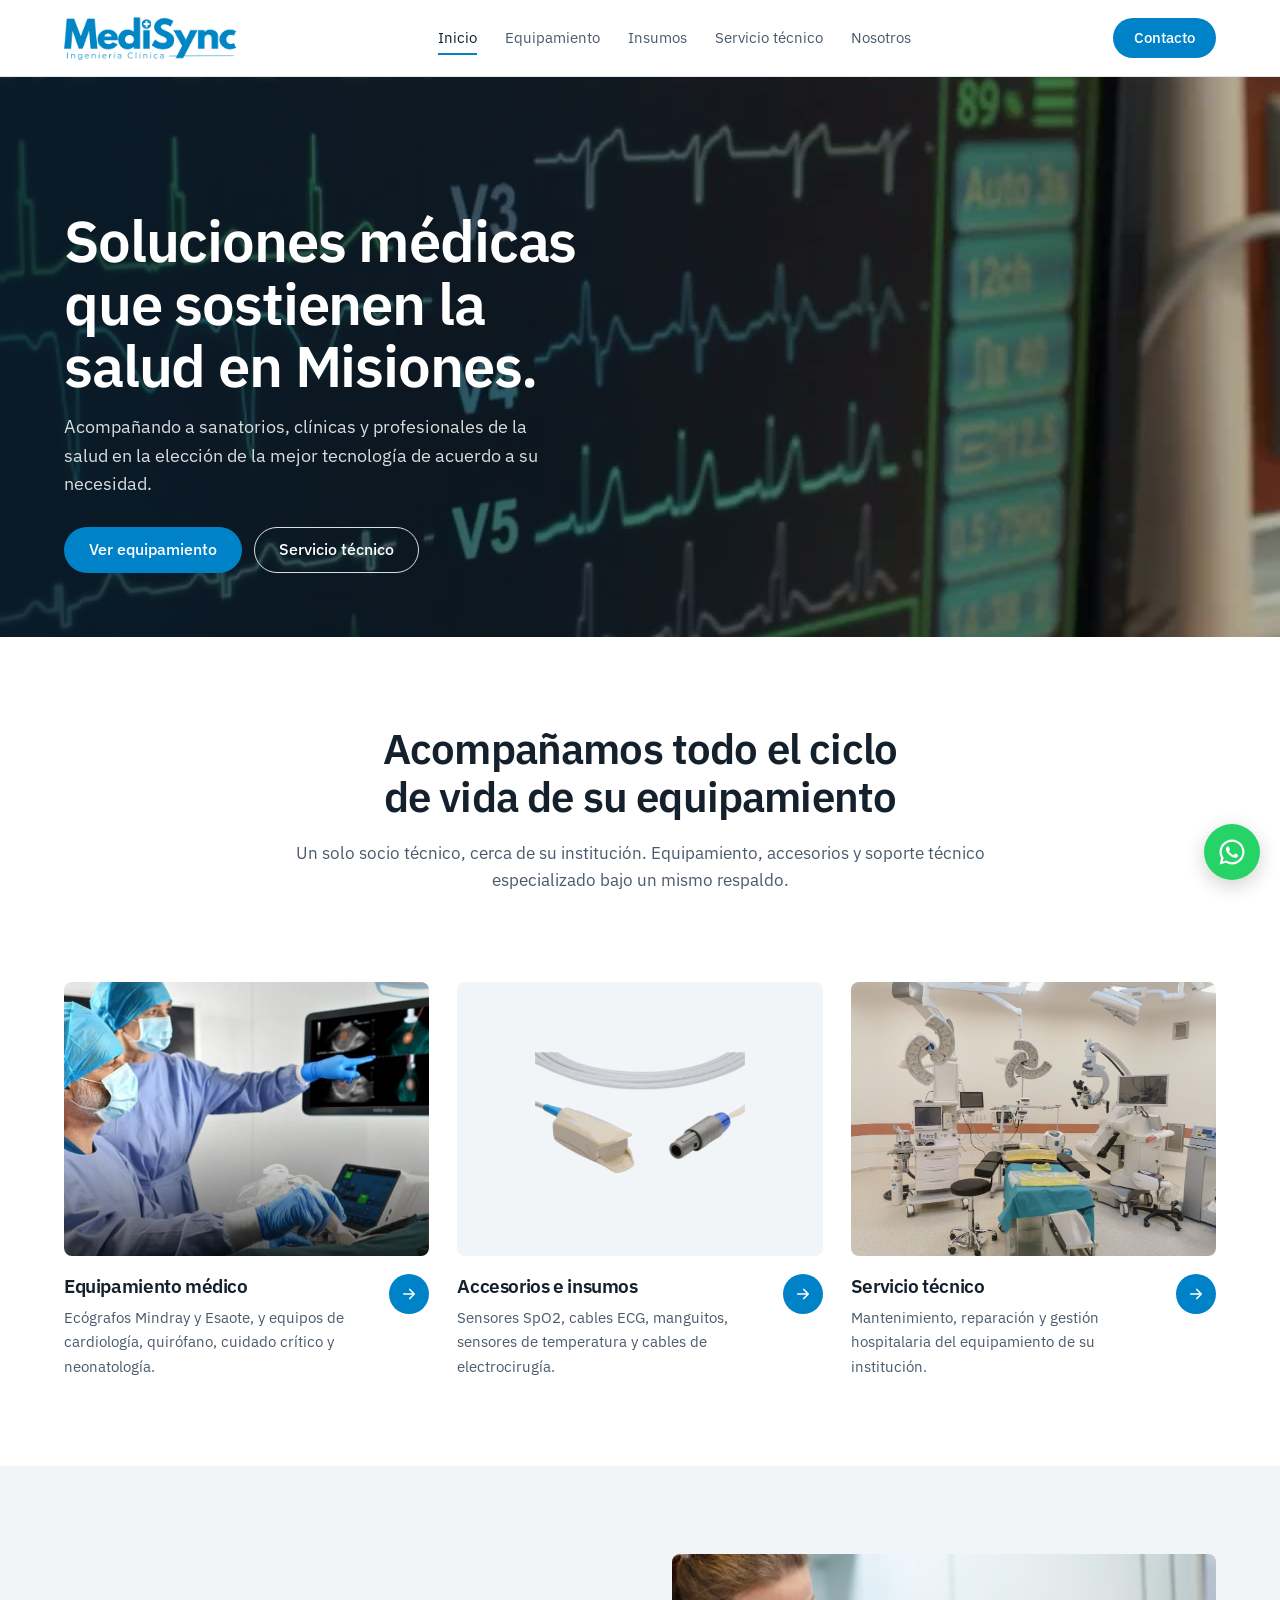
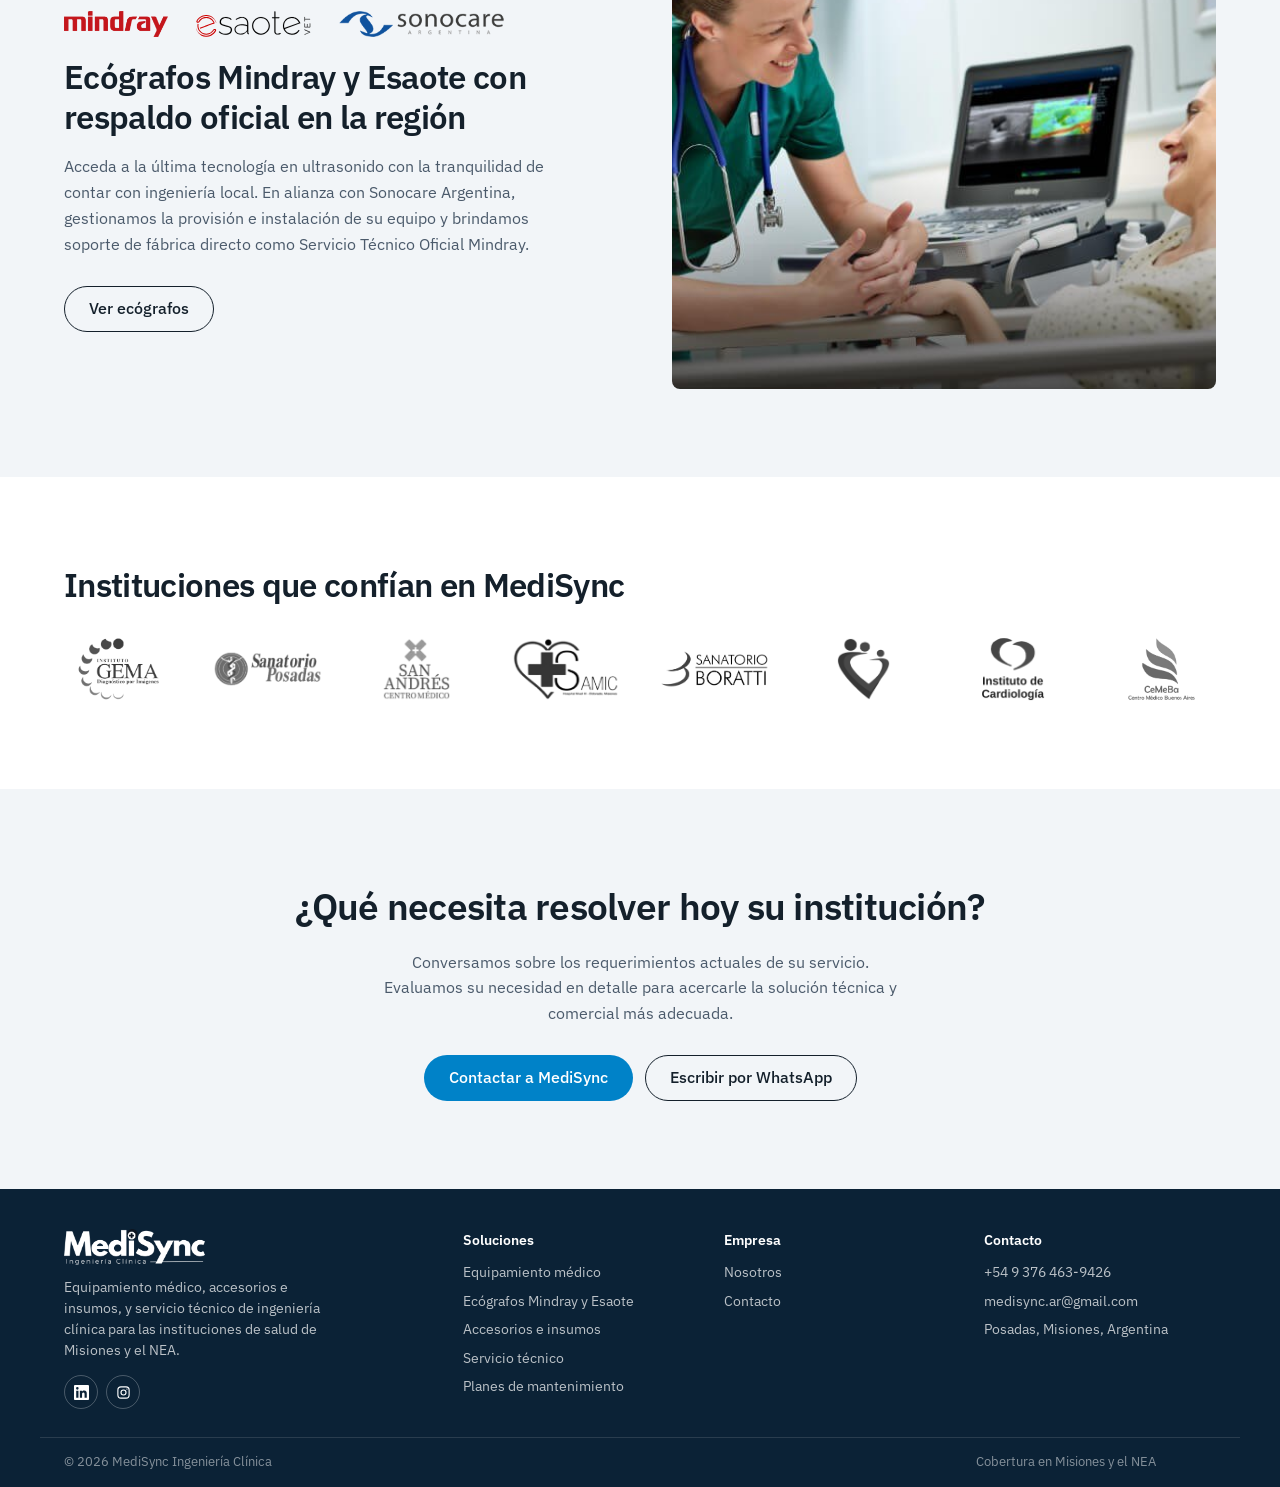
<file: index.html>
<!doctype html>
<html lang="es">
<head>
<meta charset="utf-8">
<meta name="viewport" content="width=device-width, initial-scale=1, viewport-fit=cover">
<title>MediSync | Equipamiento médico, insumos y servicio técnico – Misiones</title>
<meta name="description" content="Venta de equipamiento médico, accesorios e insumos, y servicio técnico de ingeniería clínica en Misiones.">
<meta property="og:type" content="website">
<meta property="og:locale" content="es_AR">
<meta property="og:site_name" content="MediSync Ingeniería Clínica">
<meta property="og:title" content="MediSync | Equipamiento médico, insumos y servicio técnico – Misiones">
<meta property="og:description" content="Venta de equipamiento médico, accesorios e insumos, y servicio técnico de ingeniería clínica en Misiones.">
<meta property="og:image" content="img/logo1.png">
<meta property="og:url" content="https://medisync.com.ar/index.html">
<meta name="twitter:card" content="summary">
<link rel="icon" type="image/x-icon" href="img/favicon.ico">
<link rel="canonical" href="https://medisync.com.ar/index.html">
<script type="application/ld+json">
{
  "@context": "https://schema.org",
  "@type": "MedicalBusiness",
  "name": "MediSync Ingeniería Clínica",
  "image": "img/logo1.png",
  "description": "Venta de equipamiento médico, accesorios e insumos, y servicio técnico de ingeniería clínica en Misiones y el NEA.",
  "url": "https://medisync.com.ar/",
  "telephone": "+543764639426",
  "email": "medisync.ar@gmail.com",
  "address": {
    "@type": "PostalAddress",
    "addressLocality": "Posadas",
    "addressRegion": "Misiones",
    "addressCountry": "AR"
  },
  "areaServed": {
    "@type": "State",
    "name": "Misiones"
  },
  "sameAs": [
    "https://www.instagram.com/medi.sync",
    "https://www.linkedin.com/company/medi-sync-arg"
  ]
}
</script>
<!-- Meta Pixel Code -->
<script>
!function(f,b,e,v,n,t,s)
{if(f.fbq)return;n=f.fbq=function(){n.callMethod?
n.callMethod.apply(n,arguments):n.queue.push(arguments)};
if(!f._fbq)f._fbq=n;n.push=n;n.loaded=!0;n.version='2.0';
n.queue=[];t=b.createElement(e);t.async=!0;
t.src=v;s=b.getElementsByTagName(e)[0];
s.parentNode.insertBefore(t,s)}(window, document,'script',
'https://connect.facebook.net/en_US/fbevents.js');
fbq('init', '1531481185148604');
fbq('track', 'PageView');
</script>
<noscript><img height="1" width="1" style="display:none"
src="https://www.facebook.com/tr?id=1531481185148604&ev=PageView&noscript=1"
/></noscript>
<!-- End Meta Pixel Code -->
<link rel="preconnect" href="https://fonts.googleapis.com">
<link rel="preconnect" href="https://fonts.gstatic.com" crossorigin>
<link href="https://fonts.googleapis.com/css2?family=IBM+Plex+Sans:wght@400;500;600&display=swap" rel="stylesheet">
<link rel="stylesheet" href="styles.css">
</head>
<body>
<header class="site">
  <div class="wrap nav">
    <a href="index.html" aria-label="MediSync, inicio"><img src="img/logo-header.png" alt="MediSync Ingeniería Clínica"></a>
    <ul><li><a href="index.html" aria-current="page">Inicio</a></li><li><a href="equipos.html">Equipamiento</a></li><li><a href="tienda.html">Insumos</a></li><li><a href="servicios.html">Servicio técnico</a></li><li><a href="nosotros.html">Nosotros</a></li></ul>
    <a class="btn btn-primary" href="contacto.html">Contacto</a>
    <button class="menu-btn" type="button" aria-label="Abrir menú" aria-expanded="false" aria-controls="mmenu"><svg viewBox="0 0 24 24" fill="none" stroke="currentColor" stroke-width="2" stroke-linecap="round"><path d="M4 7h16M4 12h16M4 17h16"/></svg></button>
  </div>
  <nav class="mobile-menu" id="mmenu" aria-label="Menú"><a href="index.html" aria-current="page">Inicio</a><a href="equipos.html">Equipamiento</a><a href="tienda.html">Insumos</a><a href="servicios.html">Servicio técnico</a><a href="nosotros.html">Nosotros</a><a href="contacto.html">Contacto</a></nav>
</header>


<section class="hero tall has-poster" style="background-image:url('img/hero-poster.jpg')">
  <video autoplay muted loop playsinline preload="auto" poster="img/hero-poster.jpg" aria-hidden="true"><source src="img/hero.mp4" type="video/mp4"></video>
  <div class="wrap">
    <h1 style="max-width:18ch">Soluciones médicas que sostienen la salud en Misiones.</h1>
    <p>Acompañando a sanatorios, clínicas y profesionales de la salud en la elección de la mejor tecnología de acuerdo a su necesidad.</p>
    <div class="actions"><a class="btn btn-primary" href="equipos.html">Ver equipamiento</a><a class="btn btn-outline-light" href="servicios.html">Servicio técnico</a></div>
  </div>
</section>

<section class="block">
  <div class="wrap intro">
    <h2>Acompañamos todo el ciclo de vida de su equipamiento</h2>
    <p>Un solo socio técnico, cerca de su institución. Equipamiento, accesorios y soporte técnico especializado bajo un mismo respaldo.</p>
  </div>
</section>

<section class="block" style="padding-top:0">
  <div class="wrap">
    <div class="cats">
      <a class="cat" href="equipos.html"><div class="ph"><img src="img/mr-general.jpg" alt="Profesionales analizando imágenes en un monitor Mindray" loading="lazy"></div><div class="row"><div><h3>Equipamiento médico</h3><p>Ecógrafos Mindray y Esaote, y equipos de cardiología, quirófano, cuidado crítico y neonatología.</p></div><span class="arrow" aria-hidden="true"><svg viewBox="0 0 24 24" fill="none" stroke="currentColor" stroke-width="2.2" stroke-linecap="round" stroke-linejoin="round"><path d="M5 12h14M13 6l6 6-6 6"/></svg></span></div></a>
      <a class="cat" href="tienda.html"><div class="ph product"><img src="img/spo2.png" alt="Sensor de oximetría" loading="lazy"></div><div class="row"><div><h3>Accesorios e insumos</h3><p>Sensores SpO2, cables ECG, manguitos, sensores de temperatura y cables de electrocirugía.</p></div><span class="arrow" aria-hidden="true"><svg viewBox="0 0 24 24" fill="none" stroke="currentColor" stroke-width="2.2" stroke-linecap="round" stroke-linejoin="round"><path d="M5 12h14M13 6l6 6-6 6"/></svg></span></div></a>
      <a class="cat" href="servicios.html"><div class="ph"><img src="img/p-servicio.jpg" alt="Quirófano con lámparas y equipamiento" loading="lazy"></div><div class="row"><div><h3>Servicio técnico</h3><p>Mantenimiento, reparación y gestión hospitalaria del equipamiento de su institución.</p></div><span class="arrow" aria-hidden="true"><svg viewBox="0 0 24 24" fill="none" stroke="currentColor" stroke-width="2.2" stroke-linecap="round" stroke-linejoin="round"><path d="M5 12h14M13 6l6 6-6 6"/></svg></span></div></a>
    </div>
  </div>
</section>

<section class="block tinted">
  <div class="wrap">
    <div class="split"><div><div class="brand-row"><img src="img/marca-mindray.png" alt="Mindray" width="397" height="99"><img src="img/marca-esaote.svg" alt="Esaote" width="260" height="59"><img src="img/marca-sonocare.png" alt="Sonocare Argentina" width="241" height="38"></div><h2>Ecógrafos Mindray y Esaote con respaldo oficial en la región</h2><p>Acceda a la última tecnología en ultrasonido con la tranquilidad de contar con ingeniería local. En alianza con Sonocare Argentina, gestionamos la provisión e instalación de su equipo y brindamos soporte de fábrica directo como Servicio Técnico Oficial Mindray.</p><a class="btn btn-outline" href="equipos.html#ecografos">Ver ecógrafos</a></div><div class="ph"><img src="img/mr-cardio.jpg" alt="Profesional junto a una paciente y un ecógrafo portátil Mindray" loading="lazy"></div></div>
  </div>
</section>

<section class="block">
  <div class="wrap">
    <div class="head-row"><h2>Instituciones que confían en MediSync</h2></div>
    <div class="logos"><img src="img/sanatorio1.png" alt="Institución cliente 1" loading="lazy"><img src="img/sanatorio2.png" alt="Institución cliente 2" loading="lazy"><img src="img/sanatorio3.png" alt="Institución cliente 3" loading="lazy"><img src="img/sanatorio4.png" alt="Institución cliente 4" loading="lazy"><img src="img/sanatorio5.png" alt="Institución cliente 5" loading="lazy"><img src="img/sanatorio6.png" alt="Institución cliente 6" loading="lazy"><img src="img/sanatorio7.png" alt="Instituto de Cardiología y Cirugía Cardiovascular, Posadas" loading="lazy"><img src="img/sanatorio8.png" alt="CeMeBa, Centro Médico Buenos Aires" loading="lazy"></div>
  </div>
</section>
<section class="block tinted cta"><div class="wrap"><h2>¿Qué necesita resolver hoy su institución?</h2><p>Conversamos sobre los requerimientos actuales de su servicio. Evaluamos su necesidad en detalle para acercarle la solución técnica y comercial más adecuada.</p><div class="actions"><a class="btn btn-primary" href="contacto.html">Contactar a MediSync</a><a class="btn btn-outline" href="https://wa.me/5493764639426?text=Hola%2C%20quiero%20hacer%20una%20consulta%20a%20MediSync.">Escribir por WhatsApp</a></div></div></section>

<footer>
  <div class="wrap foot">
    <div class="foot-brand">
      <img src="img/logo-white.png" alt="MediSync Ingeniería Clínica">
      <p>Equipamiento médico, accesorios e insumos, y servicio técnico de ingeniería clínica para las instituciones de salud de Misiones y el NEA.</p>
      <div class="social">
        <a href="https://www.linkedin.com/company/medi-sync-arg" target="_blank" rel="noopener" aria-label="MediSync en LinkedIn"><svg viewBox="0 0 24 24" fill="currentColor" aria-hidden="true"><path d="M20.45 20.45h-3.55v-5.57c0-1.33-.03-3.04-1.85-3.04-1.85 0-2.14 1.45-2.14 2.94v5.67H9.35V9h3.41v1.56h.05c.48-.9 1.64-1.85 3.37-1.85 3.6 0 4.27 2.37 4.27 5.46v6.28zM5.34 7.43a2.06 2.06 0 110-4.12 2.06 2.06 0 010 4.12zM7.12 20.45H3.56V9h3.56v11.45zM22.22 0H1.77C.79 0 0 .77 0 1.73v20.54C0 23.23.79 24 1.77 24h20.45c.98 0 1.78-.77 1.78-1.73V1.73C24 .77 23.2 0 22.22 0z"/></svg></a>
        <a href="https://www.instagram.com/medi.sync" target="_blank" rel="noopener" aria-label="MediSync en Instagram"><svg viewBox="0 0 24 24" fill="none" stroke="currentColor" stroke-width="1.8" aria-hidden="true"><rect x="3" y="3" width="18" height="18" rx="5"/><circle cx="12" cy="12" r="4"/><circle cx="17.5" cy="6.5" r="1" fill="currentColor" stroke="none"/></svg></a>
      </div>
    </div>
    <div>
      <h3>Soluciones</h3>
      <ul>
        <li><a href="equipos.html">Equipamiento médico</a></li>
        <li><a href="equipos.html#ecografos">Ecógrafos Mindray y Esaote</a></li>
        <li><a href="tienda.html">Accesorios e insumos</a></li>
        <li><a href="servicios.html">Servicio técnico</a></li>
        <li><a href="servicios.html#planes">Planes de mantenimiento</a></li>
      </ul>
    </div>
    <div>
      <h3>Empresa</h3>
      <ul>
        <li><a href="nosotros.html">Nosotros</a></li>
        <li><a href="contacto.html">Contacto</a></li>
      </ul>
    </div>
    <div>
      <h3>Contacto</h3>
      <ul class="plain">
        <li><a href="https://wa.me/5493764639426" target="_blank" rel="noopener">+54 9 376 463-9426</a></li>
        <li>medisync.ar@gmail.com</li>
        <li>Posadas, Misiones, Argentina</li>
      </ul>
    </div>
  </div>
  <div class="wrap foot-bottom">
    <span>© 2026 MediSync Ingeniería Clínica</span>
    <span>Cobertura en Misiones y el NEA</span>
  </div>
</footer>
<a class="wa-float" href="https://wa.me/5493764639426?text=Hola%2C%20quiero%20hacer%20una%20consulta%20a%20MediSync." target="_blank" rel="noopener" aria-label="Escribir por WhatsApp"><svg viewBox="0 0 48 48" aria-hidden="true"><path fill="#fff" d="M24 4C13 4 4 13 4 24c0 3.6.97 7 2.66 9.93L4 44l10.3-2.62A19.9 19.9 0 0024 44c11 0 20-9 20-20S35 4 24 4zm0 36.4a16.3 16.3 0 01-8.3-2.27l-.6-.35-6.1 1.56 1.62-5.9-.38-.6A16.4 16.4 0 1124 40.4zm9-12.26c-.5-.25-2.9-1.43-3.35-1.59-.44-.16-.76-.24-1.08.25-.32.5-1.26 1.59-1.54 1.92-.28.32-.57.36-1.06.12a13.3 13.3 0 01-3.9-2.41 14.6 14.6 0 01-2.7-3.36c-.28-.5 0-.76.21-1.01.2-.22.5-.57.74-.86.25-.28.33-.5.5-.83.16-.32.08-.61-.04-.86-.12-.25-1.08-2.62-1.48-3.58-.39-.94-.79-.81-1.08-.83l-.92-.01c-.32 0-.85.12-1.3.61s-1.7 1.65-1.7 4.02 1.74 4.66 1.98 4.99 3.42 5.22 8.28 7.32c1.09.47 1.94.75 2.6.96 1.1.35 2.1.3 2.88.18.88-.13 2.7-1.1 3.09-2.17.38-1.06.38-1.97.26-2.16-.12-.19-.44-.31-.92-.55z"/></svg></a>
<script>
(function () {
  /* Cada página nueva arranca arriba (al volver con "Atrás" se respeta la posición) */
  function top() {
    var n = performance.getEntriesByType && performance.getEntriesByType('navigation')[0];
    if (!location.hash && (!n || n.type !== 'back_forward')) window.scrollTo(0, 0);
  }
  top(); window.addEventListener('load', function () { top(); setTimeout(top, 80); });
  var b = document.querySelector('.menu-btn'), m = document.getElementById('mmenu');
  b.addEventListener('click', function () { var o = m.classList.toggle('open'); b.setAttribute('aria-expanded', String(o)); });
})();
</script>

</body>
</html>
</file>
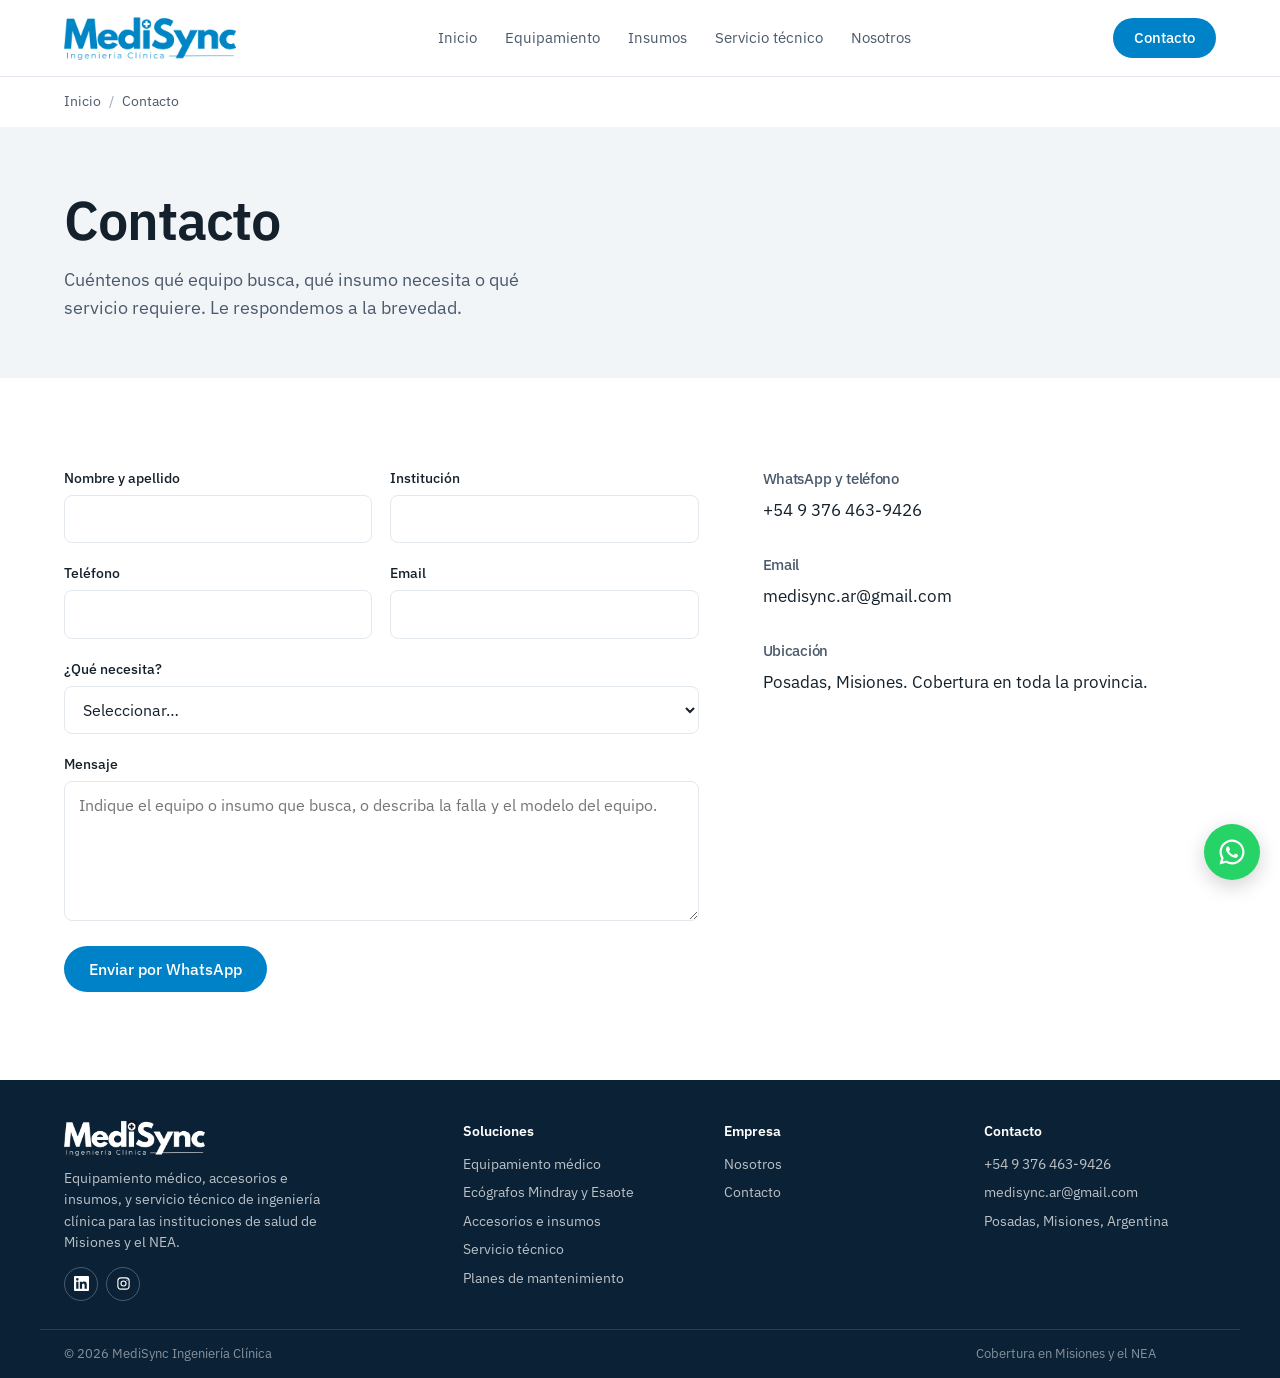
<file: contacto.html>
<!doctype html>
<html lang="es">
<head>
<meta charset="utf-8">
<meta name="viewport" content="width=device-width, initial-scale=1, viewport-fit=cover">
<title>Contacto | MediSync Ingeniería Clínica – Posadas, Misiones</title>
<meta name="description" content="Contacte a MediSync para consultar por equipamiento médico, accesorios e insumos o servicio técnico en Misiones. Teléfono, WhatsApp y email.">
<meta property="og:type" content="website">
<meta property="og:locale" content="es_AR">
<meta property="og:site_name" content="MediSync Ingeniería Clínica">
<meta property="og:title" content="Contacto | MediSync Ingeniería Clínica – Posadas, Misiones">
<meta property="og:description" content="Contacte a MediSync para consultar por equipamiento médico, accesorios e insumos o servicio técnico en Misiones. Teléfono, WhatsApp y email.">
<meta property="og:image" content="img/logo1.png">
<meta property="og:url" content="https://medisync.com.ar/contacto.html">
<meta name="twitter:card" content="summary">
<link rel="icon" type="image/x-icon" href="img/favicon.ico">
<link rel="canonical" href="https://medisync.com.ar/contacto.html">
<!-- Meta Pixel Code -->
<script>
!function(f,b,e,v,n,t,s)
{if(f.fbq)return;n=f.fbq=function(){n.callMethod?
n.callMethod.apply(n,arguments):n.queue.push(arguments)};
if(!f._fbq)f._fbq=n;n.push=n;n.loaded=!0;n.version='2.0';
n.queue=[];t=b.createElement(e);t.async=!0;
t.src=v;s=b.getElementsByTagName(e)[0];
s.parentNode.insertBefore(t,s)}(window, document,'script',
'https://connect.facebook.net/en_US/fbevents.js');
fbq('init', '1531481185148604');
fbq('track', 'PageView');
</script>
<noscript><img height="1" width="1" style="display:none"
src="https://www.facebook.com/tr?id=1531481185148604&ev=PageView&noscript=1"
/></noscript>
<!-- End Meta Pixel Code -->
<link rel="preconnect" href="https://fonts.googleapis.com">
<link rel="preconnect" href="https://fonts.gstatic.com" crossorigin>
<link href="https://fonts.googleapis.com/css2?family=IBM+Plex+Sans:wght@400;500;600&display=swap" rel="stylesheet">
<link rel="stylesheet" href="styles.css">
</head>
<body>
<header class="site">
  <div class="wrap nav">
    <a href="index.html" aria-label="MediSync, inicio"><img src="img/logo-header.png" alt="MediSync Ingeniería Clínica"></a>
    <ul><li><a href="index.html">Inicio</a></li><li><a href="equipos.html">Equipamiento</a></li><li><a href="tienda.html">Insumos</a></li><li><a href="servicios.html">Servicio técnico</a></li><li><a href="nosotros.html">Nosotros</a></li></ul>
    <a class="btn btn-primary" href="contacto.html">Contacto</a>
    <button class="menu-btn" type="button" aria-label="Abrir menú" aria-expanded="false" aria-controls="mmenu"><svg viewBox="0 0 24 24" fill="none" stroke="currentColor" stroke-width="2" stroke-linecap="round"><path d="M4 7h16M4 12h16M4 17h16"/></svg></button>
  </div>
  <nav class="mobile-menu" id="mmenu" aria-label="Menú"><a href="index.html">Inicio</a><a href="equipos.html">Equipamiento</a><a href="tienda.html">Insumos</a><a href="servicios.html">Servicio técnico</a><a href="nosotros.html">Nosotros</a><a href="contacto.html" aria-current="page">Contacto</a></nav>
</header>
<div class="wrap crumbs" aria-label="Ubicación"><a href="index.html">Inicio</a><span>/</span>Contacto</div>

<section class="hero-light simple">
  <div class="wrap">
    <div>
      <h1>Contacto</h1>
      <p>Cuéntenos qué equipo busca, qué insumo necesita o qué servicio requiere. Le respondemos a la brevedad.</p>
    </div>
  </div>
</section>
<section class="block">
  <div class="wrap contact">
    <form class="form" id="cform">
      <div class="two">
        <div><label for="nombre">Nombre y apellido</label><input id="nombre" name="nombre" autocomplete="name" required></div>
        <div><label for="inst">Institución</label><input id="inst" name="inst" autocomplete="organization"></div>
      </div>
      <div class="two">
        <div><label for="tel">Teléfono</label><input id="tel" name="tel" type="tel" autocomplete="tel" required></div>
        <div><label for="mail">Email</label><input id="mail" name="mail" type="email" autocomplete="email"></div>
      </div>
      <div><label for="need">¿Qué necesita?</label>
        <select id="need" name="need">
          <option value="">Seleccionar…</option>
          <optgroup label="Equipamiento"><option>Comprar un ecógrafo</option><option>Comprar otro equipo médico</option></optgroup>
          <optgroup label="Insumos y accesorios"><option>Accesorios o insumos</option><option>Repuesto específico</option></optgroup>
          <optgroup label="Servicio técnico"><option>Reparación de un equipo</option><option>Servicio técnico Mindray</option><option>Plan de mantenimiento</option><option>Relevamiento gratuito</option></optgroup>
          <option>Otra consulta</option>
        </select>
      </div>
      <div><label for="msg">Mensaje</label><textarea id="msg" name="msg" placeholder="Indique el equipo o insumo que busca, o describa la falla y el modelo del equipo." required></textarea></div>
      <button class="btn btn-primary" type="submit">Enviar por WhatsApp</button>
      <div class="ok" id="ok" role="status">Se abrió WhatsApp con su consulta ya escrita. Si no se abrió, escríbanos al +54 9 376 463-9426.</div>
    </form>
    <div class="info">
      <div><h3>WhatsApp y teléfono</h3><a href="https://wa.me/5493764639426" target="_blank" rel="noopener">+54 9 376 463-9426</a></div>
      <div><h3>Email</h3><p>medisync.ar@gmail.com</p></div>
      <div><h3>Ubicación</h3><p>Posadas, Misiones. Cobertura en toda la provincia.</p></div>
    </div>
  </div>
</section>

<footer>
  <div class="wrap foot">
    <div class="foot-brand">
      <img src="img/logo-white.png" alt="MediSync Ingeniería Clínica">
      <p>Equipamiento médico, accesorios e insumos, y servicio técnico de ingeniería clínica para las instituciones de salud de Misiones y el NEA.</p>
      <div class="social">
        <a href="https://www.linkedin.com/company/medi-sync-arg" target="_blank" rel="noopener" aria-label="MediSync en LinkedIn"><svg viewBox="0 0 24 24" fill="currentColor" aria-hidden="true"><path d="M20.45 20.45h-3.55v-5.57c0-1.33-.03-3.04-1.85-3.04-1.85 0-2.14 1.45-2.14 2.94v5.67H9.35V9h3.41v1.56h.05c.48-.9 1.64-1.85 3.37-1.85 3.6 0 4.27 2.37 4.27 5.46v6.28zM5.34 7.43a2.06 2.06 0 110-4.12 2.06 2.06 0 010 4.12zM7.12 20.45H3.56V9h3.56v11.45zM22.22 0H1.77C.79 0 0 .77 0 1.73v20.54C0 23.23.79 24 1.77 24h20.45c.98 0 1.78-.77 1.78-1.73V1.73C24 .77 23.2 0 22.22 0z"/></svg></a>
        <a href="https://www.instagram.com/medi.sync" target="_blank" rel="noopener" aria-label="MediSync en Instagram"><svg viewBox="0 0 24 24" fill="none" stroke="currentColor" stroke-width="1.8" aria-hidden="true"><rect x="3" y="3" width="18" height="18" rx="5"/><circle cx="12" cy="12" r="4"/><circle cx="17.5" cy="6.5" r="1" fill="currentColor" stroke="none"/></svg></a>
      </div>
    </div>
    <div>
      <h3>Soluciones</h3>
      <ul>
        <li><a href="equipos.html">Equipamiento médico</a></li>
        <li><a href="equipos.html#ecografos">Ecógrafos Mindray y Esaote</a></li>
        <li><a href="tienda.html">Accesorios e insumos</a></li>
        <li><a href="servicios.html">Servicio técnico</a></li>
        <li><a href="servicios.html#planes">Planes de mantenimiento</a></li>
      </ul>
    </div>
    <div>
      <h3>Empresa</h3>
      <ul>
        <li><a href="nosotros.html">Nosotros</a></li>
        <li><a href="contacto.html">Contacto</a></li>
      </ul>
    </div>
    <div>
      <h3>Contacto</h3>
      <ul class="plain">
        <li><a href="https://wa.me/5493764639426" target="_blank" rel="noopener">+54 9 376 463-9426</a></li>
        <li>medisync.ar@gmail.com</li>
        <li>Posadas, Misiones, Argentina</li>
      </ul>
    </div>
  </div>
  <div class="wrap foot-bottom">
    <span>© 2026 MediSync Ingeniería Clínica</span>
    <span>Cobertura en Misiones y el NEA</span>
  </div>
</footer>
<a class="wa-float" href="https://wa.me/5493764639426?text=Hola%2C%20quiero%20hacer%20una%20consulta%20a%20MediSync." target="_blank" rel="noopener" aria-label="Escribir por WhatsApp"><svg viewBox="0 0 48 48" aria-hidden="true"><path fill="#fff" d="M24 4C13 4 4 13 4 24c0 3.6.97 7 2.66 9.93L4 44l10.3-2.62A19.9 19.9 0 0024 44c11 0 20-9 20-20S35 4 24 4zm0 36.4a16.3 16.3 0 01-8.3-2.27l-.6-.35-6.1 1.56 1.62-5.9-.38-.6A16.4 16.4 0 1124 40.4zm9-12.26c-.5-.25-2.9-1.43-3.35-1.59-.44-.16-.76-.24-1.08.25-.32.5-1.26 1.59-1.54 1.92-.28.32-.57.36-1.06.12a13.3 13.3 0 01-3.9-2.41 14.6 14.6 0 01-2.7-3.36c-.28-.5 0-.76.21-1.01.2-.22.5-.57.74-.86.25-.28.33-.5.5-.83.16-.32.08-.61-.04-.86-.12-.25-1.08-2.62-1.48-3.58-.39-.94-.79-.81-1.08-.83l-.92-.01c-.32 0-.85.12-1.3.61s-1.7 1.65-1.7 4.02 1.74 4.66 1.98 4.99 3.42 5.22 8.28 7.32c1.09.47 1.94.75 2.6.96 1.1.35 2.1.3 2.88.18.88-.13 2.7-1.1 3.09-2.17.38-1.06.38-1.97.26-2.16-.12-.19-.44-.31-.92-.55z"/></svg></a>
<script>
(function () {
  /* Cada página nueva arranca arriba (al volver con "Atrás" se respeta la posición) */
  function top() {
    var n = performance.getEntriesByType && performance.getEntriesByType('navigation')[0];
    if (!location.hash && (!n || n.type !== 'back_forward')) window.scrollTo(0, 0);
  }
  top(); window.addEventListener('load', function () { top(); setTimeout(top, 80); });
  var b = document.querySelector('.menu-btn'), m = document.getElementById('mmenu');
  b.addEventListener('click', function () { var o = m.classList.toggle('open'); b.setAttribute('aria-expanded', String(o)); });
})();
</script>
<script>
document.getElementById('cform').addEventListener('submit', function (e) {
  e.preventDefault();
  var f = e.target, v = function (id) { return (document.getElementById(id).value || '').trim(); };
  if (!f.reportValidity()) return;
  var texto = 'Consulta desde el sitio web:\n\nNombre: ' + v('nombre') + '\nInstitución: ' + (v('inst') || 'No indicada') +
    '\nTeléfono: ' + v('tel') + '\nEmail: ' + (v('mail') || 'No indicado') + '\nNecesita: ' + (v('need') || 'No especificado') + '\n\nMensaje:\n' + v('msg');
  window.open('https://wa.me/5493764639426?text=' + encodeURIComponent(texto), '_blank');
  document.getElementById('ok').classList.add('show');
});
</script>
</body>
</html>
</file>
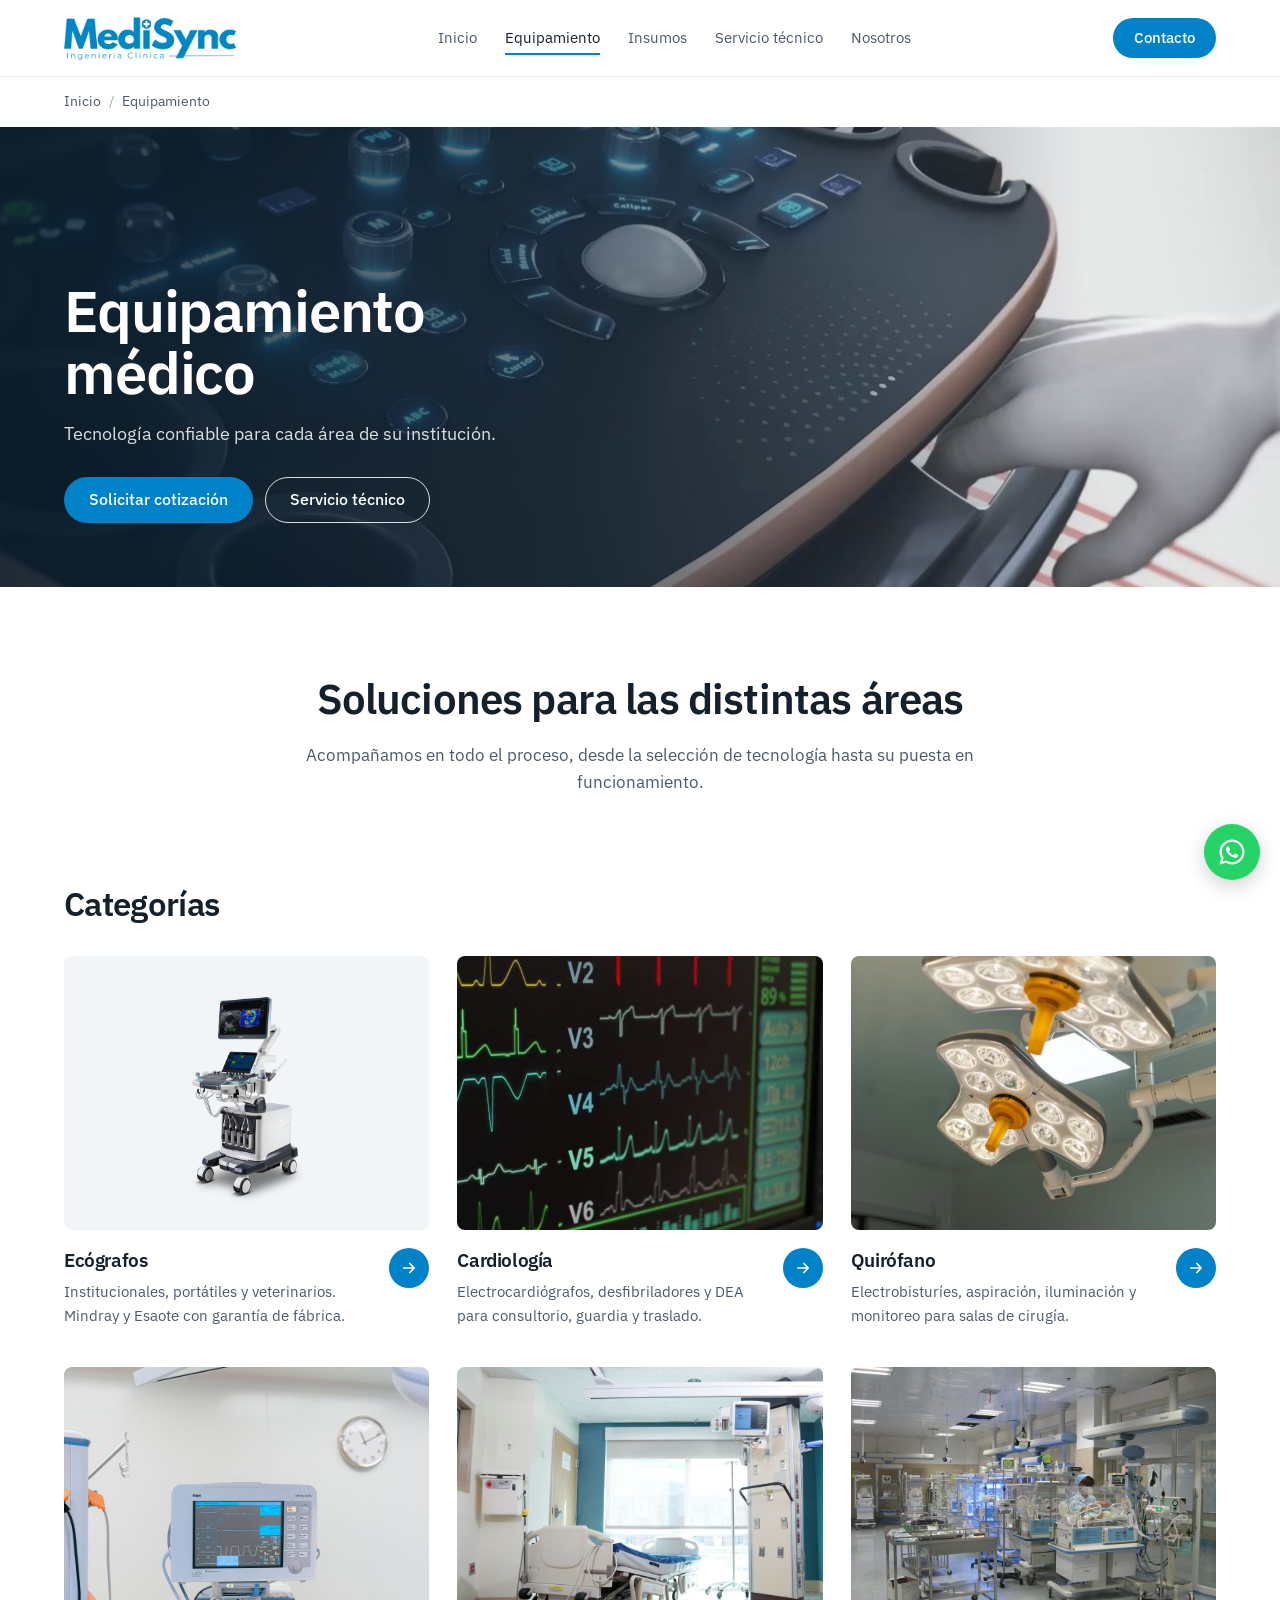
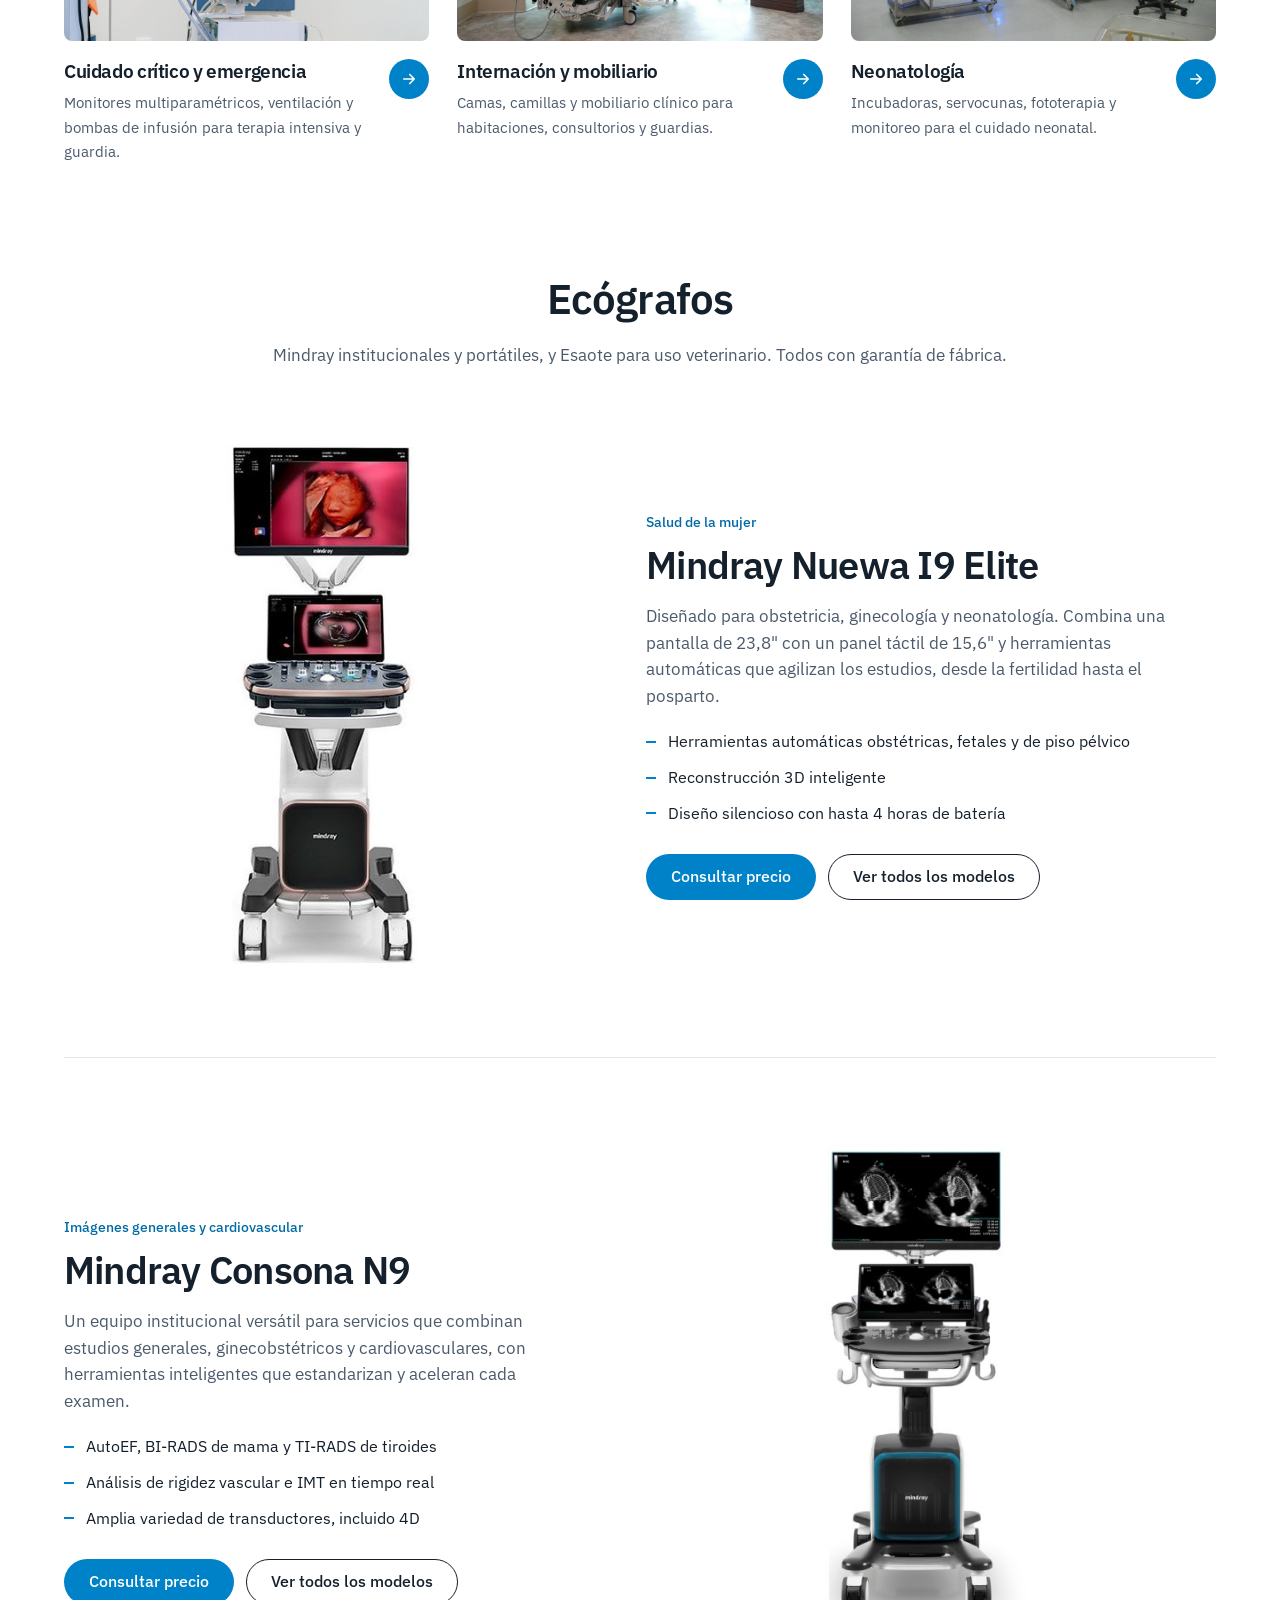
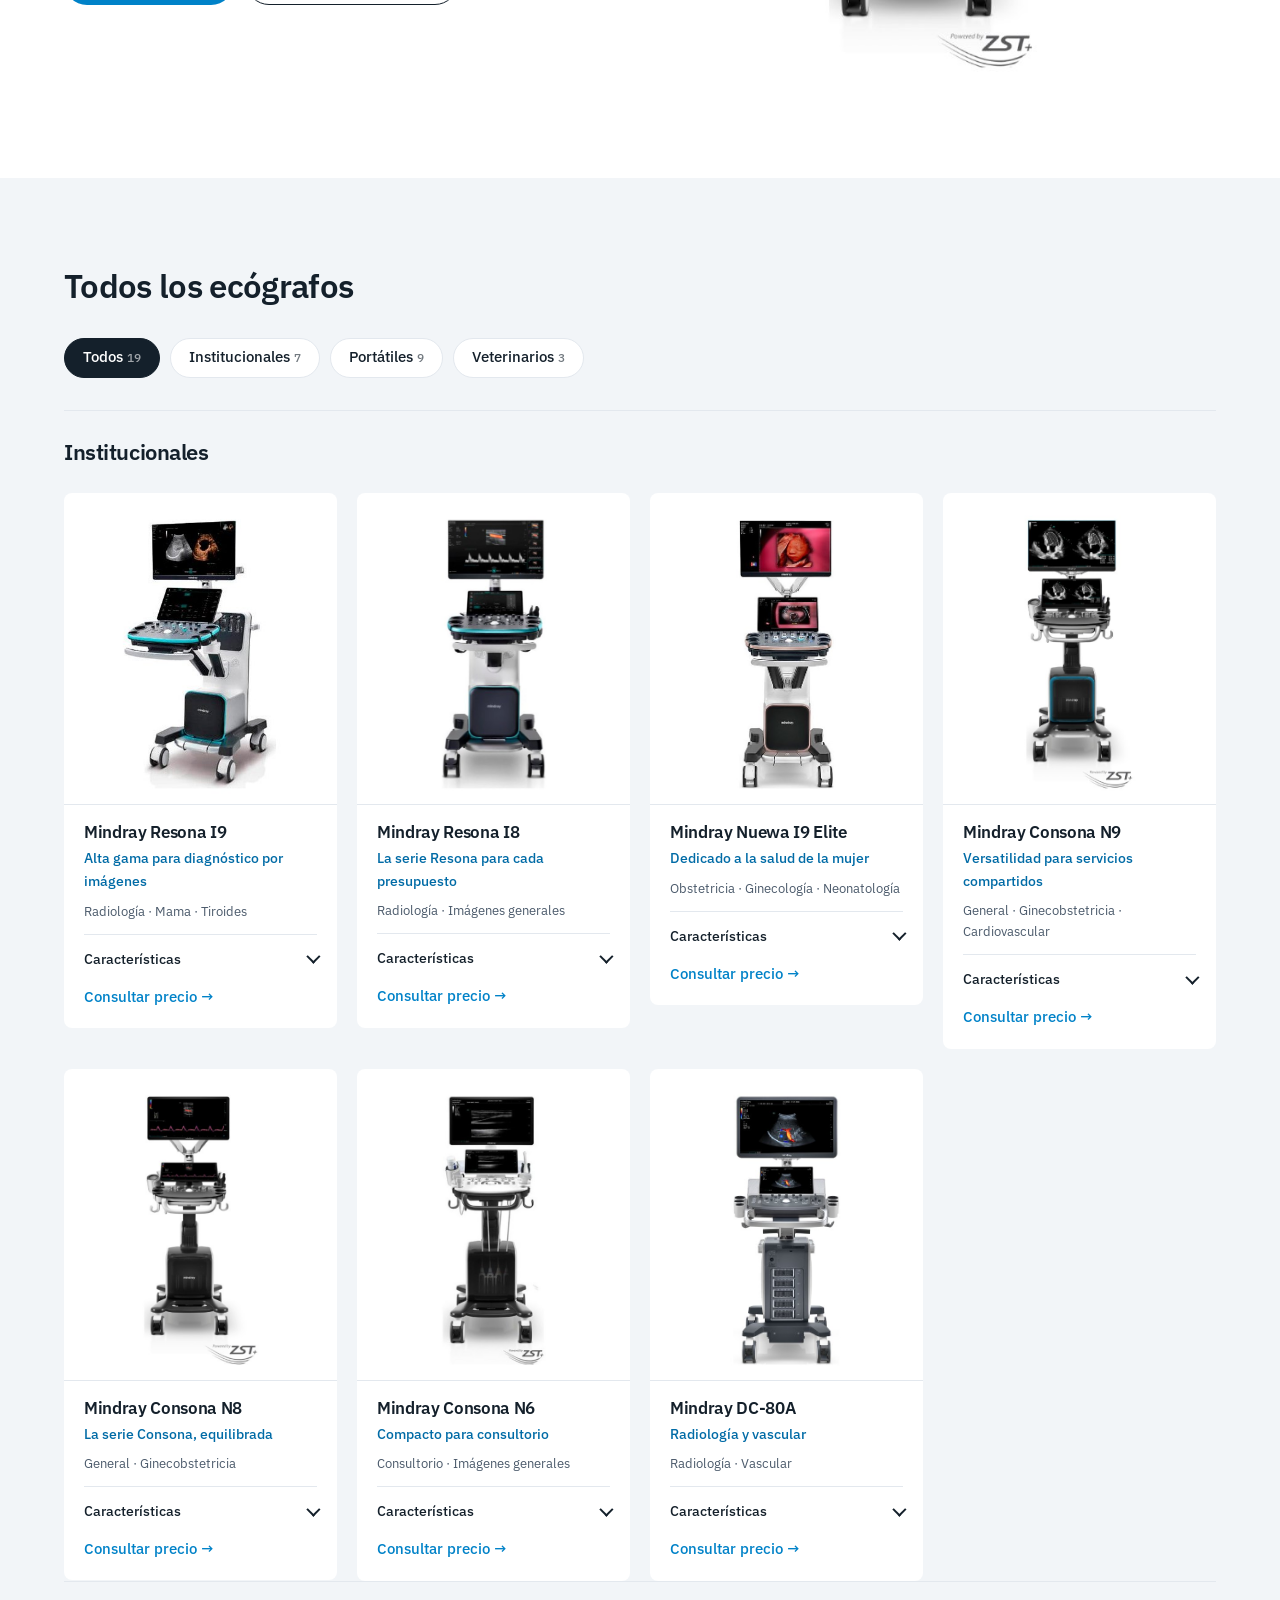
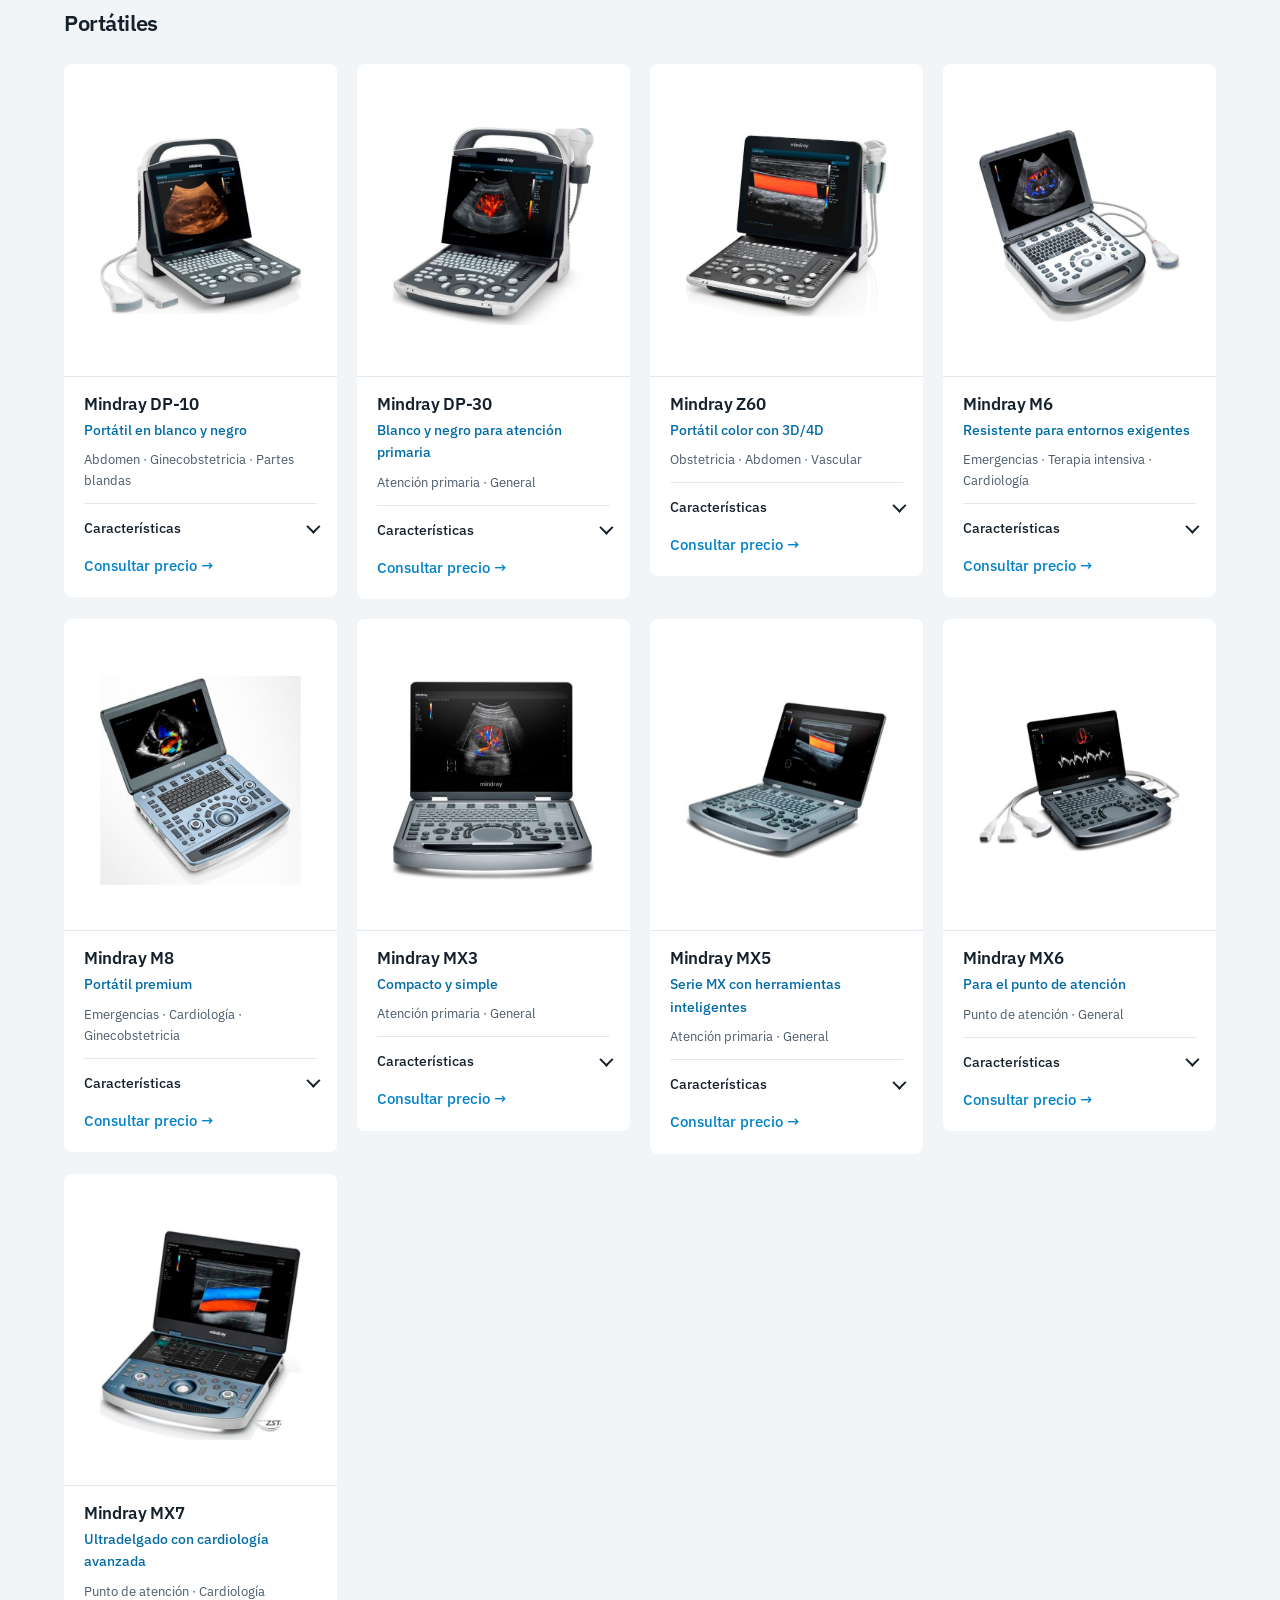
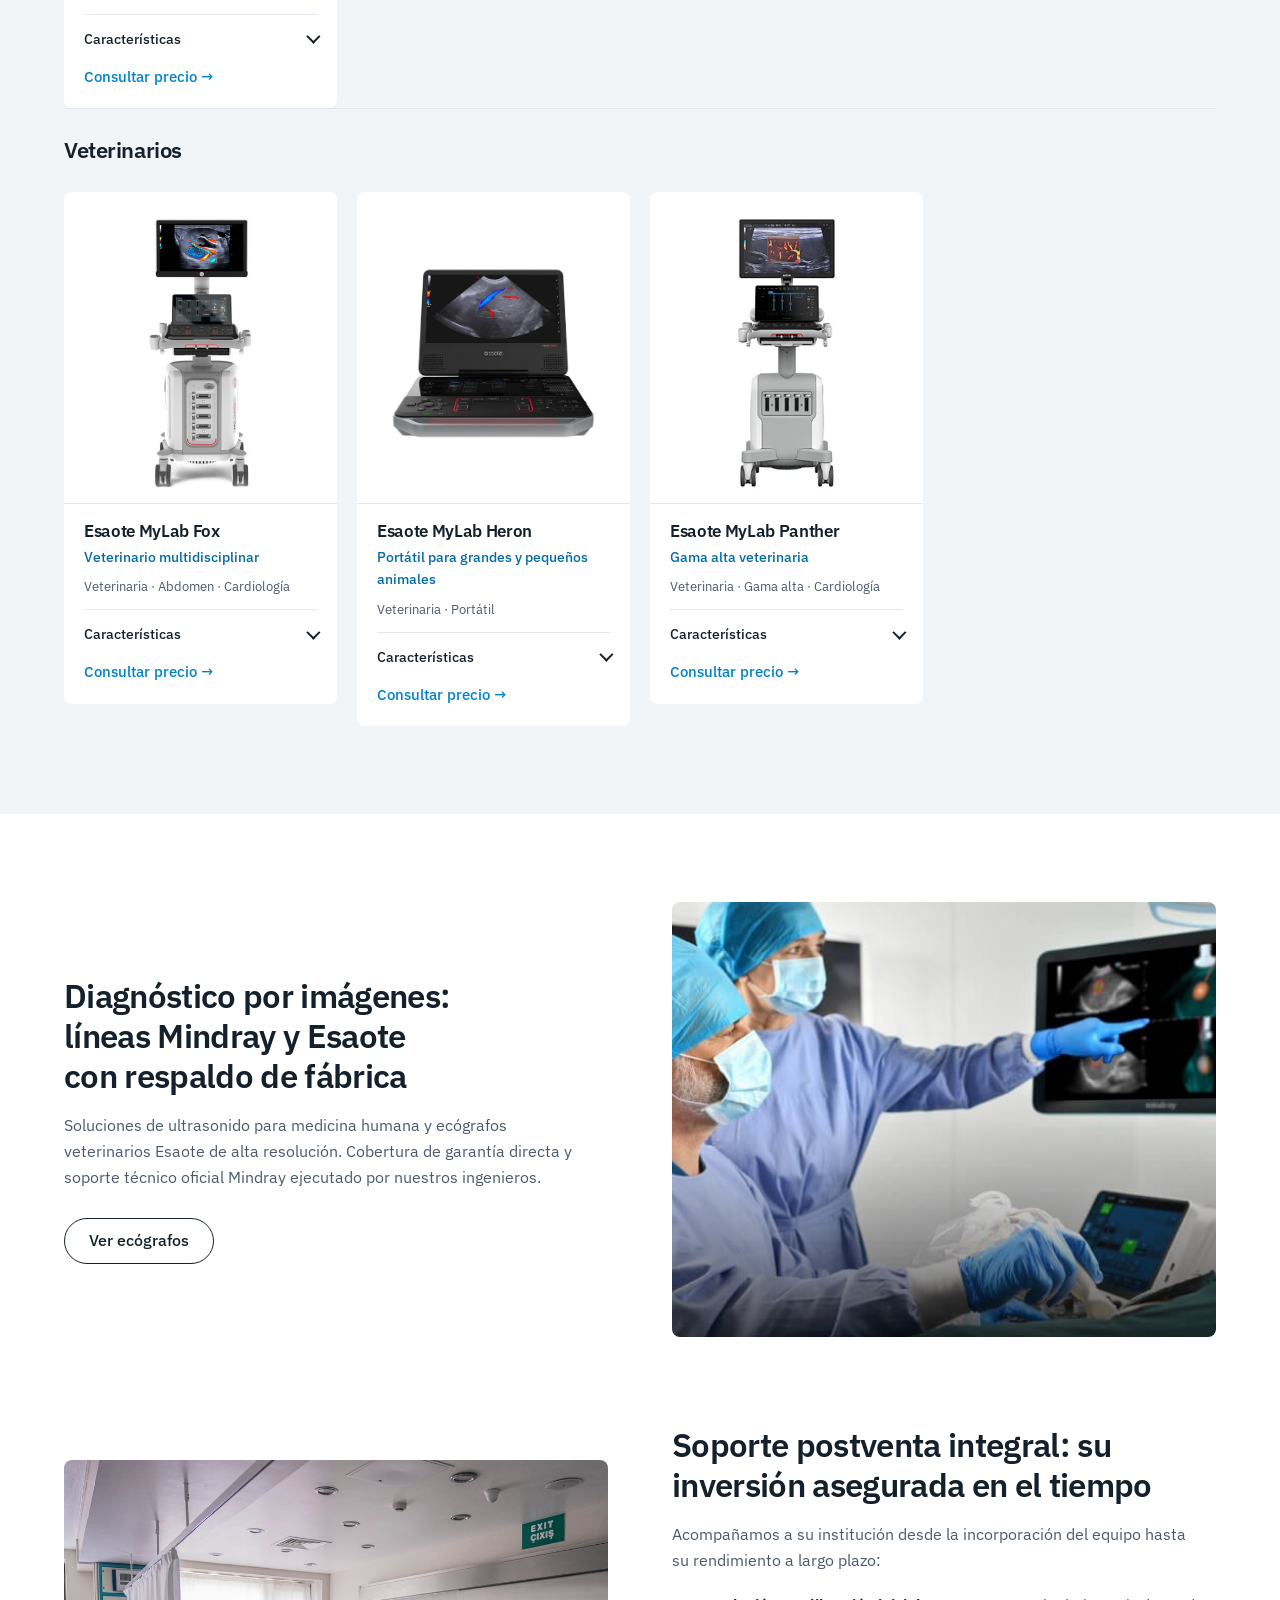
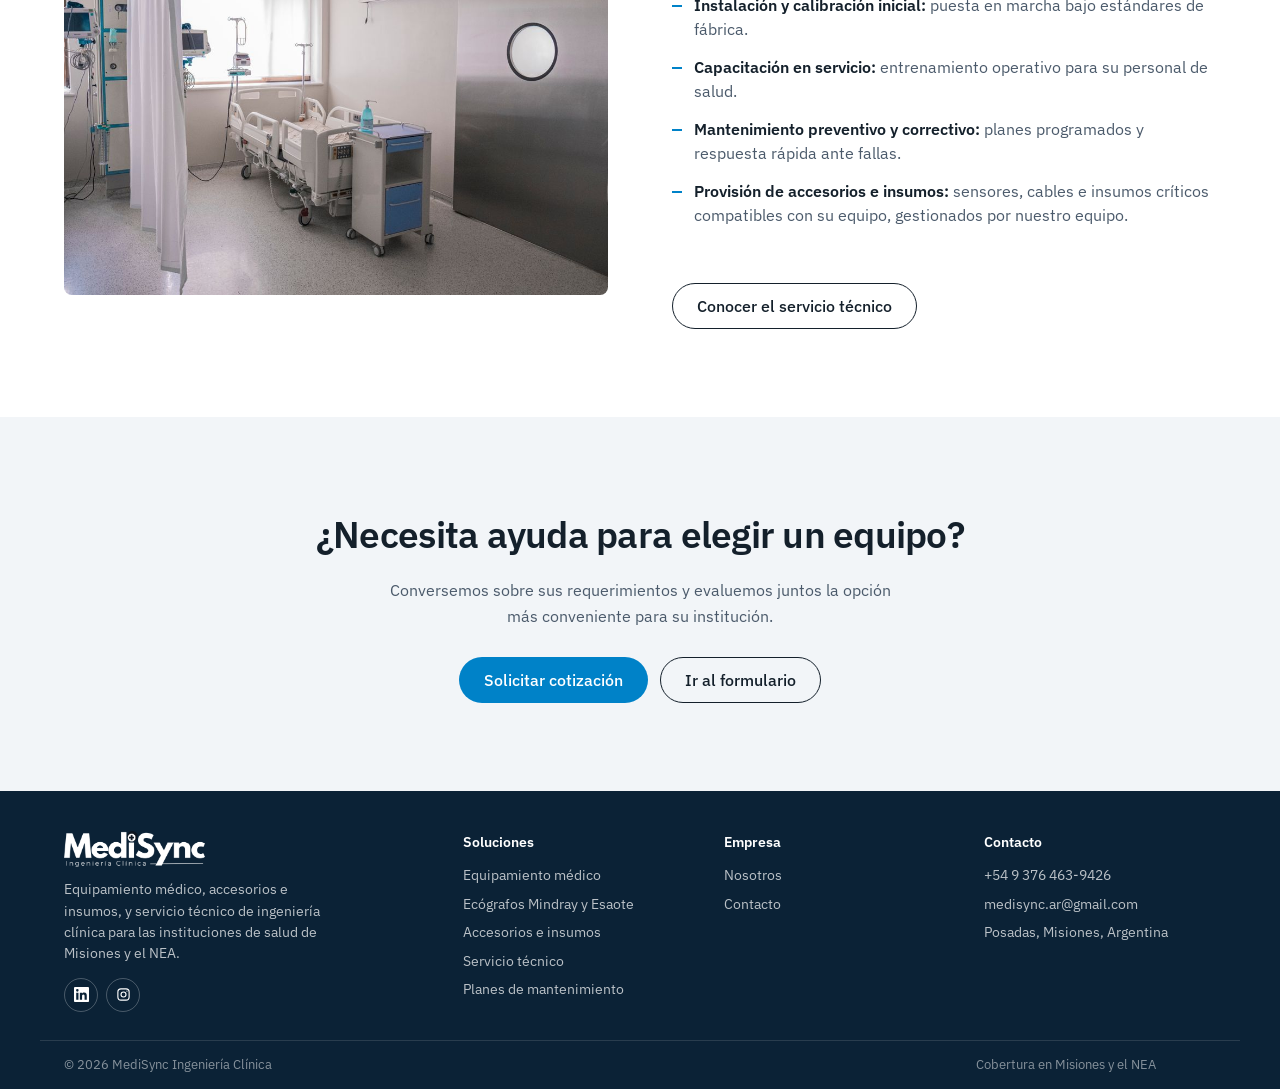
<file: equipos.html>
<!doctype html>
<html lang="es">
<head>
<meta charset="utf-8">
<meta name="viewport" content="width=device-width, initial-scale=1, viewport-fit=cover">
<title>Equipamiento médico | MediSync – Posadas, Misiones</title>
<meta name="description" content="Venta de equipamiento médico en Misiones: ecógrafos Mindray, ecógrafos veterinarios Esaote y equipos de monitoreo, cardiología, quirófano e infusión.">
<meta property="og:type" content="website">
<meta property="og:locale" content="es_AR">
<meta property="og:site_name" content="MediSync Ingeniería Clínica">
<meta property="og:title" content="Equipamiento médico | MediSync – Posadas, Misiones">
<meta property="og:description" content="Ecógrafos Mindray, ecógrafos veterinarios Esaote y equipamiento de monitoreo, cardiología, quirófano e infusión.">
<meta property="og:image" content="img/logo1.png">
<meta property="og:url" content="https://medisync.com.ar/equipos.html">
<meta name="twitter:card" content="summary">
<link rel="icon" type="image/x-icon" href="img/favicon.ico">
<link rel="canonical" href="https://medisync.com.ar/equipos.html">
<!-- Meta Pixel Code -->
<script>
!function(f,b,e,v,n,t,s)
{if(f.fbq)return;n=f.fbq=function(){n.callMethod?
n.callMethod.apply(n,arguments):n.queue.push(arguments)};
if(!f._fbq)f._fbq=n;n.push=n;n.loaded=!0;n.version='2.0';
n.queue=[];t=b.createElement(e);t.async=!0;
t.src=v;s=b.getElementsByTagName(e)[0];
s.parentNode.insertBefore(t,s)}(window, document,'script',
'https://connect.facebook.net/en_US/fbevents.js');
fbq('init', '1531481185148604');
fbq('track', 'PageView');
</script>
<noscript><img height="1" width="1" style="display:none"
src="https://www.facebook.com/tr?id=1531481185148604&ev=PageView&noscript=1"
/></noscript>
<!-- End Meta Pixel Code -->
<link rel="preconnect" href="https://fonts.googleapis.com">
<link rel="preconnect" href="https://fonts.gstatic.com" crossorigin>
<link href="https://fonts.googleapis.com/css2?family=IBM+Plex+Sans:wght@400;500;600&display=swap" rel="stylesheet">
<link rel="stylesheet" href="styles.css">
</head>
<body>
<header class="site">
  <div class="wrap nav">
    <a href="index.html" aria-label="MediSync, inicio"><img src="img/logo-header.png" alt="MediSync Ingeniería Clínica"></a>
    <ul><li><a href="index.html">Inicio</a></li><li><a href="equipos.html" aria-current="page">Equipamiento</a></li><li><a href="tienda.html">Insumos</a></li><li><a href="servicios.html">Servicio técnico</a></li><li><a href="nosotros.html">Nosotros</a></li></ul>
    <a class="btn btn-primary" href="contacto.html">Contacto</a>
    <button class="menu-btn" type="button" aria-label="Abrir menú" aria-expanded="false" aria-controls="mmenu"><svg viewBox="0 0 24 24" fill="none" stroke="currentColor" stroke-width="2" stroke-linecap="round"><path d="M4 7h16M4 12h16M4 17h16"/></svg></button>
  </div>
  <nav class="mobile-menu" id="mmenu" aria-label="Menú"><a href="index.html">Inicio</a><a href="equipos.html" aria-current="page">Equipamiento</a><a href="tienda.html">Insumos</a><a href="servicios.html">Servicio técnico</a><a href="nosotros.html">Nosotros</a><a href="contacto.html">Contacto</a></nav>
</header>
<div class="wrap crumbs" aria-label="Ubicación"><a href="index.html">Inicio</a><span>/</span>Equipamiento</div>

<section class="hero">
  <img src="img/hero-equipos.jpg" alt="Panel de control de un ecógrafo Mindray Nuewa" style="object-position:center 40%">
  <div class="wrap">
    <h1>Equipamiento médico</h1>
    <p>Tecnología confiable para cada área de su institución.</p>
    <div class="actions"><a class="btn btn-primary" href="https://wa.me/5493764639426?text=Hola%2C%20quiero%20una%20cotizaci%C3%B3n%20de%20equipamiento." target="_blank" rel="noopener">Solicitar cotización</a><a class="btn btn-outline-light" href="servicios.html">Servicio técnico</a></div>
  </div>
</section>
<section class="block">
  <div class="wrap intro">
    <h2>Soluciones para las distintas áreas</h2>
    <p>Acompañamos en todo el proceso, desde la selección de tecnología hasta su puesta en funcionamiento.</p>
  </div>
</section>
<section class="block" style="padding-top:0" id="categorias">
  <div class="wrap">
    <div class="head-row"><h2>Categorías</h2></div>
    <div class="cats">
      <a class="cat" href="#ecografos"><div class="ph product"><img src="img/cat-ecografos.png" alt="Ecógrafo institucional" loading="lazy"></div><div class="row"><div><h3>Ecógrafos</h3><p>Institucionales, portátiles y veterinarios. Mindray y Esaote con garantía de fábrica.</p></div><span class="arrow" aria-hidden="true"><svg viewBox="0 0 24 24" fill="none" stroke="currentColor" stroke-width="2.2" stroke-linecap="round" stroke-linejoin="round"><path d="M5 12h14M13 6l6 6-6 6"/></svg></span></div></a>
      <a class="cat" href="https://wa.me/5493764639426?text=Hola%2C%20quiero%20consultar%20por%20equipamiento%20de%20cardiolog%C3%ADa." target="_blank" rel="noopener"><div class="ph"><img src="img/cat-cardiologia.jpg" alt="Trazos de electrocardiograma" loading="lazy"></div><div class="row"><div><h3>Cardiología</h3><p>Electrocardiógrafos, desfibriladores y DEA para consultorio, guardia y traslado.</p></div><span class="arrow" aria-hidden="true"><svg viewBox="0 0 24 24" fill="none" stroke="currentColor" stroke-width="2.2" stroke-linecap="round" stroke-linejoin="round"><path d="M5 12h14M13 6l6 6-6 6"/></svg></span></div></a>
      <a class="cat" href="https://wa.me/5493764639426?text=Hola%2C%20quiero%20consultar%20por%20equipamiento%20de%20quir%C3%B3fano." target="_blank" rel="noopener"><div class="ph"><img src="img/cat-quirofano.jpg" alt="Lámparas quirúrgicas en un quirófano" loading="lazy"></div><div class="row"><div><h3>Quirófano</h3><p>Electrobisturíes, aspiración, iluminación y monitoreo para salas de cirugía.</p></div><span class="arrow" aria-hidden="true"><svg viewBox="0 0 24 24" fill="none" stroke="currentColor" stroke-width="2.2" stroke-linecap="round" stroke-linejoin="round"><path d="M5 12h14M13 6l6 6-6 6"/></svg></span></div></a>
      <a class="cat" href="https://wa.me/5493764639426?text=Hola%2C%20quiero%20consultar%20por%20equipamiento%20de%20cuidado%20cr%C3%ADtico%20y%20emergencia." target="_blank" rel="noopener"><div class="ph"><img src="img/cat-critico.jpg" alt="Monitor multiparamétrico junto a una cama" loading="lazy"></div><div class="row"><div><h3>Cuidado crítico y emergencia</h3><p>Monitores multiparamétricos, ventilación y bombas de infusión para terapia intensiva y guardia.</p></div><span class="arrow" aria-hidden="true"><svg viewBox="0 0 24 24" fill="none" stroke="currentColor" stroke-width="2.2" stroke-linecap="round" stroke-linejoin="round"><path d="M5 12h14M13 6l6 6-6 6"/></svg></span></div></a>
      <a class="cat" href="https://wa.me/5493764639426?text=Hola%2C%20quiero%20consultar%20por%20equipamiento%20de%20internaci%C3%B3n%20y%20mobiliario." target="_blank" rel="noopener"><div class="ph"><img src="img/cat-internacion.jpg" alt="Habitación de internación equipada" loading="lazy"></div><div class="row"><div><h3>Internación y mobiliario</h3><p>Camas, camillas y mobiliario clínico para habitaciones, consultorios y guardias.</p></div><span class="arrow" aria-hidden="true"><svg viewBox="0 0 24 24" fill="none" stroke="currentColor" stroke-width="2.2" stroke-linecap="round" stroke-linejoin="round"><path d="M5 12h14M13 6l6 6-6 6"/></svg></span></div></a>
      <a class="cat" href="https://wa.me/5493764639426?text=Hola%2C%20quiero%20consultar%20por%20equipamiento%20de%20neonatolog%C3%ADa." target="_blank" rel="noopener"><div class="ph"><img src="img/cat-neo.jpg" alt="Recién nacido en una incubadora" loading="lazy"></div><div class="row"><div><h3>Neonatología</h3><p>Incubadoras, servocunas, fototerapia y monitoreo para el cuidado neonatal.</p></div><span class="arrow" aria-hidden="true"><svg viewBox="0 0 24 24" fill="none" stroke="currentColor" stroke-width="2.2" stroke-linecap="round" stroke-linejoin="round"><path d="M5 12h14M13 6l6 6-6 6"/></svg></span></div></a>
    </div>
  </div>
</section>
<section class="block" id="ecografos" style="padding-top:24px">
  <div class="wrap">
    <div class="intro" style="margin-bottom:56px"><h2>Ecógrafos</h2><p>Mindray institucionales y portátiles, y Esaote para uso veterinario. Todos con garantía de fábrica.</p></div>
    <div class="showcase">
      <div class="sc-img"><img src="img/eco-mindray-nuewa-i9-elite-v.jpg" alt="Mindray Nuewa I9 Elite" loading="lazy"></div>
      <div class="sc-text"><span class="kicker">Salud de la mujer</span><h3>Mindray Nuewa I9 Elite</h3><p>Diseñado para obstetricia, ginecología y neonatología. Combina una pantalla de 23,8&quot; con un panel táctil de 15,6&quot; y herramientas automáticas que agilizan los estudios, desde la fertilidad hasta el posparto.</p><ul><li>Herramientas automáticas obstétricas, fetales y de piso pélvico</li><li>Reconstrucción 3D inteligente</li><li>Diseño silencioso con hasta 4 horas de batería</li></ul>
        <div class="actions"><a class="btn btn-primary" href="https://wa.me/5493764639426?text=Hola%2C%20quiero%20consultar%20precio%20del%20ec%C3%B3grafo%20Mindray%20Nuewa%20I9%20Elite." target="_blank" rel="noopener">Consultar precio</a><a class="btn btn-outline" href="#todos">Ver todos los modelos</a></div>
      </div>
    </div><div class="showcase rev">
      <div class="sc-img"><img src="img/eco-mindray-consona-n9-v.jpg" alt="Mindray Consona N9" loading="lazy"></div>
      <div class="sc-text"><span class="kicker">Imágenes generales y cardiovascular</span><h3>Mindray Consona N9</h3><p>Un equipo institucional versátil para servicios que combinan estudios generales, ginecobstétricos y cardiovasculares, con herramientas inteligentes que estandarizan y aceleran cada examen.</p><ul><li>AutoEF, BI-RADS de mama y TI-RADS de tiroides</li><li>Análisis de rigidez vascular e IMT en tiempo real</li><li>Amplia variedad de transductores, incluido 4D</li></ul>
        <div class="actions"><a class="btn btn-primary" href="https://wa.me/5493764639426?text=Hola%2C%20quiero%20consultar%20precio%20del%20ec%C3%B3grafo%20Mindray%20Consona%20N9." target="_blank" rel="noopener">Consultar precio</a><a class="btn btn-outline" href="#todos">Ver todos los modelos</a></div>
      </div>
    </div>
  </div>
</section>
<section class="block tinted" id="todos">
  <div class="wrap">
    <div class="head-row"><h2>Todos los ecógrafos</h2></div>
    <div class="pills" role="group" aria-label="Filtrar ecógrafos"><button class="pill" type="button" data-f="todos" aria-pressed="true">Todos<small>19</small></button><button class="pill" type="button" data-f="consola" aria-pressed="false">Institucionales<small>7</small></button><button class="pill" type="button" data-f="portatil" aria-pressed="false">Portátiles<small>9</small></button><button class="pill" type="button" data-f="veterinario" aria-pressed="false">Veterinarios<small>3</small></button></div><div class="group" data-g="consola"><h3 class="group-title">Institucionales</h3><div class="eco-grid"><article class="eco"><div class="eco-img"><img src="img/eco-mindray-resona-i9-v.jpg" alt="Mindray Resona I9" loading="lazy"></div>
        <div class="eco-body"><h3>Mindray Resona I9</h3><p class="eco-tag">Alta gama para diagnóstico por imágenes</p><p class="eco-uses">Radiología · Mama · Tiroides</p>
        <details class="eco-more"><summary>Características</summary><p class="eco-desc">Ecógrafo premium de la serie Resona, diseñado para servicios de diagnóstico por imágenes de alta demanda.</p><ul><li>Plataforma ZST+ de procesamiento por canal</li><li>Elastografía de onda de corte de alta frecuencia</li><li>Análisis automático de mama y tiroides</li></ul></details>
        <a class="ask" href="https://wa.me/5493764639426?text=Hola%2C%20quiero%20consultar%20precio%20del%20ec%C3%B3grafo%20Mindray%20Resona%20I9." target="_blank" rel="noopener">Consultar precio →</a></div></article><article class="eco"><div class="eco-img"><img src="img/eco-mindray-resona-i8-v.jpg" alt="Mindray Resona I8" loading="lazy"></div>
        <div class="eco-body"><h3>Mindray Resona I8</h3><p class="eco-tag">La serie Resona para cada presupuesto</p><p class="eco-uses">Radiología · Imágenes generales</p>
        <details class="eco-more"><summary>Características</summary><p class="eco-desc">Integra la línea Resona de radiología sobre la misma plataforma ZST+, en una configuración más accesible.</p><ul><li>Plataforma ZST+</li><li>Diseño móvil para servicios exigentes</li><li>Flujo de trabajo pensado para el ecografista</li></ul></details>
        <a class="ask" href="https://wa.me/5493764639426?text=Hola%2C%20quiero%20consultar%20precio%20del%20ec%C3%B3grafo%20Mindray%20Resona%20I8." target="_blank" rel="noopener">Consultar precio →</a></div></article><article class="eco"><div class="eco-img"><img src="img/eco-mindray-nuewa-i9-elite-v.jpg" alt="Mindray Nuewa I9 Elite" loading="lazy"></div>
        <div class="eco-body"><h3>Mindray Nuewa I9 Elite</h3><p class="eco-tag">Dedicado a la salud de la mujer</p><p class="eco-uses">Obstetricia · Ginecología · Neonatología</p>
        <details class="eco-more"><summary>Características</summary><p class="eco-desc">Pensado para obstetricia, ginecología y neonatología, desde la fertilidad hasta el posparto.</p><ul><li>Pantalla de 23,8&quot; y táctil de 15,6&quot;</li><li>Herramientas automáticas obstétricas y 3D</li><li>Funcionamiento silencioso y a batería</li></ul></details>
        <a class="ask" href="https://wa.me/5493764639426?text=Hola%2C%20quiero%20consultar%20precio%20del%20ec%C3%B3grafo%20Mindray%20Nuewa%20I9%20Elite." target="_blank" rel="noopener">Consultar precio →</a></div></article><article class="eco"><div class="eco-img"><img src="img/eco-mindray-consona-n9-v.jpg" alt="Mindray Consona N9" loading="lazy"></div>
        <div class="eco-body"><h3>Mindray Consona N9</h3><p class="eco-tag">Versatilidad para servicios compartidos</p><p class="eco-uses">General · Ginecobstetricia · Cardiovascular</p>
        <details class="eco-more"><summary>Características</summary><p class="eco-desc">Equipo institucional completo para clínicas que combinan imágenes generales, ginecobstetricia y cardiovascular.</p><ul><li>Herramientas inteligentes: AutoEF, BI-RADS, TI-RADS</li><li>Análisis cardiovascular avanzado</li><li>Transductores convexos, lineales, sectoriales y 4D</li></ul></details>
        <a class="ask" href="https://wa.me/5493764639426?text=Hola%2C%20quiero%20consultar%20precio%20del%20ec%C3%B3grafo%20Mindray%20Consona%20N9." target="_blank" rel="noopener">Consultar precio →</a></div></article><article class="eco"><div class="eco-img"><img src="img/eco-mindray-consona-n8-v.jpg" alt="Mindray Consona N8" loading="lazy"></div>
        <div class="eco-body"><h3>Mindray Consona N8</h3><p class="eco-tag">La serie Consona, equilibrada</p><p class="eco-uses">General · Ginecobstetricia</p>
        <details class="eco-more"><summary>Características</summary><p class="eco-desc">Equipo institucional de la serie Consona con pantalla táctil y panel de control flotante ajustable.</p><ul><li>Plataforma ZST+</li><li>Pantalla táctil configurable</li><li>Panel de control flotante</li></ul></details>
        <a class="ask" href="https://wa.me/5493764639426?text=Hola%2C%20quiero%20consultar%20precio%20del%20ec%C3%B3grafo%20Mindray%20Consona%20N8." target="_blank" rel="noopener">Consultar precio →</a></div></article><article class="eco"><div class="eco-img"><img src="img/eco-mindray-consona-n6-v.jpg" alt="Mindray Consona N6" loading="lazy"></div>
        <div class="eco-body"><h3>Mindray Consona N6</h3><p class="eco-tag">Compacto para consultorio</p><p class="eco-uses">Consultorio · Imágenes generales</p>
        <details class="eco-more"><summary>Características</summary><p class="eco-desc">La opción más compacta de la serie Consona, para consultorios que necesitan buena imagen en menos espacio.</p><ul><li>Plataforma ZST+</li><li>Formato compacto</li><li>Ideal para práctica privada</li></ul></details>
        <a class="ask" href="https://wa.me/5493764639426?text=Hola%2C%20quiero%20consultar%20precio%20del%20ec%C3%B3grafo%20Mindray%20Consona%20N6." target="_blank" rel="noopener">Consultar precio →</a></div></article><article class="eco"><div class="eco-img"><img src="img/eco-mindray-dc-80a-v.jpg" alt="Mindray DC-80A" loading="lazy"></div>
        <div class="eco-body"><h3>Mindray DC-80A</h3><p class="eco-tag">Radiología y vascular</p><p class="eco-uses">Radiología · Vascular</p>
        <details class="eco-more"><summary>Características</summary><p class="eco-desc">Equipo institucional sobre la plataforma X-Insight, con herramientas avanzadas de contraste y elastografía.</p><ul><li>Elastografía Sound Touch</li><li>Ecografía con contraste UWN+</li><li>Análisis de mama y medición automática de IMT</li></ul></details>
        <a class="ask" href="https://wa.me/5493764639426?text=Hola%2C%20quiero%20consultar%20precio%20del%20ec%C3%B3grafo%20Mindray%20DC-80A." target="_blank" rel="noopener">Consultar precio →</a></div></article></div></div><div class="group" data-g="portatil"><h3 class="group-title">Portátiles</h3><div class="eco-grid"><article class="eco"><div class="eco-img"><img src="img/eco-mindray-dp-10-v.jpg" alt="Mindray DP-10" loading="lazy"></div>
        <div class="eco-body"><h3>Mindray DP-10</h3><p class="eco-tag">Portátil en blanco y negro</p><p class="eco-uses">Abdomen · Ginecobstetricia · Partes blandas</p>
        <details class="eco-more"><summary>Características</summary><p class="eco-desc">Equipo portátil confiable para estudios básicos, con modos B y M y dos conectores de transductor.</p><ul><li>Modos B y M</li><li>Dos conectores de transductor</li><li>Liviano y fácil de trasladar</li></ul></details>
        <a class="ask" href="https://wa.me/5493764639426?text=Hola%2C%20quiero%20consultar%20precio%20del%20ec%C3%B3grafo%20Mindray%20DP-10." target="_blank" rel="noopener">Consultar precio →</a></div></article><article class="eco"><div class="eco-img"><img src="img/eco-mindray-dp-30-v.jpg" alt="Mindray DP-30" loading="lazy"></div>
        <div class="eco-body"><h3>Mindray DP-30</h3><p class="eco-tag">Blanco y negro para atención primaria</p><p class="eco-uses">Atención primaria · General</p>
        <details class="eco-more"><summary>Características</summary><p class="eco-desc">Portátil de la línea DP, pensado para consultorios y atención primaria.</p><ul><li>Imagen en blanco y negro</li><li>Formato portátil</li><li>Uso simple</li></ul></details>
        <a class="ask" href="https://wa.me/5493764639426?text=Hola%2C%20quiero%20consultar%20precio%20del%20ec%C3%B3grafo%20Mindray%20DP-30." target="_blank" rel="noopener">Consultar precio →</a></div></article><article class="eco"><div class="eco-img"><img src="img/eco-mindray-z60-v.jpg" alt="Mindray Z60" loading="lazy"></div>
        <div class="eco-body"><h3>Mindray Z60</h3><p class="eco-tag">Portátil color con 3D/4D</p><p class="eco-uses">Obstetricia · Abdomen · Vascular</p>
        <details class="eco-more"><summary>Características</summary><p class="eco-desc">Ecógrafo color portátil con buena imagen, herramientas obstétricas y guía de procedimientos.</p><ul><li>Pantalla de 15&quot; inclinable</li><li>3D/4D y medición obstétrica automática</li><li>Hasta tres conectores de transductor</li></ul></details>
        <a class="ask" href="https://wa.me/5493764639426?text=Hola%2C%20quiero%20consultar%20precio%20del%20ec%C3%B3grafo%20Mindray%20Z60." target="_blank" rel="noopener">Consultar precio →</a></div></article><article class="eco"><div class="eco-img"><img src="img/eco-mindray-m6-v.jpg" alt="Mindray M6" loading="lazy"></div>
        <div class="eco-body"><h3>Mindray M6</h3><p class="eco-tag">Resistente para entornos exigentes</p><p class="eco-uses">Emergencias · Terapia intensiva · Cardiología</p>
        <details class="eco-more"><summary>Características</summary><p class="eco-desc">Formato notebook con carcasa resistente a golpes y salpicaduras, para moverse entre servicios.</p><ul><li>Carcasa resistente a golpes y salpicaduras</li><li>Mediciones automáticas cardíacas y Doppler</li><li>Conectividad DICOM</li></ul></details>
        <a class="ask" href="https://wa.me/5493764639426?text=Hola%2C%20quiero%20consultar%20precio%20del%20ec%C3%B3grafo%20Mindray%20M6." target="_blank" rel="noopener">Consultar precio →</a></div></article><article class="eco"><div class="eco-img"><img src="img/eco-mindray-m8-v.jpg" alt="Mindray M8" loading="lazy"></div>
        <div class="eco-body"><h3>Mindray M8</h3><p class="eco-tag">Portátil premium</p><p class="eco-uses">Emergencias · Cardiología · Ginecobstetricia</p>
        <details class="eco-more"><summary>Características</summary><p class="eco-desc">Portátil de alta gama con prestaciones avanzadas, que también puede montarse en carro.</p><ul><li>Pantalla HD de 15,6&quot;</li><li>Contraste, elastografía y Doppler tisular</li><li>Batería integrada y carro opcional</li></ul></details>
        <a class="ask" href="https://wa.me/5493764639426?text=Hola%2C%20quiero%20consultar%20precio%20del%20ec%C3%B3grafo%20Mindray%20M8." target="_blank" rel="noopener">Consultar precio →</a></div></article><article class="eco"><div class="eco-img"><img src="img/eco-mindray-mx3-v.jpg" alt="Mindray MX3" loading="lazy"></div>
        <div class="eco-body"><h3>Mindray MX3</h3><p class="eco-tag">Compacto y simple</p><p class="eco-uses">Atención primaria · General</p>
        <details class="eco-more"><summary>Características</summary><p class="eco-desc">Ecógrafo compacto con funciones de aprendizaje integradas, ideal para incorporar ecografía en atención primaria.</p><ul><li>Funciones de aprendizaje integradas</li><li>Imágenes compartibles con la app MiCo+</li><li>Muy portátil</li></ul></details>
        <a class="ask" href="https://wa.me/5493764639426?text=Hola%2C%20quiero%20consultar%20precio%20del%20ec%C3%B3grafo%20Mindray%20MX3." target="_blank" rel="noopener">Consultar precio →</a></div></article><article class="eco"><div class="eco-img"><img src="img/eco-mindray-mx5-v.jpg" alt="Mindray MX5" loading="lazy"></div>
        <div class="eco-body"><h3>Mindray MX5</h3><p class="eco-tag">Serie MX con herramientas inteligentes</p><p class="eco-uses">Atención primaria · General</p>
        <details class="eco-more"><summary>Características</summary><p class="eco-desc">Compacto de la serie MX para abdomen, tiroides, carótida, cardiología y obstetricia.</p><ul><li>Herramientas inteligentes de imagen</li><li>Colaboración remota con MiCo+</li><li>Formato compacto</li></ul></details>
        <a class="ask" href="https://wa.me/5493764639426?text=Hola%2C%20quiero%20consultar%20precio%20del%20ec%C3%B3grafo%20Mindray%20MX5." target="_blank" rel="noopener">Consultar precio →</a></div></article><article class="eco"><div class="eco-img"><img src="img/eco-mindray-mx6-v.jpg" alt="Mindray MX6" loading="lazy"></div>
        <div class="eco-body"><h3>Mindray MX6</h3><p class="eco-tag">Para el punto de atención</p><p class="eco-uses">Punto de atención · General</p>
        <details class="eco-more"><summary>Características</summary><p class="eco-desc">Equipo liviano de la serie MX pensado para usar junto al paciente en distintos servicios.</p><ul><li>Formato liviano</li><li>Orientado al punto de atención</li><li>Serie MX</li></ul></details>
        <a class="ask" href="https://wa.me/5493764639426?text=Hola%2C%20quiero%20consultar%20precio%20del%20ec%C3%B3grafo%20Mindray%20MX6." target="_blank" rel="noopener">Consultar precio →</a></div></article><article class="eco"><div class="eco-img"><img src="img/eco-mindray-mx7-v.jpg" alt="Mindray MX7" loading="lazy"></div>
        <div class="eco-body"><h3>Mindray MX7</h3><p class="eco-tag">Ultradelgado con cardiología avanzada</p><p class="eco-uses">Punto de atención · Cardiología</p>
        <details class="eco-more"><summary>Características</summary><p class="eco-desc">De los portátiles tipo notebook más livianos y delgados del mercado, con herramientas cardiovasculares completas.</p><ul><li>Pantalla táctil de 12,3&quot;</li><li>Auto EF, eco estrés y Doppler tisular</li><li>Hasta 8 horas con batería extra</li></ul></details>
        <a class="ask" href="https://wa.me/5493764639426?text=Hola%2C%20quiero%20consultar%20precio%20del%20ec%C3%B3grafo%20Mindray%20MX7." target="_blank" rel="noopener">Consultar precio →</a></div></article></div></div><div class="group" data-g="veterinario"><h3 class="group-title">Veterinarios</h3><div class="eco-grid"><article class="eco"><div class="eco-img"><img src="img/eco-esaote-mylab-fox-v.jpg" alt="Esaote MyLab Fox" loading="lazy"></div>
        <div class="eco-body"><h3>Esaote MyLab Fox</h3><p class="eco-tag">Veterinario multidisciplinar</p><p class="eco-uses">Veterinaria · Abdomen · Cardiología</p>
        <details class="eco-more"><summary>Características</summary><p class="eco-desc">Ecógrafo veterinario para todo tipo de animales, desde abdomen hasta cardiología.</p><ul><li>Pantalla táctil de 13&quot;</li><li>Herramientas automáticas con IA</li><li>Panel completamente lavable</li></ul></details>
        <a class="ask" href="https://wa.me/5493764639426?text=Hola%2C%20quiero%20consultar%20precio%20del%20ec%C3%B3grafo%20Esaote%20MyLab%20Fox." target="_blank" rel="noopener">Consultar precio →</a></div></article><article class="eco"><div class="eco-img"><img src="img/eco-esaote-mylab-heron-v.jpg" alt="Esaote MyLab Heron" loading="lazy"></div>
        <div class="eco-body"><h3>Esaote MyLab Heron</h3><p class="eco-tag">Portátil para grandes y pequeños animales</p><p class="eco-uses">Veterinaria · Portátil</p>
        <details class="eco-more"><summary>Características</summary><p class="eco-desc">Portátil liviano que cubre desde pequeños animales y exóticos hasta equinos.</p><ul><li>Pantalla de 15,6&quot; y táctil de 15&quot;</li><li>Abdomen, cardiología, musculoesquelético y reproducción</li><li>Funcionamiento a batería</li></ul></details>
        <a class="ask" href="https://wa.me/5493764639426?text=Hola%2C%20quiero%20consultar%20precio%20del%20ec%C3%B3grafo%20Esaote%20MyLab%20Heron." target="_blank" rel="noopener">Consultar precio →</a></div></article><article class="eco"><div class="eco-img"><img src="img/eco-esaote-mylab-panther-v.jpg" alt="Esaote MyLab Panther" loading="lazy"></div>
        <div class="eco-body"><h3>Esaote MyLab Panther</h3><p class="eco-tag">Gama alta veterinaria</p><p class="eco-uses">Veterinaria · Gama alta · Cardiología</p>
        <details class="eco-more"><summary>Características</summary><p class="eco-desc">La plataforma más completa de la línea veterinaria de Esaote, para clínicas y hospitales.</p><ul><li>Monitor de 24&quot; y táctil de 15,6&quot;</li><li>Cinco conectores de transductor</li><li>Mediciones cardíacas automáticas con IA</li></ul></details>
        <a class="ask" href="https://wa.me/5493764639426?text=Hola%2C%20quiero%20consultar%20precio%20del%20ec%C3%B3grafo%20Esaote%20MyLab%20Panther." target="_blank" rel="noopener">Consultar precio →</a></div></article></div></div>
  </div>
</section>
<section class="block">
  <div class="wrap">
    <div class="split"><div><h2>Diagnóstico por imágenes: líneas Mindray y Esaote con respaldo de fábrica</h2><p>Soluciones de ultrasonido para medicina humana y ecógrafos veterinarios Esaote de alta resolución. Cobertura de garantía directa y soporte técnico oficial Mindray ejecutado por nuestros ingenieros.</p><a class="btn btn-outline" href="#ecografos">Ver ecógrafos</a></div><div class="ph"><img src="img/mr-general.jpg" alt="Profesionales analizando imágenes en un monitor Mindray" loading="lazy"></div></div>
    <div class="split rev"><div><h2>Soporte postventa integral: su inversión asegurada en el tiempo</h2><p>Acompañamos a su institución desde la incorporación del equipo hasta su rendimiento a largo plazo:</p><ul class="pv"><li><strong>Instalación y calibración inicial:</strong> puesta en marcha bajo estándares de fábrica.</li><li><strong>Capacitación en servicio:</strong> entrenamiento operativo para su personal de salud.</li><li><strong>Mantenimiento preventivo y correctivo:</strong> planes programados y respuesta rápida ante fallas.</li><li><strong>Provisión de accesorios e insumos:</strong> sensores, cables e insumos críticos compatibles con su equipo, gestionados por nuestro equipo.</li></ul><a class="btn btn-outline" href="servicios.html">Conocer el servicio técnico</a></div><div class="ph"><img src="img/nosotros.jpg" alt="Habitación hospitalaria con equipamiento instalado" loading="lazy"></div></div>
  </div>
</section>
<section class="block tinted cta"><div class="wrap"><h2>¿Necesita ayuda para elegir un equipo?</h2><p>Conversemos sobre sus requerimientos y evaluemos juntos la opción más conveniente para su institución.</p><div class="actions"><a class="btn btn-primary" href="https://wa.me/5493764639426?text=Hola%2C%20quiero%20una%20cotizaci%C3%B3n%20de%20equipamiento." target="_blank" rel="noopener">Solicitar cotización</a><a class="btn btn-outline" href="contacto.html">Ir al formulario</a></div></div></section>

<footer>
  <div class="wrap foot">
    <div class="foot-brand">
      <img src="img/logo-white.png" alt="MediSync Ingeniería Clínica">
      <p>Equipamiento médico, accesorios e insumos, y servicio técnico de ingeniería clínica para las instituciones de salud de Misiones y el NEA.</p>
      <div class="social">
        <a href="https://www.linkedin.com/company/medi-sync-arg" target="_blank" rel="noopener" aria-label="MediSync en LinkedIn"><svg viewBox="0 0 24 24" fill="currentColor" aria-hidden="true"><path d="M20.45 20.45h-3.55v-5.57c0-1.33-.03-3.04-1.85-3.04-1.85 0-2.14 1.45-2.14 2.94v5.67H9.35V9h3.41v1.56h.05c.48-.9 1.64-1.85 3.37-1.85 3.6 0 4.27 2.37 4.27 5.46v6.28zM5.34 7.43a2.06 2.06 0 110-4.12 2.06 2.06 0 010 4.12zM7.12 20.45H3.56V9h3.56v11.45zM22.22 0H1.77C.79 0 0 .77 0 1.73v20.54C0 23.23.79 24 1.77 24h20.45c.98 0 1.78-.77 1.78-1.73V1.73C24 .77 23.2 0 22.22 0z"/></svg></a>
        <a href="https://www.instagram.com/medi.sync" target="_blank" rel="noopener" aria-label="MediSync en Instagram"><svg viewBox="0 0 24 24" fill="none" stroke="currentColor" stroke-width="1.8" aria-hidden="true"><rect x="3" y="3" width="18" height="18" rx="5"/><circle cx="12" cy="12" r="4"/><circle cx="17.5" cy="6.5" r="1" fill="currentColor" stroke="none"/></svg></a>
      </div>
    </div>
    <div>
      <h3>Soluciones</h3>
      <ul>
        <li><a href="equipos.html">Equipamiento médico</a></li>
        <li><a href="equipos.html#ecografos">Ecógrafos Mindray y Esaote</a></li>
        <li><a href="tienda.html">Accesorios e insumos</a></li>
        <li><a href="servicios.html">Servicio técnico</a></li>
        <li><a href="servicios.html#planes">Planes de mantenimiento</a></li>
      </ul>
    </div>
    <div>
      <h3>Empresa</h3>
      <ul>
        <li><a href="nosotros.html">Nosotros</a></li>
        <li><a href="contacto.html">Contacto</a></li>
      </ul>
    </div>
    <div>
      <h3>Contacto</h3>
      <ul class="plain">
        <li><a href="https://wa.me/5493764639426" target="_blank" rel="noopener">+54 9 376 463-9426</a></li>
        <li>medisync.ar@gmail.com</li>
        <li>Posadas, Misiones, Argentina</li>
      </ul>
    </div>
  </div>
  <div class="wrap foot-bottom">
    <span>© 2026 MediSync Ingeniería Clínica</span>
    <span>Cobertura en Misiones y el NEA</span>
  </div>
</footer>
<a class="wa-float" href="https://wa.me/5493764639426?text=Hola%2C%20quiero%20hacer%20una%20consulta%20a%20MediSync." target="_blank" rel="noopener" aria-label="Escribir por WhatsApp"><svg viewBox="0 0 48 48" aria-hidden="true"><path fill="#fff" d="M24 4C13 4 4 13 4 24c0 3.6.97 7 2.66 9.93L4 44l10.3-2.62A19.9 19.9 0 0024 44c11 0 20-9 20-20S35 4 24 4zm0 36.4a16.3 16.3 0 01-8.3-2.27l-.6-.35-6.1 1.56 1.62-5.9-.38-.6A16.4 16.4 0 1124 40.4zm9-12.26c-.5-.25-2.9-1.43-3.35-1.59-.44-.16-.76-.24-1.08.25-.32.5-1.26 1.59-1.54 1.92-.28.32-.57.36-1.06.12a13.3 13.3 0 01-3.9-2.41 14.6 14.6 0 01-2.7-3.36c-.28-.5 0-.76.21-1.01.2-.22.5-.57.74-.86.25-.28.33-.5.5-.83.16-.32.08-.61-.04-.86-.12-.25-1.08-2.62-1.48-3.58-.39-.94-.79-.81-1.08-.83l-.92-.01c-.32 0-.85.12-1.3.61s-1.7 1.65-1.7 4.02 1.74 4.66 1.98 4.99 3.42 5.22 8.28 7.32c1.09.47 1.94.75 2.6.96 1.1.35 2.1.3 2.88.18.88-.13 2.7-1.1 3.09-2.17.38-1.06.38-1.97.26-2.16-.12-.19-.44-.31-.92-.55z"/></svg></a>
<script>
(function () {
  /* Cada página nueva arranca arriba (al volver con "Atrás" se respeta la posición) */
  function top() {
    var n = performance.getEntriesByType && performance.getEntriesByType('navigation')[0];
    if (!location.hash && (!n || n.type !== 'back_forward')) window.scrollTo(0, 0);
  }
  top(); window.addEventListener('load', function () { top(); setTimeout(top, 80); });
  var b = document.querySelector('.menu-btn'), m = document.getElementById('mmenu');
  b.addEventListener('click', function () { var o = m.classList.toggle('open'); b.setAttribute('aria-expanded', String(o)); });
})();
</script>
<script>
(function () {
  var pills = document.querySelectorAll('.pill'), groups = document.querySelectorAll('.group');
  pills.forEach(function (p) { p.addEventListener('click', function () {
    var f = p.dataset.f;
    pills.forEach(function (x) { x.setAttribute('aria-pressed', String(x === p)); });
    groups.forEach(function (g) { g.hidden = !(f === 'todos' || g.dataset.g === f); });
  }); });
})();
</script>
</body>
</html>
</file>
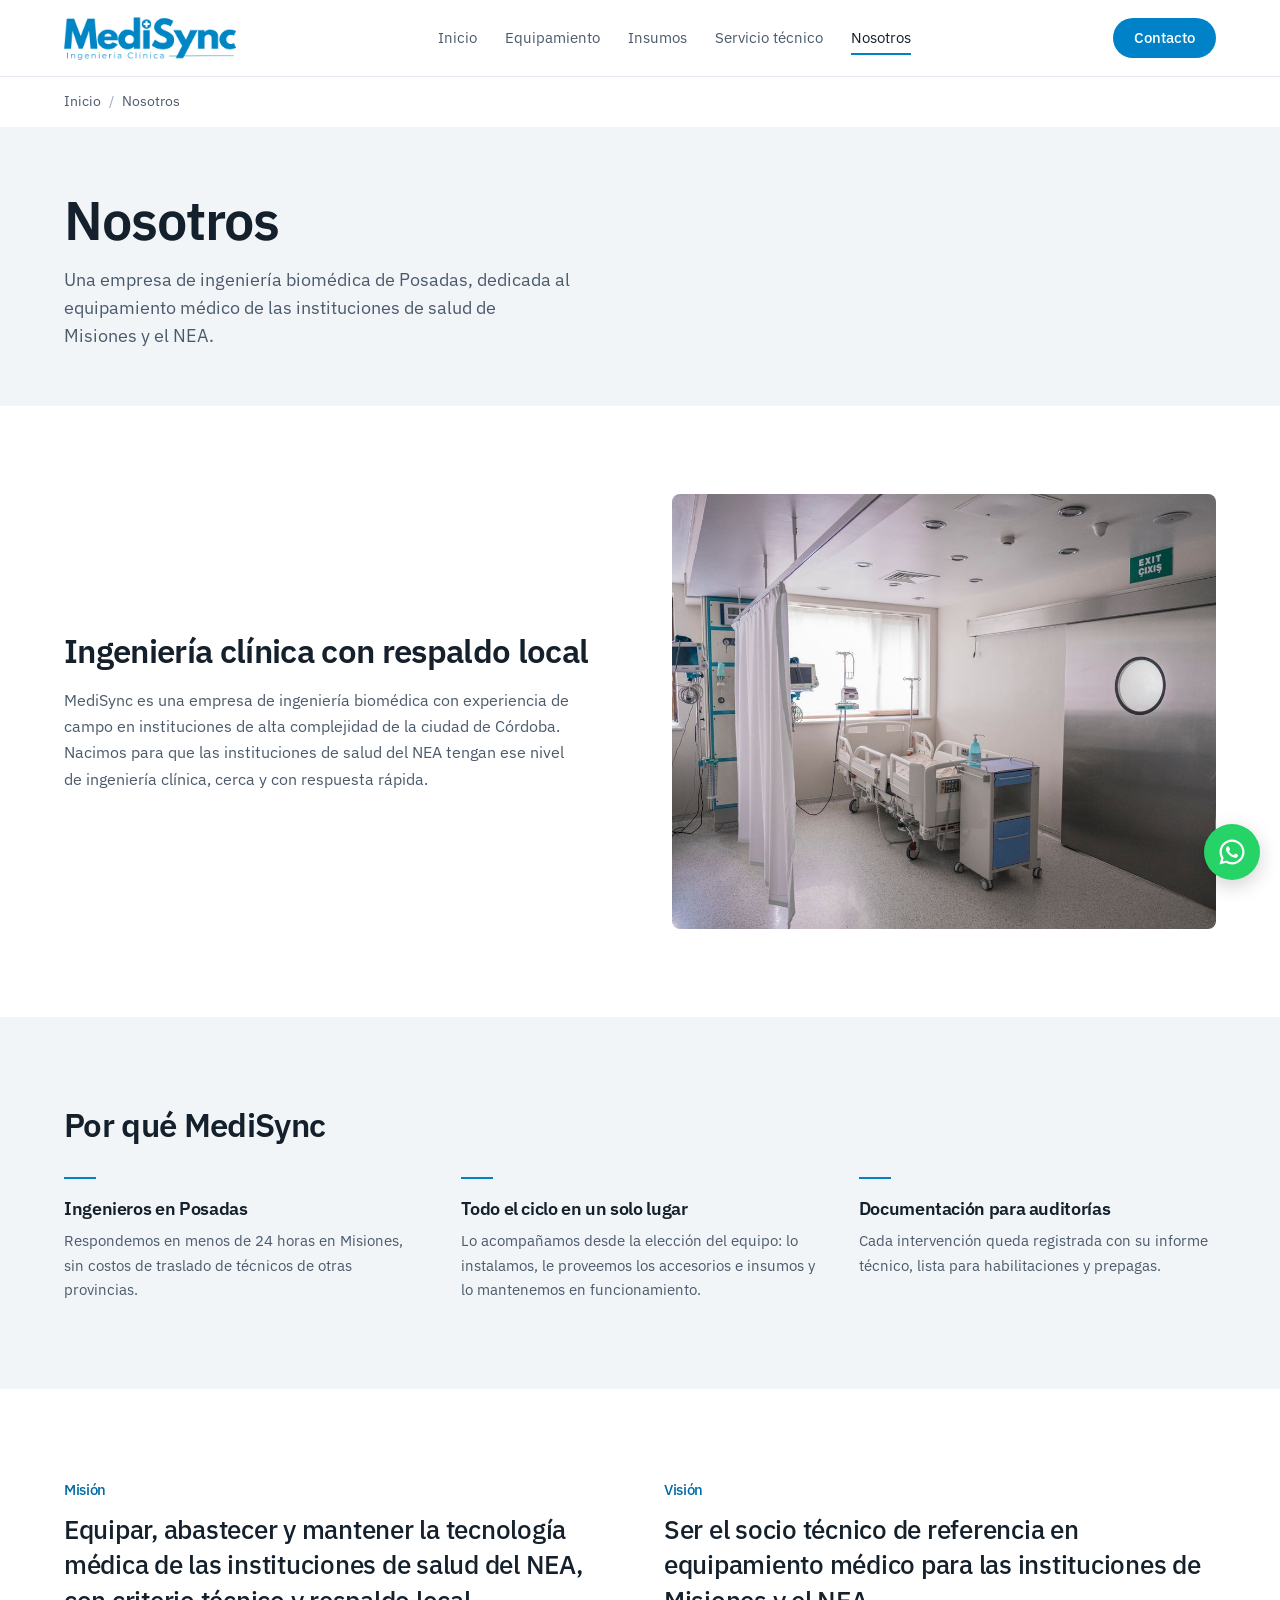
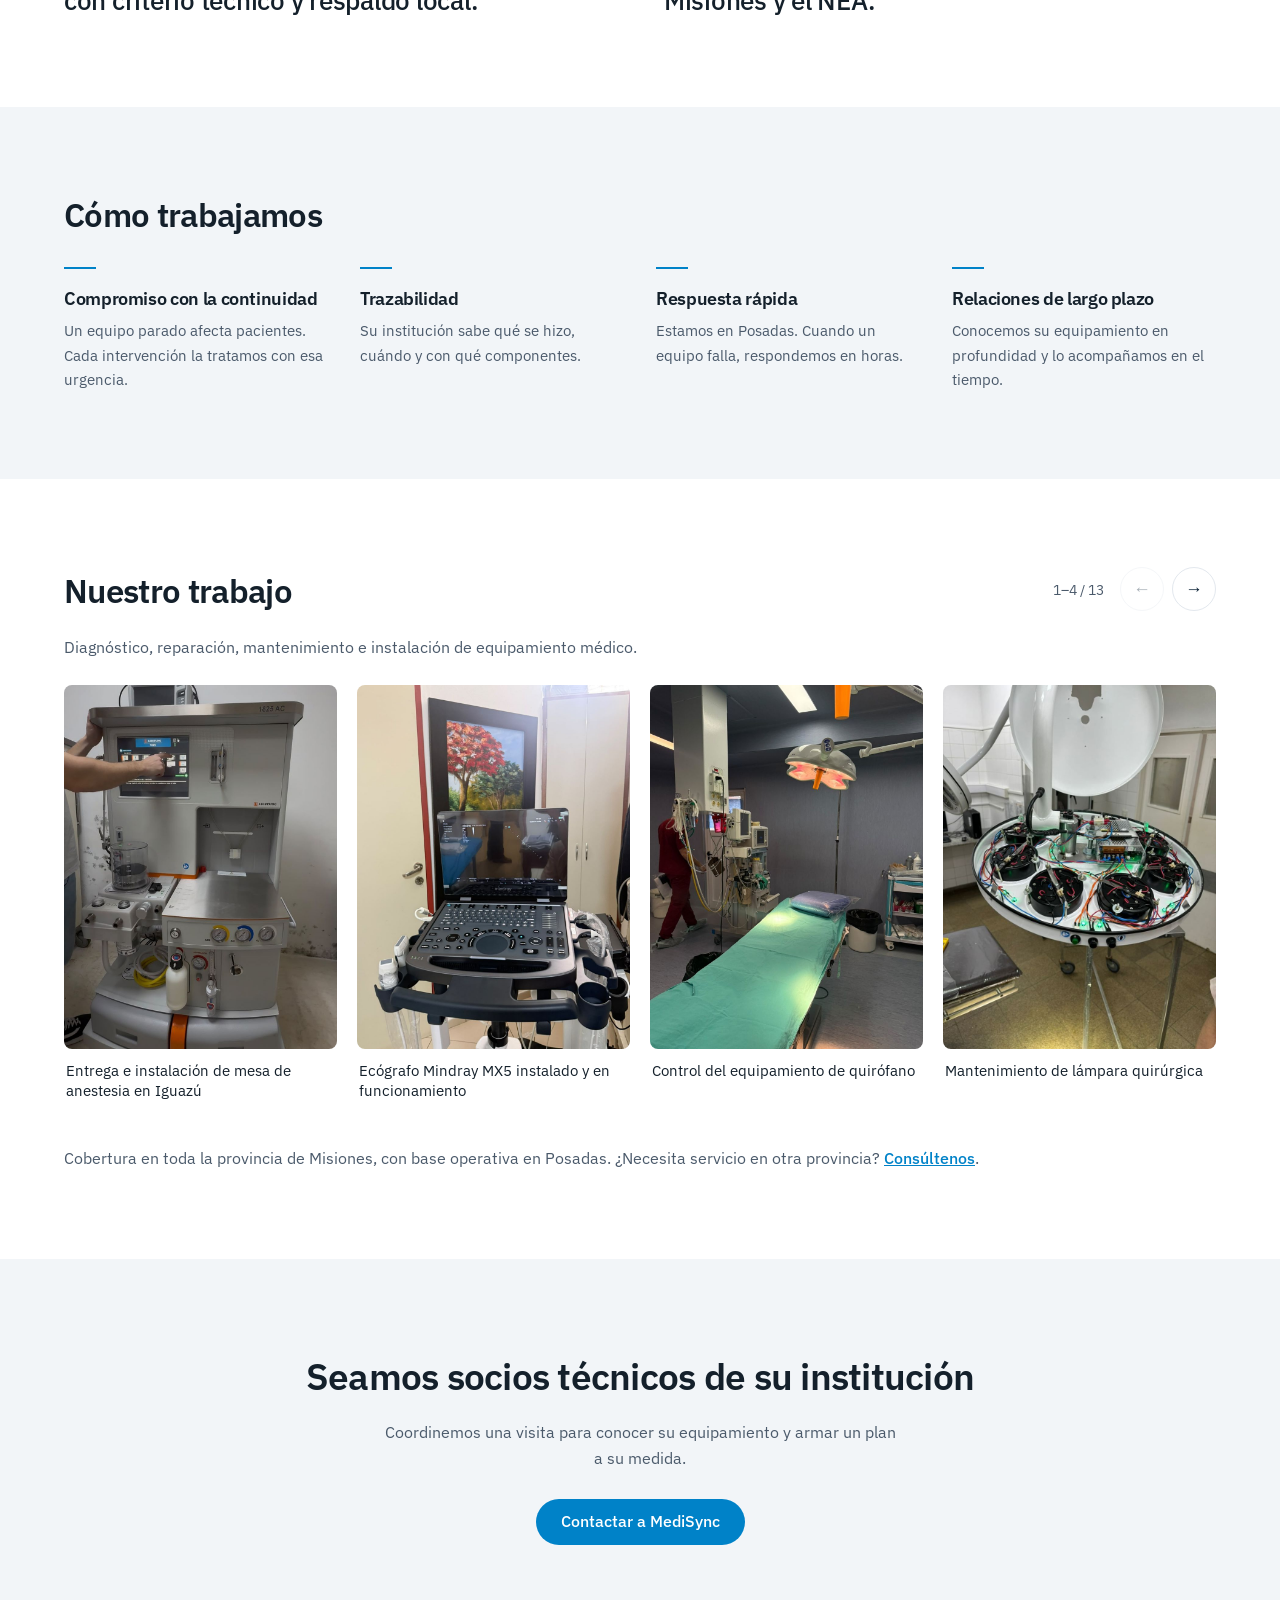
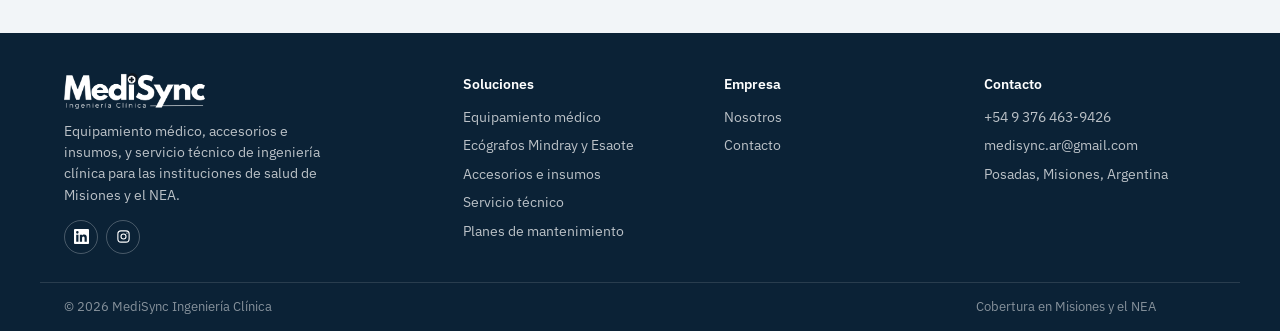
<file: nosotros.html>
<!doctype html>
<html lang="es">
<head>
<meta charset="utf-8">
<meta name="viewport" content="width=device-width, initial-scale=1, viewport-fit=cover">
<title>Nosotros | MediSync Ingeniería Clínica – Posadas, Misiones</title>
<meta name="description" content="Quiénes somos, nuestra misión y visión. Ingeniería clínica con foco en el sector salud del NEA, con base en Posadas, Misiones.">
<meta property="og:type" content="website">
<meta property="og:locale" content="es_AR">
<meta property="og:site_name" content="MediSync Ingeniería Clínica">
<meta property="og:title" content="Nosotros | MediSync Ingeniería Clínica – Posadas, Misiones">
<meta property="og:description" content="Quiénes somos, nuestra misión y visión. Ingeniería clínica con foco en el sector salud del NEA, con base en Posadas, Misiones.">
<meta property="og:image" content="img/logo1.png">
<meta property="og:url" content="https://medisync.com.ar/nosotros.html">
<meta name="twitter:card" content="summary">
<link rel="icon" type="image/x-icon" href="img/favicon.ico">
<link rel="canonical" href="https://medisync.com.ar/nosotros.html">
<!-- Meta Pixel Code -->
<script>
!function(f,b,e,v,n,t,s)
{if(f.fbq)return;n=f.fbq=function(){n.callMethod?
n.callMethod.apply(n,arguments):n.queue.push(arguments)};
if(!f._fbq)f._fbq=n;n.push=n;n.loaded=!0;n.version='2.0';
n.queue=[];t=b.createElement(e);t.async=!0;
t.src=v;s=b.getElementsByTagName(e)[0];
s.parentNode.insertBefore(t,s)}(window, document,'script',
'https://connect.facebook.net/en_US/fbevents.js');
fbq('init', '1531481185148604');
fbq('track', 'PageView');
</script>
<noscript><img height="1" width="1" style="display:none"
src="https://www.facebook.com/tr?id=1531481185148604&ev=PageView&noscript=1"
/></noscript>
<!-- End Meta Pixel Code -->
<link rel="preconnect" href="https://fonts.googleapis.com">
<link rel="preconnect" href="https://fonts.gstatic.com" crossorigin>
<link href="https://fonts.googleapis.com/css2?family=IBM+Plex+Sans:wght@400;500;600&display=swap" rel="stylesheet">
<link rel="stylesheet" href="styles.css">
</head>
<body>
<header class="site">
  <div class="wrap nav">
    <a href="index.html" aria-label="MediSync, inicio"><img src="img/logo-header.png" alt="MediSync Ingeniería Clínica"></a>
    <ul><li><a href="index.html">Inicio</a></li><li><a href="equipos.html">Equipamiento</a></li><li><a href="tienda.html">Insumos</a></li><li><a href="servicios.html">Servicio técnico</a></li><li><a href="nosotros.html" aria-current="page">Nosotros</a></li></ul>
    <a class="btn btn-primary" href="contacto.html">Contacto</a>
    <button class="menu-btn" type="button" aria-label="Abrir menú" aria-expanded="false" aria-controls="mmenu"><svg viewBox="0 0 24 24" fill="none" stroke="currentColor" stroke-width="2" stroke-linecap="round"><path d="M4 7h16M4 12h16M4 17h16"/></svg></button>
  </div>
  <nav class="mobile-menu" id="mmenu" aria-label="Menú"><a href="index.html">Inicio</a><a href="equipos.html">Equipamiento</a><a href="tienda.html">Insumos</a><a href="servicios.html">Servicio técnico</a><a href="nosotros.html" aria-current="page">Nosotros</a><a href="contacto.html">Contacto</a></nav>
</header>
<div class="wrap crumbs" aria-label="Ubicación"><a href="index.html">Inicio</a><span>/</span>Nosotros</div>

<section class="hero-light simple">
  <div class="wrap">
    <div>
      <h1>Nosotros</h1>
      <p>Una empresa de ingeniería biomédica de Posadas, dedicada al equipamiento médico de las instituciones de salud de Misiones y el NEA.</p>
    </div>
  </div>
</section>
<section class="block">
  <div class="wrap">
    <div class="split"><div><h2>Ingeniería clínica con respaldo local</h2><p>MediSync es una empresa de ingeniería biomédica con experiencia de campo en instituciones de alta complejidad de la ciudad de Córdoba. Nacimos para que las instituciones de salud del NEA tengan ese nivel de ingeniería clínica, cerca y con respuesta rápida.</p></div><div class="ph"><img src="img/nosotros.jpg" alt="Habitación hospitalaria con equipamiento moderno" loading="lazy"></div></div>
  </div>
</section>
<section class="block tinted">
  <div class="wrap">
    <div class="head-row"><h2>Por qué MediSync</h2></div>
    <div class="cols3">
      <div class="col"><span class="num"></span><h3>Ingenieros en Posadas</h3><p>Respondemos en menos de 24 horas en Misiones, sin costos de traslado de técnicos de otras provincias.</p></div>
      <div class="col"><span class="num"></span><h3>Todo el ciclo en un solo lugar</h3><p>Lo acompañamos desde la elección del equipo: lo instalamos, le proveemos los accesorios e insumos y lo mantenemos en funcionamiento.</p></div>
      <div class="col"><span class="num"></span><h3>Documentación para auditorías</h3><p>Cada intervención queda registrada con su informe técnico, lista para habilitaciones y prepagas.</p></div>
    </div>
  </div>
</section>
<section class="block">
  <div class="wrap">
    <div class="mv">
      <div><h3>Misión</h3><p>Equipar, abastecer y mantener la tecnología médica de las instituciones de salud del NEA, con criterio técnico y respaldo local.</p></div>
      <div><h3>Visión</h3><p>Ser el socio técnico de referencia en equipamiento médico para las instituciones de Misiones y el NEA.</p></div>
    </div>
  </div>
</section>
<section class="block tinted">
  <div class="wrap">
    <div class="head-row"><h2>Cómo trabajamos</h2></div>
    <div class="cols4">
      <div class="col"><span class="num"></span><h3>Compromiso con la continuidad</h3><p>Un equipo parado afecta pacientes. Cada intervención la tratamos con esa urgencia.</p></div>
      <div class="col"><span class="num"></span><h3>Trazabilidad</h3><p>Su institución sabe qué se hizo, cuándo y con qué componentes.</p></div>
      <div class="col"><span class="num"></span><h3>Respuesta rápida</h3><p>Estamos en Posadas. Cuando un equipo falla, respondemos en horas.</p></div>
      <div class="col"><span class="num"></span><h3>Relaciones de largo plazo</h3><p>Conocemos su equipamiento en profundidad y lo acompañamos en el tiempo.</p></div>
    </div>
  </div>
</section>
<section class="block">
  <div class="wrap">
    <div class="head-row wk-head"><h2>Nuestro trabajo</h2><div class="wk-nav"><span class="wk-count" aria-live="polite">1 / 13</span><button type="button" class="wk-btn" data-dir="-1" aria-label="Fotos anteriores">&#8592;</button><button type="button" class="wk-btn" data-dir="1" aria-label="Fotos siguientes">&#8594;</button></div></div>
    <p class="wk-lead">Diagnóstico, reparación, mantenimiento e instalación de equipamiento médico.</p>
    <ul class="wk-track" aria-label="Fotos de nuestro trabajo"><li class="wk-item"><button type="button" class="wk-open" data-i="0" aria-label="Ampliar: Entrega e instalación de mesa de anestesia en Iguazú"><img src="img/trabajo-13.jpg" alt="Entrega e instalación de mesa de anestesia en Iguazú" loading="lazy" width="900" height="1200"></button><p>Entrega e instalación de mesa de anestesia en Iguazú</p></li><li class="wk-item"><button type="button" class="wk-open" data-i="1" aria-label="Ampliar: Ecógrafo Mindray MX5 instalado y en funcionamiento"><img src="img/trabajo-12.jpg" alt="Ecógrafo Mindray MX5 instalado y en funcionamiento" loading="lazy" width="900" height="1200"></button><p>Ecógrafo Mindray MX5 instalado y en funcionamiento</p></li><li class="wk-item"><button type="button" class="wk-open" data-i="2" aria-label="Ampliar: Control del equipamiento de quirófano"><img src="img/trabajo-07.jpg" alt="Control del equipamiento de quirófano" loading="lazy" width="900" height="1200"></button><p>Control del equipamiento de quirófano</p></li><li class="wk-item"><button type="button" class="wk-open" data-i="3" aria-label="Ampliar: Mantenimiento de lámpara quirúrgica"><img src="img/trabajo-03.jpg" alt="Mantenimiento de lámpara quirúrgica" loading="lazy" width="900" height="1200"></button><p>Mantenimiento de lámpara quirúrgica</p></li><li class="wk-item"><button type="button" class="wk-open" data-i="4" aria-label="Ampliar: Revisión de torre de laparoscopía"><img src="img/trabajo-11.jpg" alt="Revisión de torre de laparoscopía" loading="lazy" width="900" height="1200"></button><p>Revisión de torre de laparoscopía</p></li><li class="wk-item"><button type="button" class="wk-open" data-i="5" aria-label="Ampliar: Servicio técnico de camas de internación"><img src="img/trabajo-10.jpg" alt="Servicio técnico de camas de internación" loading="lazy" width="900" height="1200"></button><p>Servicio técnico de camas de internación</p></li><li class="wk-item"><button type="button" class="wk-open" data-i="6" aria-label="Ampliar: Reparación de desfibrilador"><img src="img/trabajo-06.jpg" alt="Reparación de desfibrilador" loading="lazy" width="900" height="1200"></button><p>Reparación de desfibrilador</p></li><li class="wk-item"><button type="button" class="wk-open" data-i="7" aria-label="Ampliar: Mantenimiento de desfibrilador"><img src="img/trabajo-08.jpg" alt="Mantenimiento de desfibrilador" loading="lazy" width="900" height="1200"></button><p>Mantenimiento de desfibrilador</p></li><li class="wk-item"><button type="button" class="wk-open" data-i="8" aria-label="Ampliar: Reparación de ecógrafo SonoSite"><img src="img/trabajo-01.jpg" alt="Reparación de ecógrafo SonoSite" loading="lazy" width="900" height="1200"></button><p>Reparación de ecógrafo SonoSite</p></li><li class="wk-item"><button type="button" class="wk-open" data-i="9" aria-label="Ampliar: Recambio de teclado de un ecógrafo"><img src="img/trabajo-04.jpg" alt="Recambio de teclado de un ecógrafo" loading="lazy" width="900" height="1200"></button><p>Recambio de teclado de un ecógrafo</p></li><li class="wk-item"><button type="button" class="wk-open" data-i="10" aria-label="Ampliar: Prueba de ecógrafo antes de la entrega"><img src="img/trabajo-09.jpg" alt="Prueba de ecógrafo antes de la entrega" loading="lazy" width="900" height="1200"></button><p>Prueba de ecógrafo antes de la entrega</p></li><li class="wk-item"><button type="button" class="wk-open" data-i="11" aria-label="Ampliar: Servicio en equipo de medicina nuclear"><img src="img/trabajo-02.jpg" alt="Servicio en equipo de medicina nuclear" loading="lazy" width="900" height="1200"></button><p>Servicio en equipo de medicina nuclear</p></li><li class="wk-item"><button type="button" class="wk-open" data-i="12" aria-label="Ampliar: Mantenimiento en sala de hemodinamia"><img src="img/trabajo-05.jpg" alt="Mantenimiento en sala de hemodinamia" loading="lazy" width="900" height="1200"></button><p>Mantenimiento en sala de hemodinamia</p></li></ul>
    <dialog class="wk-box" aria-label="Foto ampliada"><figure><img alt=""><figcaption></figcaption></figure><button type="button" class="wk-x" aria-label="Cerrar">&#215;</button><button type="button" class="wk-p" aria-label="Anterior">&#8592;</button><button type="button" class="wk-n" aria-label="Siguiente">&#8594;</button></dialog>
    <p class="note">Cobertura en toda la provincia de Misiones, con base operativa en Posadas. ¿Necesita servicio en otra provincia? <a href="contacto.html">Consúltenos</a>.</p>
  </div>
</section>
<section class="block tinted cta"><div class="wrap"><h2>Seamos socios técnicos de su institución</h2><p>Coordinemos una visita para conocer su equipamiento y armar un plan a su medida.</p><div class="actions"><a class="btn btn-primary" href="contacto.html">Contactar a MediSync</a></div></div></section>

<footer>
  <div class="wrap foot">
    <div class="foot-brand">
      <img src="img/logo-white.png" alt="MediSync Ingeniería Clínica">
      <p>Equipamiento médico, accesorios e insumos, y servicio técnico de ingeniería clínica para las instituciones de salud de Misiones y el NEA.</p>
      <div class="social">
        <a href="https://www.linkedin.com/company/medi-sync-arg" target="_blank" rel="noopener" aria-label="MediSync en LinkedIn"><svg viewBox="0 0 24 24" fill="currentColor" aria-hidden="true"><path d="M20.45 20.45h-3.55v-5.57c0-1.33-.03-3.04-1.85-3.04-1.85 0-2.14 1.45-2.14 2.94v5.67H9.35V9h3.41v1.56h.05c.48-.9 1.64-1.85 3.37-1.85 3.6 0 4.27 2.37 4.27 5.46v6.28zM5.34 7.43a2.06 2.06 0 110-4.12 2.06 2.06 0 010 4.12zM7.12 20.45H3.56V9h3.56v11.45zM22.22 0H1.77C.79 0 0 .77 0 1.73v20.54C0 23.23.79 24 1.77 24h20.45c.98 0 1.78-.77 1.78-1.73V1.73C24 .77 23.2 0 22.22 0z"/></svg></a>
        <a href="https://www.instagram.com/medi.sync" target="_blank" rel="noopener" aria-label="MediSync en Instagram"><svg viewBox="0 0 24 24" fill="none" stroke="currentColor" stroke-width="1.8" aria-hidden="true"><rect x="3" y="3" width="18" height="18" rx="5"/><circle cx="12" cy="12" r="4"/><circle cx="17.5" cy="6.5" r="1" fill="currentColor" stroke="none"/></svg></a>
      </div>
    </div>
    <div>
      <h3>Soluciones</h3>
      <ul>
        <li><a href="equipos.html">Equipamiento médico</a></li>
        <li><a href="equipos.html#ecografos">Ecógrafos Mindray y Esaote</a></li>
        <li><a href="tienda.html">Accesorios e insumos</a></li>
        <li><a href="servicios.html">Servicio técnico</a></li>
        <li><a href="servicios.html#planes">Planes de mantenimiento</a></li>
      </ul>
    </div>
    <div>
      <h3>Empresa</h3>
      <ul>
        <li><a href="nosotros.html">Nosotros</a></li>
        <li><a href="contacto.html">Contacto</a></li>
      </ul>
    </div>
    <div>
      <h3>Contacto</h3>
      <ul class="plain">
        <li><a href="https://wa.me/5493764639426" target="_blank" rel="noopener">+54 9 376 463-9426</a></li>
        <li>medisync.ar@gmail.com</li>
        <li>Posadas, Misiones, Argentina</li>
      </ul>
    </div>
  </div>
  <div class="wrap foot-bottom">
    <span>© 2026 MediSync Ingeniería Clínica</span>
    <span>Cobertura en Misiones y el NEA</span>
  </div>
</footer>
<a class="wa-float" href="https://wa.me/5493764639426?text=Hola%2C%20quiero%20hacer%20una%20consulta%20a%20MediSync." target="_blank" rel="noopener" aria-label="Escribir por WhatsApp"><svg viewBox="0 0 48 48" aria-hidden="true"><path fill="#fff" d="M24 4C13 4 4 13 4 24c0 3.6.97 7 2.66 9.93L4 44l10.3-2.62A19.9 19.9 0 0024 44c11 0 20-9 20-20S35 4 24 4zm0 36.4a16.3 16.3 0 01-8.3-2.27l-.6-.35-6.1 1.56 1.62-5.9-.38-.6A16.4 16.4 0 1124 40.4zm9-12.26c-.5-.25-2.9-1.43-3.35-1.59-.44-.16-.76-.24-1.08.25-.32.5-1.26 1.59-1.54 1.92-.28.32-.57.36-1.06.12a13.3 13.3 0 01-3.9-2.41 14.6 14.6 0 01-2.7-3.36c-.28-.5 0-.76.21-1.01.2-.22.5-.57.74-.86.25-.28.33-.5.5-.83.16-.32.08-.61-.04-.86-.12-.25-1.08-2.62-1.48-3.58-.39-.94-.79-.81-1.08-.83l-.92-.01c-.32 0-.85.12-1.3.61s-1.7 1.65-1.7 4.02 1.74 4.66 1.98 4.99 3.42 5.22 8.28 7.32c1.09.47 1.94.75 2.6.96 1.1.35 2.1.3 2.88.18.88-.13 2.7-1.1 3.09-2.17.38-1.06.38-1.97.26-2.16-.12-.19-.44-.31-.92-.55z"/></svg></a>
<script>
(function () {
  /* Cada página nueva arranca arriba (al volver con "Atrás" se respeta la posición) */
  function top() {
    var n = performance.getEntriesByType && performance.getEntriesByType('navigation')[0];
    if (!location.hash && (!n || n.type !== 'back_forward')) window.scrollTo(0, 0);
  }
  top(); window.addEventListener('load', function () { top(); setTimeout(top, 80); });
  var b = document.querySelector('.menu-btn'), m = document.getElementById('mmenu');
  b.addEventListener('click', function () { var o = m.classList.toggle('open'); b.setAttribute('aria-expanded', String(o)); });
})();
</script>

<script>
(function () {
  var track = document.querySelector('.wk-track'); if (!track) return;
  var items = [].slice.call(track.children), count = document.querySelector('.wk-count');
  function step() { return items[1].offsetLeft - items[0].offsetLeft; }
  function cur() { return Math.round(track.scrollLeft / step()); }
  document.querySelectorAll('.wk-btn').forEach(function (b) {
    b.addEventListener('click', function () { track.scrollBy({ left: step() * +b.dataset.dir * Math.max(1, Math.floor(track.clientWidth / step())), behavior: 'smooth' }); });
  });
  function upd() {
    var first = cur(), vis = Math.max(1, Math.floor((track.clientWidth + 20) / step()));
    count.textContent = (first + 1) + (vis > 1 ? '–' + Math.min(items.length, first + vis) : '') + ' / ' + items.length;
    var bs = document.querySelectorAll('.wk-btn');
    bs[0].disabled = track.scrollLeft < 4; bs[1].disabled = track.scrollLeft + track.clientWidth > track.scrollWidth - 4;
  }
  track.addEventListener('scroll', function () { window.requestAnimationFrame(upd); }); window.addEventListener('resize', upd); upd();
  var box = document.querySelector('.wk-box'), img = box.querySelector('img'), cap = box.querySelector('figcaption'), i = 0;
  function show(n) { i = (n + items.length) % items.length; var s = items[i].querySelector('img'); img.src = s.src; img.alt = s.alt; cap.textContent = (i + 1) + ' / ' + items.length + ' · ' + s.alt; }
  track.addEventListener('click', function (e) { var b = e.target.closest('.wk-open'); if (!b) return; show(+b.dataset.i); box.showModal(); });
  box.querySelector('.wk-x').onclick = function () { box.close(); };
  box.querySelector('.wk-p').onclick = function () { show(i - 1); };
  box.querySelector('.wk-n').onclick = function () { show(i + 1); };
  box.addEventListener('click', function (e) { if (e.target === box) box.close(); });
  box.addEventListener('keydown', function (e) { if (e.key === 'ArrowLeft') show(i - 1); if (e.key === 'ArrowRight') show(i + 1); });
  var x0 = null; box.addEventListener('touchstart', function (e) { x0 = e.touches[0].clientX; }, { passive: true });
  box.addEventListener('touchend', function (e) { if (x0 === null) return; var d = e.changedTouches[0].clientX - x0; if (Math.abs(d) > 50) show(i + (d < 0 ? 1 : -1)); x0 = null; });
})();
</script>
</body>
</html>
</file>
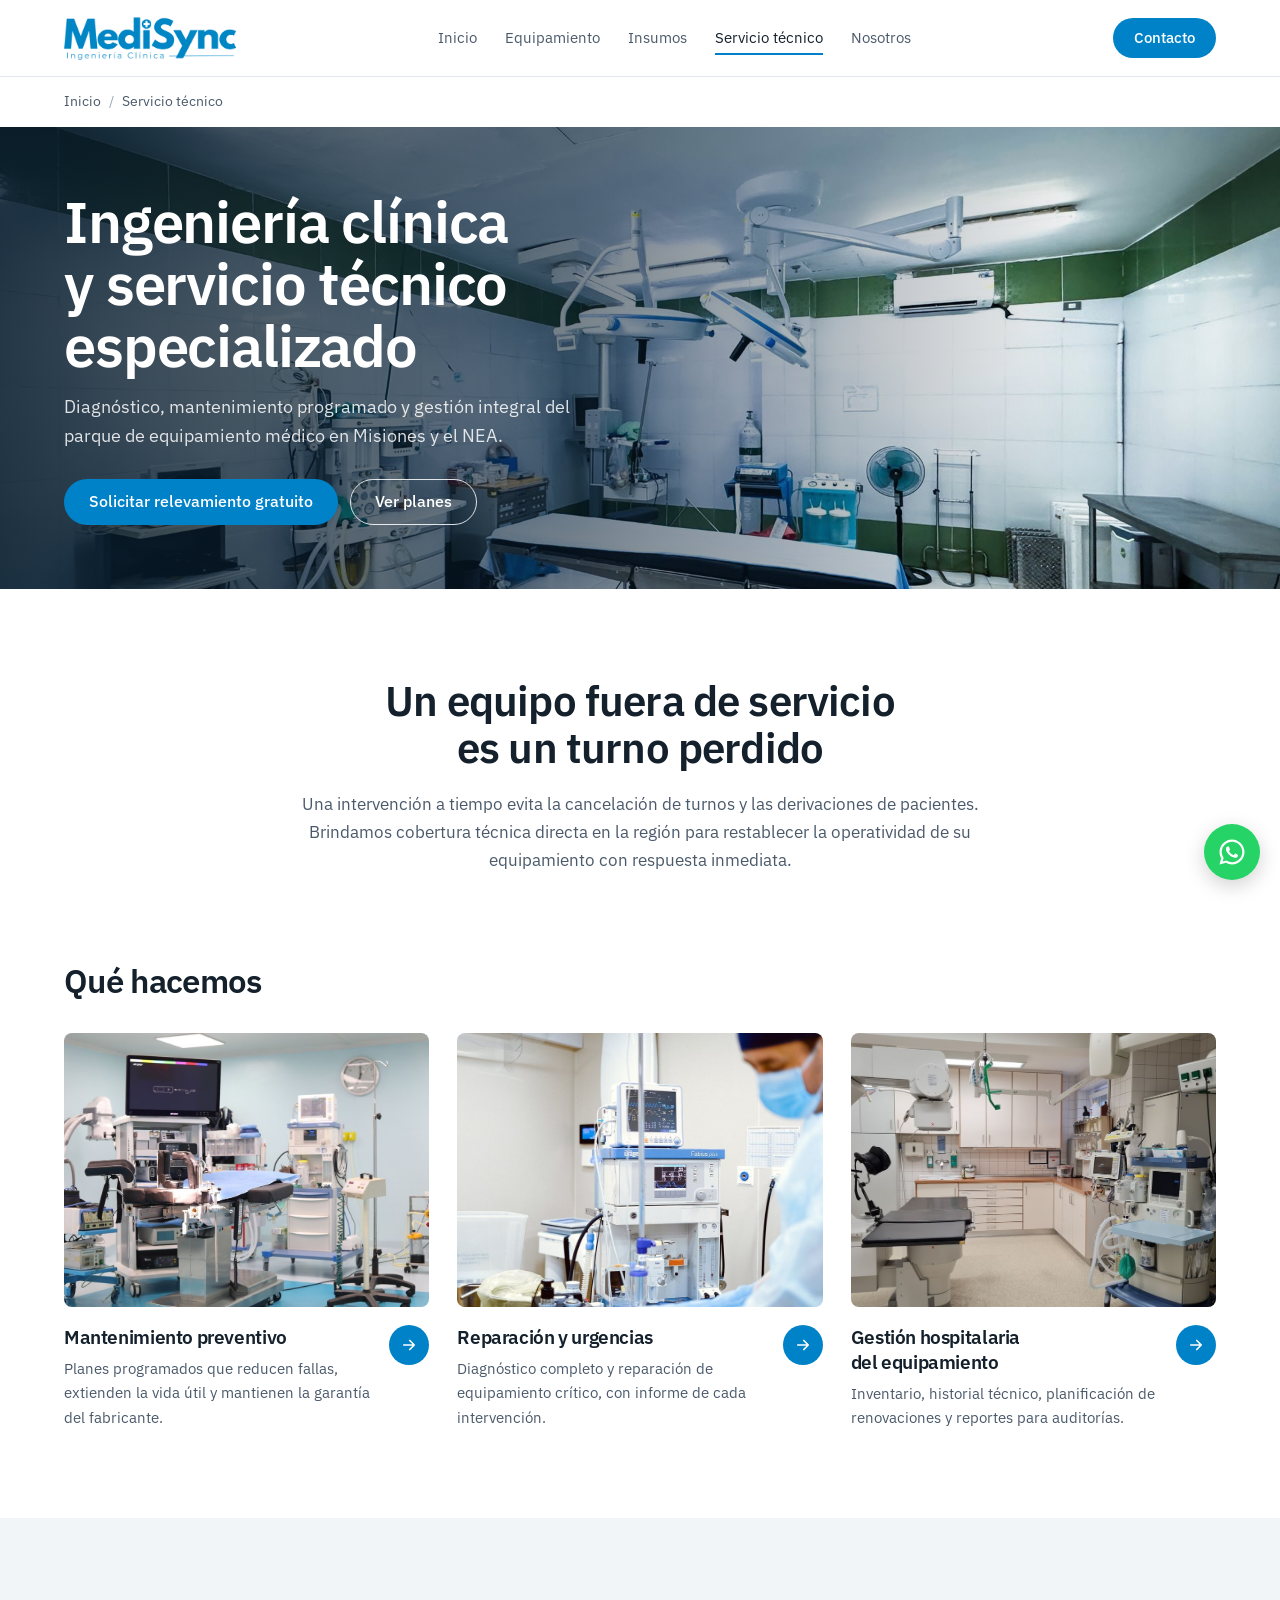
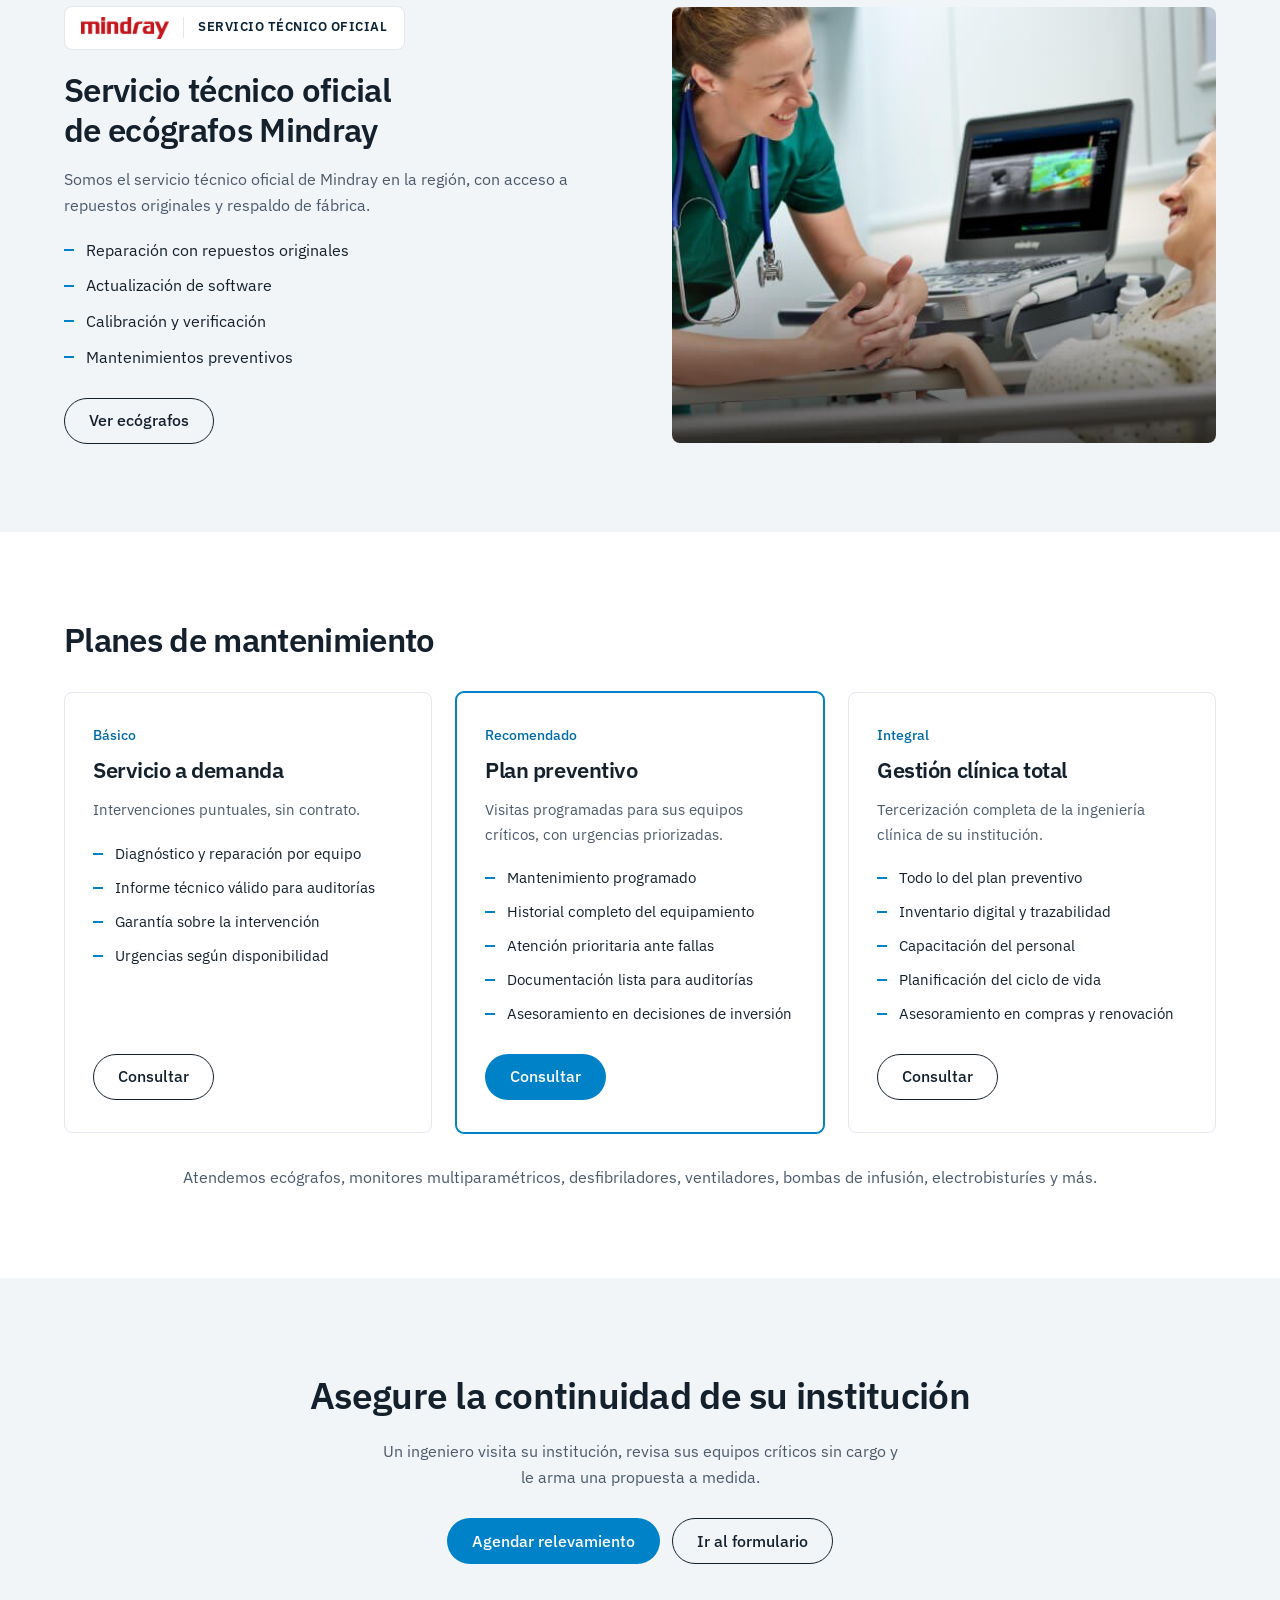
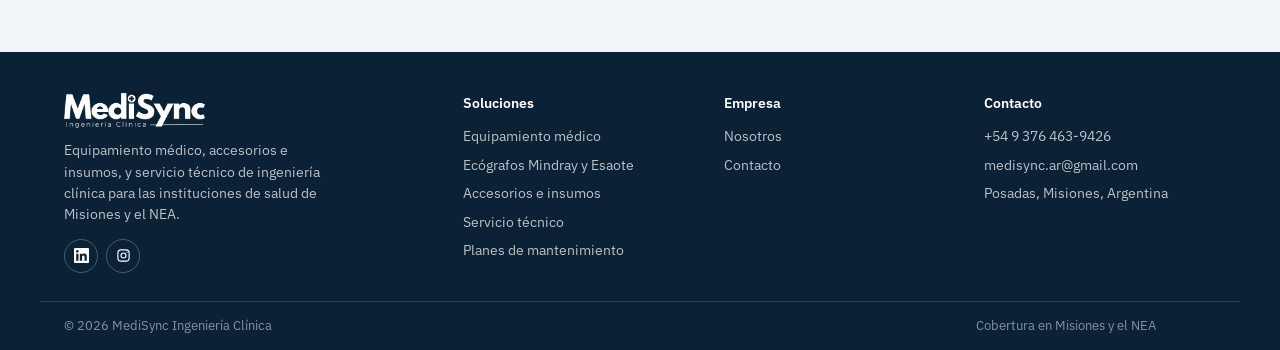
<file: servicios.html>
<!doctype html>
<html lang="es">
<head>
<meta charset="utf-8">
<meta name="viewport" content="width=device-width, initial-scale=1, viewport-fit=cover">
<title>Servicio técnico e ingeniería clínica | MediSync – Posadas, Misiones</title>
<meta name="description" content="Mantenimiento preventivo, reparación, urgencias técnicas y contratos de servicio para equipamiento médico en Misiones y el NEA.">
<meta property="og:type" content="website">
<meta property="og:locale" content="es_AR">
<meta property="og:site_name" content="MediSync Ingeniería Clínica">
<meta property="og:title" content="Servicio técnico e ingeniería clínica | MediSync – Posadas, Misiones">
<meta property="og:description" content="Mantenimiento preventivo, reparación, urgencias técnicas y contratos de servicio para equipamiento médico en Misiones y el NEA.">
<meta property="og:image" content="img/logo1.png">
<meta property="og:url" content="https://medisync.com.ar/servicios.html">
<meta name="twitter:card" content="summary">
<link rel="icon" type="image/x-icon" href="img/favicon.ico">
<link rel="canonical" href="https://medisync.com.ar/servicios.html">
<!-- Meta Pixel Code -->
<script>
!function(f,b,e,v,n,t,s)
{if(f.fbq)return;n=f.fbq=function(){n.callMethod?
n.callMethod.apply(n,arguments):n.queue.push(arguments)};
if(!f._fbq)f._fbq=n;n.push=n;n.loaded=!0;n.version='2.0';
n.queue=[];t=b.createElement(e);t.async=!0;
t.src=v;s=b.getElementsByTagName(e)[0];
s.parentNode.insertBefore(t,s)}(window, document,'script',
'https://connect.facebook.net/en_US/fbevents.js');
fbq('init', '1531481185148604');
fbq('track', 'PageView');
</script>
<noscript><img height="1" width="1" style="display:none"
src="https://www.facebook.com/tr?id=1531481185148604&ev=PageView&noscript=1"
/></noscript>
<!-- End Meta Pixel Code -->
<link rel="preconnect" href="https://fonts.googleapis.com">
<link rel="preconnect" href="https://fonts.gstatic.com" crossorigin>
<link href="https://fonts.googleapis.com/css2?family=IBM+Plex+Sans:wght@400;500;600&display=swap" rel="stylesheet">
<link rel="stylesheet" href="styles.css">
</head>
<body>
<header class="site">
  <div class="wrap nav">
    <a href="index.html" aria-label="MediSync, inicio"><img src="img/logo-header.png" alt="MediSync Ingeniería Clínica"></a>
    <ul><li><a href="index.html">Inicio</a></li><li><a href="equipos.html">Equipamiento</a></li><li><a href="tienda.html">Insumos</a></li><li><a href="servicios.html" aria-current="page">Servicio técnico</a></li><li><a href="nosotros.html">Nosotros</a></li></ul>
    <a class="btn btn-primary" href="contacto.html">Contacto</a>
    <button class="menu-btn" type="button" aria-label="Abrir menú" aria-expanded="false" aria-controls="mmenu"><svg viewBox="0 0 24 24" fill="none" stroke="currentColor" stroke-width="2" stroke-linecap="round"><path d="M4 7h16M4 12h16M4 17h16"/></svg></button>
  </div>
  <nav class="mobile-menu" id="mmenu" aria-label="Menú"><a href="index.html">Inicio</a><a href="equipos.html">Equipamiento</a><a href="tienda.html">Insumos</a><a href="servicios.html" aria-current="page">Servicio técnico</a><a href="nosotros.html">Nosotros</a><a href="contacto.html">Contacto</a></nav>
</header>
<div class="wrap crumbs" aria-label="Ubicación"><a href="index.html">Inicio</a><span>/</span>Servicio técnico</div>

<section class="hero">
  <img src="img/hero-servicio.jpg" alt="Quirófano moderno equipado">
  <div class="wrap">
    <h1>Ingeniería clínica y servicio técnico especializado</h1>
    <p>Diagnóstico, mantenimiento programado y gestión integral del parque de equipamiento médico en Misiones y el NEA.</p>
    <div class="actions"><a class="btn btn-primary" href="https://wa.me/5493764639426?text=Hola%2C%20quiero%20agendar%20un%20relevamiento%20gratuito." target="_blank" rel="noopener">Solicitar relevamiento gratuito</a><a class="btn btn-outline-light" href="#planes">Ver planes</a></div>
  </div>
</section>
<section class="block">
  <div class="wrap intro">
    <h2>Un equipo fuera de servicio es un turno perdido</h2>
    <p>Una intervención a tiempo evita la cancelación de turnos y las derivaciones de pacientes. Brindamos cobertura técnica directa en la región para restablecer la operatividad de su equipamiento con respuesta inmediata.</p>
  </div>
</section>
<section class="block" style="padding-top:0">
  <div class="wrap">
    <div class="head-row"><h2>Qué hacemos</h2></div>
    <div class="cats">
      <a class="cat" href="https://wa.me/5493764639426?text=Hola%2C%20quiero%20consultar%20por%20mantenimiento%20preventivo." target="_blank" rel="noopener"><div class="ph"><img src="img/sv-preventivo.jpg" alt="Equipamiento de anestesia y monitoreo en un quirófano" loading="lazy"></div><div class="row"><div><h3>Mantenimiento preventivo</h3><p>Planes programados que reducen fallas, extienden la vida útil y mantienen la garantía del fabricante.</p></div><span class="arrow" aria-hidden="true"><svg viewBox="0 0 24 24" fill="none" stroke="currentColor" stroke-width="2.2" stroke-linecap="round" stroke-linejoin="round"><path d="M5 12h14M13 6l6 6-6 6"/></svg></span></div></a>
      <a class="cat" href="https://wa.me/5493764639426?text=Hola%2C%20necesito%20reparar%20un%20equipo." target="_blank" rel="noopener"><div class="ph"><img src="img/sv-reparacion.jpg" alt="Profesional trabajando sobre un equipo médico" loading="lazy"></div><div class="row"><div><h3>Reparación y urgencias</h3><p>Diagnóstico completo y reparación de equipamiento crítico, con informe de cada intervención.</p></div><span class="arrow" aria-hidden="true"><svg viewBox="0 0 24 24" fill="none" stroke="currentColor" stroke-width="2.2" stroke-linecap="round" stroke-linejoin="round"><path d="M5 12h14M13 6l6 6-6 6"/></svg></span></div></a>
      <a class="cat" href="https://wa.me/5493764639426?text=Hola%2C%20quiero%20consultar%20por%20gesti%C3%B3n%20del%20equipamiento." target="_blank" rel="noopener"><div class="ph"><img src="img/sv-gestion.jpg" alt="Quirófano con equipamiento médico" loading="lazy"></div><div class="row"><div><h3>Gestión hospitalaria del equipamiento</h3><p>Inventario, historial técnico, planificación de renovaciones y reportes para auditorías.</p></div><span class="arrow" aria-hidden="true"><svg viewBox="0 0 24 24" fill="none" stroke="currentColor" stroke-width="2.2" stroke-linecap="round" stroke-linejoin="round"><path d="M5 12h14M13 6l6 6-6 6"/></svg></span></div></a>
    </div>
  </div>
</section>
<section class="block tinted" id="mindray">
  <div class="wrap">
    <div class="split"><div><div class="brand-badge"><img src="img/marca-mindray.png" alt="Mindray" width="397" height="99"><span>Servicio Técnico Oficial</span></div><h2>Servicio técnico oficial de ecógrafos Mindray</h2><p>Somos el servicio técnico oficial de Mindray en la región, con acceso a repuestos originales y respaldo de fábrica.</p><ul><li>Reparación con repuestos originales</li><li>Actualización de software</li><li>Calibración y verificación</li><li>Mantenimientos preventivos</li></ul><a class="btn btn-outline" href="equipos.html#ecografos">Ver ecógrafos</a></div><div class="ph"><img src="img/mr-cardio.jpg" alt="Ecógrafo portátil Mindray en uso" loading="lazy"></div></div>
  </div>
</section>
<section class="block" id="planes">
  <div class="wrap">
    <div class="head-row"><h2>Planes de mantenimiento</h2></div>
    <div class="plans">
      <div class="plan"><span class="kind">Básico</span><h3>Servicio a demanda</h3><p>Intervenciones puntuales, sin contrato.</p><ul><li>Diagnóstico y reparación por equipo</li><li>Informe técnico válido para auditorías</li><li>Garantía sobre la intervención</li><li>Urgencias según disponibilidad</li></ul><div class="spacer"></div><a class="btn btn-outline" href="https://wa.me/5493764639426?text=Hola%2C%20quiero%20consultar%20por%20el%20servicio%20a%20demanda." target="_blank" rel="noopener">Consultar</a></div>
      <div class="plan featured"><span class="kind">Recomendado</span><h3>Plan preventivo</h3><p>Visitas programadas para sus equipos críticos, con urgencias priorizadas.</p><ul><li>Mantenimiento programado</li><li>Historial completo del equipamiento</li><li>Atención prioritaria ante fallas</li><li>Documentación lista para auditorías</li><li>Asesoramiento en decisiones de inversión</li></ul><div class="spacer"></div><a class="btn btn-primary" href="https://wa.me/5493764639426?text=Hola%2C%20quiero%20consultar%20por%20el%20plan%20preventivo." target="_blank" rel="noopener">Consultar</a></div>
      <div class="plan"><span class="kind">Integral</span><h3>Gestión clínica total</h3><p>Tercerización completa de la ingeniería clínica de su institución.</p><ul><li>Todo lo del plan preventivo</li><li>Inventario digital y trazabilidad</li><li>Capacitación del personal</li><li>Planificación del ciclo de vida</li><li>Asesoramiento en compras y renovación</li></ul><div class="spacer"></div><a class="btn btn-outline" href="https://wa.me/5493764639426?text=Hola%2C%20quiero%20consultar%20por%20la%20gesti%C3%B3n%20cl%C3%ADnica%20total." target="_blank" rel="noopener">Consultar</a></div>
    </div>
    <p class="note center">Atendemos ecógrafos, monitores multiparamétricos, desfibriladores, ventiladores, bombas de infusión, electrobisturíes y más.</p>
  </div>
</section>
<section class="block tinted cta"><div class="wrap"><h2>Asegure la continuidad de su institución</h2><p>Un ingeniero visita su institución, revisa sus equipos críticos sin cargo y le arma una propuesta a medida.</p><div class="actions"><a class="btn btn-primary" href="https://wa.me/5493764639426?text=Hola%2C%20quiero%20agendar%20un%20relevamiento%20gratuito." target="_blank" rel="noopener">Agendar relevamiento</a><a class="btn btn-outline" href="contacto.html">Ir al formulario</a></div></div></section>

<footer>
  <div class="wrap foot">
    <div class="foot-brand">
      <img src="img/logo-white.png" alt="MediSync Ingeniería Clínica">
      <p>Equipamiento médico, accesorios e insumos, y servicio técnico de ingeniería clínica para las instituciones de salud de Misiones y el NEA.</p>
      <div class="social">
        <a href="https://www.linkedin.com/company/medi-sync-arg" target="_blank" rel="noopener" aria-label="MediSync en LinkedIn"><svg viewBox="0 0 24 24" fill="currentColor" aria-hidden="true"><path d="M20.45 20.45h-3.55v-5.57c0-1.33-.03-3.04-1.85-3.04-1.85 0-2.14 1.45-2.14 2.94v5.67H9.35V9h3.41v1.56h.05c.48-.9 1.64-1.85 3.37-1.85 3.6 0 4.27 2.37 4.27 5.46v6.28zM5.34 7.43a2.06 2.06 0 110-4.12 2.06 2.06 0 010 4.12zM7.12 20.45H3.56V9h3.56v11.45zM22.22 0H1.77C.79 0 0 .77 0 1.73v20.54C0 23.23.79 24 1.77 24h20.45c.98 0 1.78-.77 1.78-1.73V1.73C24 .77 23.2 0 22.22 0z"/></svg></a>
        <a href="https://www.instagram.com/medi.sync" target="_blank" rel="noopener" aria-label="MediSync en Instagram"><svg viewBox="0 0 24 24" fill="none" stroke="currentColor" stroke-width="1.8" aria-hidden="true"><rect x="3" y="3" width="18" height="18" rx="5"/><circle cx="12" cy="12" r="4"/><circle cx="17.5" cy="6.5" r="1" fill="currentColor" stroke="none"/></svg></a>
      </div>
    </div>
    <div>
      <h3>Soluciones</h3>
      <ul>
        <li><a href="equipos.html">Equipamiento médico</a></li>
        <li><a href="equipos.html#ecografos">Ecógrafos Mindray y Esaote</a></li>
        <li><a href="tienda.html">Accesorios e insumos</a></li>
        <li><a href="servicios.html">Servicio técnico</a></li>
        <li><a href="servicios.html#planes">Planes de mantenimiento</a></li>
      </ul>
    </div>
    <div>
      <h3>Empresa</h3>
      <ul>
        <li><a href="nosotros.html">Nosotros</a></li>
        <li><a href="contacto.html">Contacto</a></li>
      </ul>
    </div>
    <div>
      <h3>Contacto</h3>
      <ul class="plain">
        <li><a href="https://wa.me/5493764639426" target="_blank" rel="noopener">+54 9 376 463-9426</a></li>
        <li>medisync.ar@gmail.com</li>
        <li>Posadas, Misiones, Argentina</li>
      </ul>
    </div>
  </div>
  <div class="wrap foot-bottom">
    <span>© 2026 MediSync Ingeniería Clínica</span>
    <span>Cobertura en Misiones y el NEA</span>
  </div>
</footer>
<a class="wa-float" href="https://wa.me/5493764639426?text=Hola%2C%20quiero%20hacer%20una%20consulta%20a%20MediSync." target="_blank" rel="noopener" aria-label="Escribir por WhatsApp"><svg viewBox="0 0 48 48" aria-hidden="true"><path fill="#fff" d="M24 4C13 4 4 13 4 24c0 3.6.97 7 2.66 9.93L4 44l10.3-2.62A19.9 19.9 0 0024 44c11 0 20-9 20-20S35 4 24 4zm0 36.4a16.3 16.3 0 01-8.3-2.27l-.6-.35-6.1 1.56 1.62-5.9-.38-.6A16.4 16.4 0 1124 40.4zm9-12.26c-.5-.25-2.9-1.43-3.35-1.59-.44-.16-.76-.24-1.08.25-.32.5-1.26 1.59-1.54 1.92-.28.32-.57.36-1.06.12a13.3 13.3 0 01-3.9-2.41 14.6 14.6 0 01-2.7-3.36c-.28-.5 0-.76.21-1.01.2-.22.5-.57.74-.86.25-.28.33-.5.5-.83.16-.32.08-.61-.04-.86-.12-.25-1.08-2.62-1.48-3.58-.39-.94-.79-.81-1.08-.83l-.92-.01c-.32 0-.85.12-1.3.61s-1.7 1.65-1.7 4.02 1.74 4.66 1.98 4.99 3.42 5.22 8.28 7.32c1.09.47 1.94.75 2.6.96 1.1.35 2.1.3 2.88.18.88-.13 2.7-1.1 3.09-2.17.38-1.06.38-1.97.26-2.16-.12-.19-.44-.31-.92-.55z"/></svg></a>
<script>
(function () {
  /* Cada página nueva arranca arriba (al volver con "Atrás" se respeta la posición) */
  function top() {
    var n = performance.getEntriesByType && performance.getEntriesByType('navigation')[0];
    if (!location.hash && (!n || n.type !== 'back_forward')) window.scrollTo(0, 0);
  }
  top(); window.addEventListener('load', function () { top(); setTimeout(top, 80); });
  var b = document.querySelector('.menu-btn'), m = document.getElementById('mmenu');
  b.addEventListener('click', function () { var o = m.classList.toggle('open'); b.setAttribute('aria-expanded', String(o)); });
})();
</script>

</body>
</html>
</file>
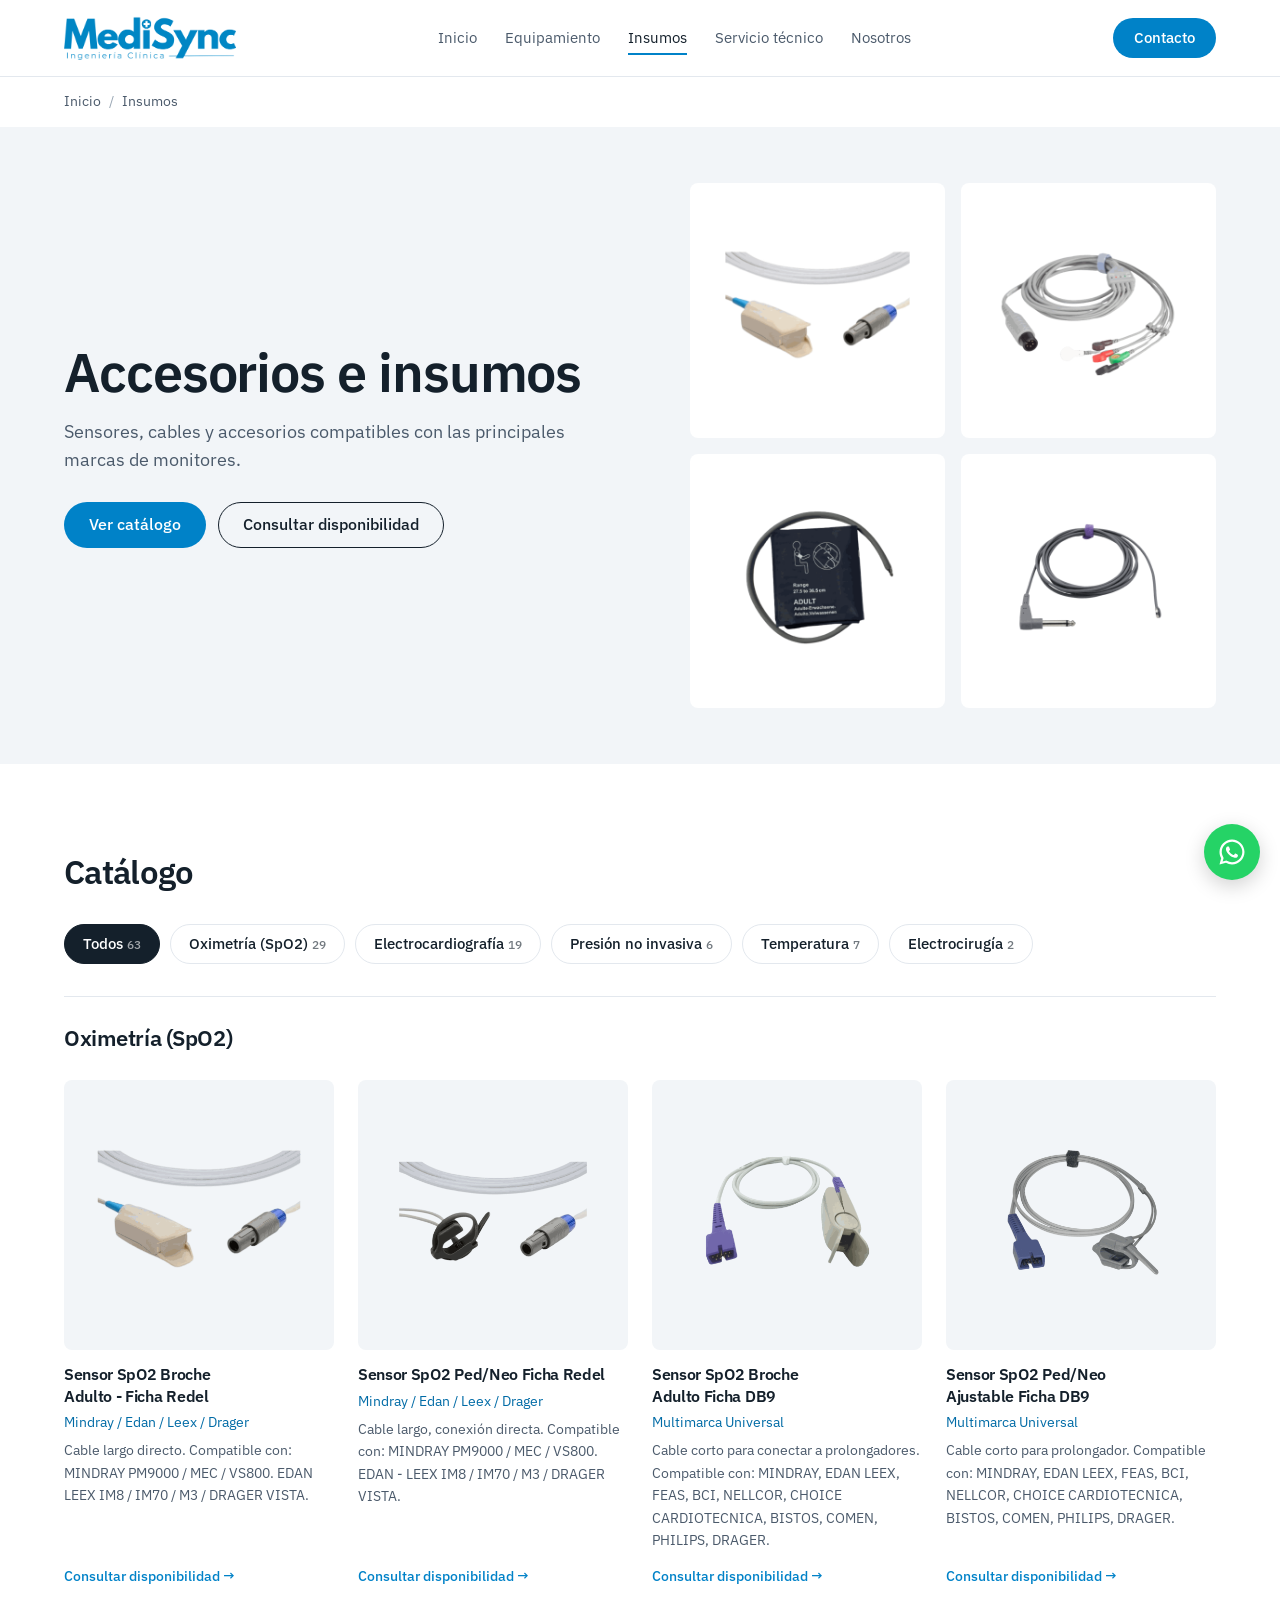
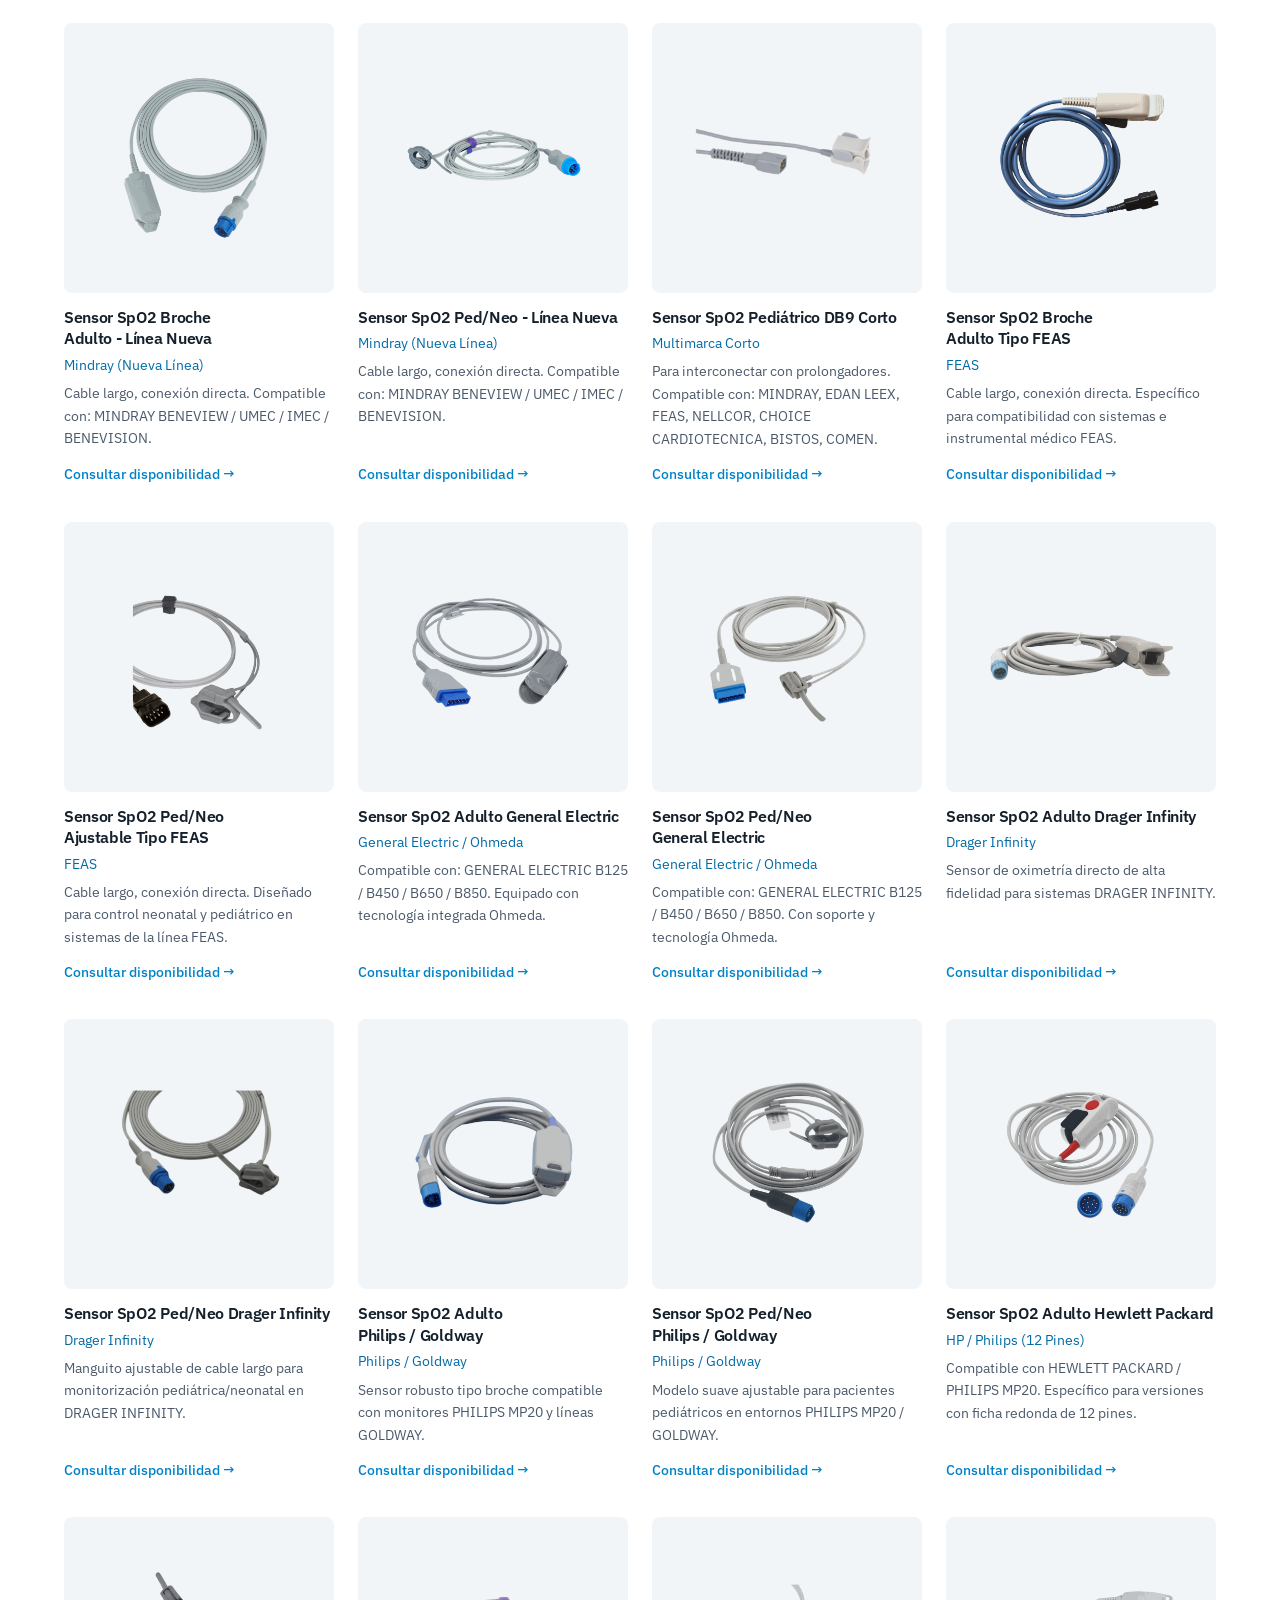
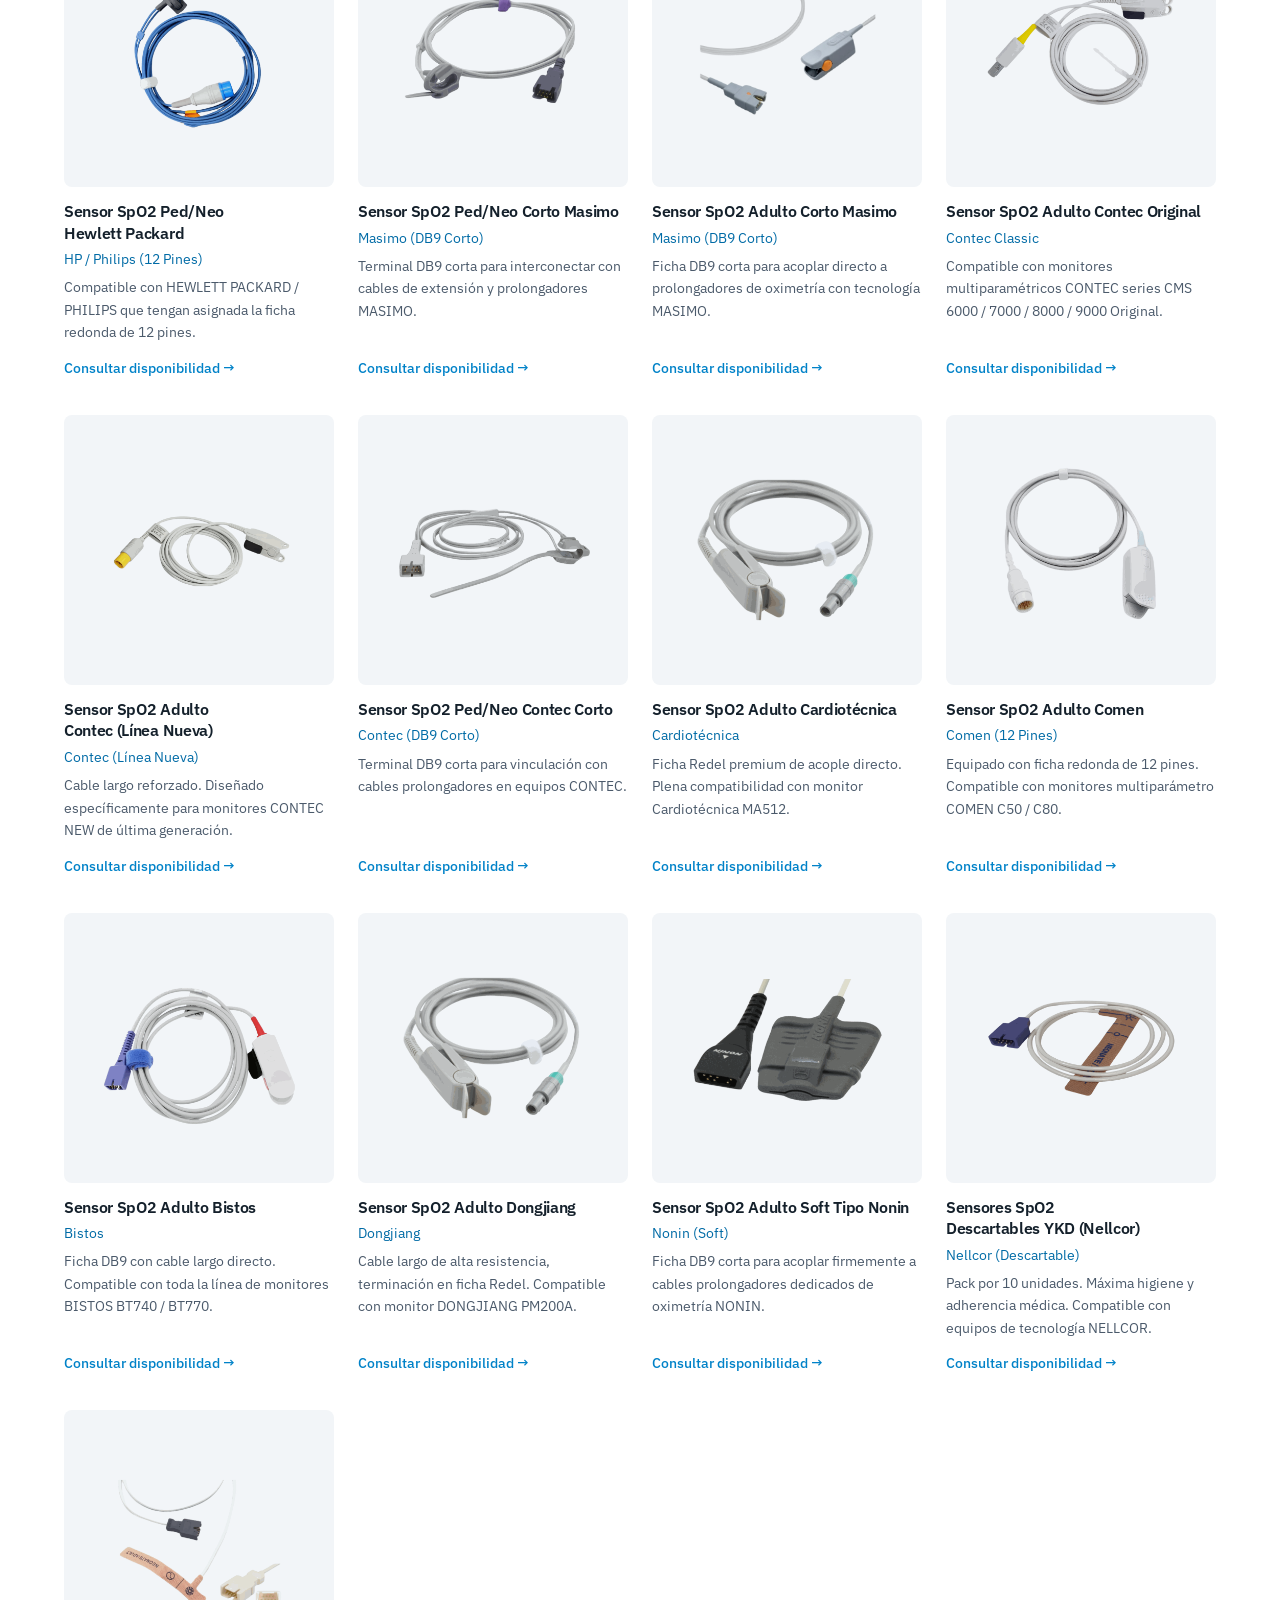
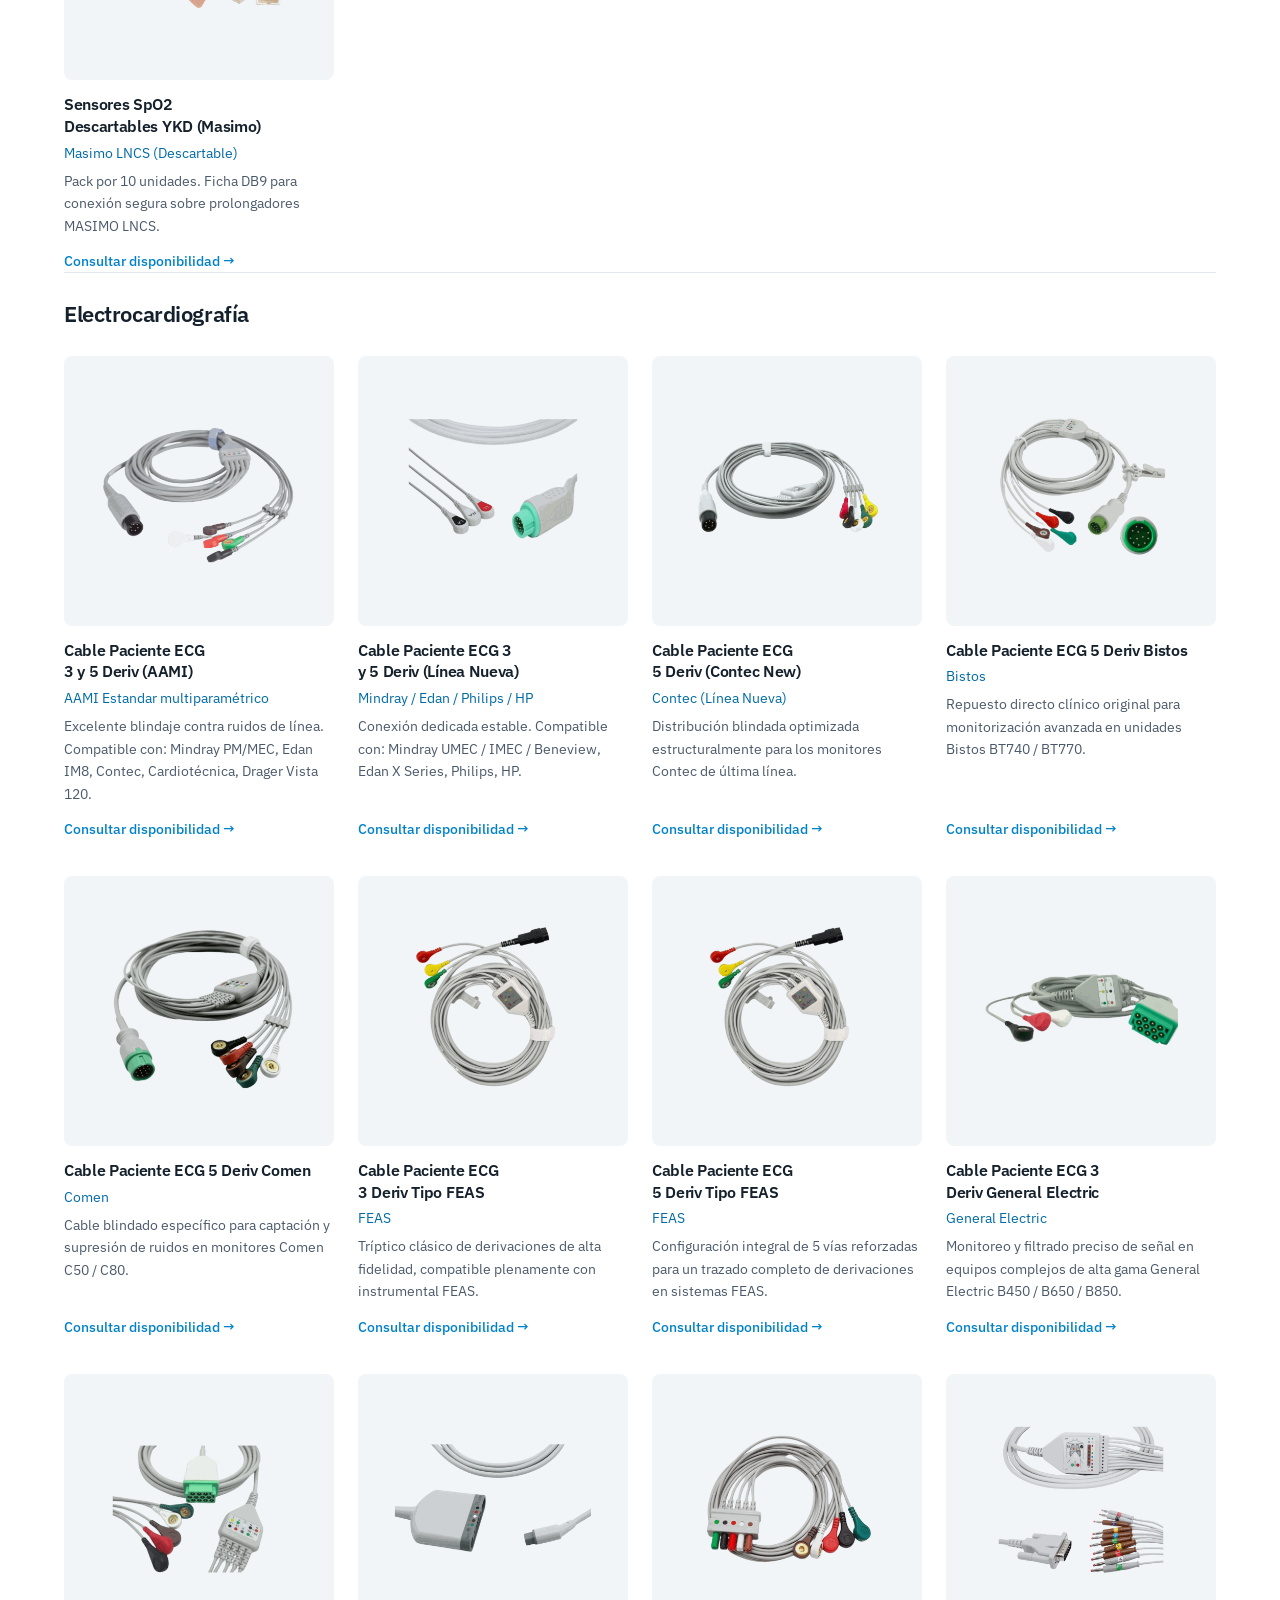
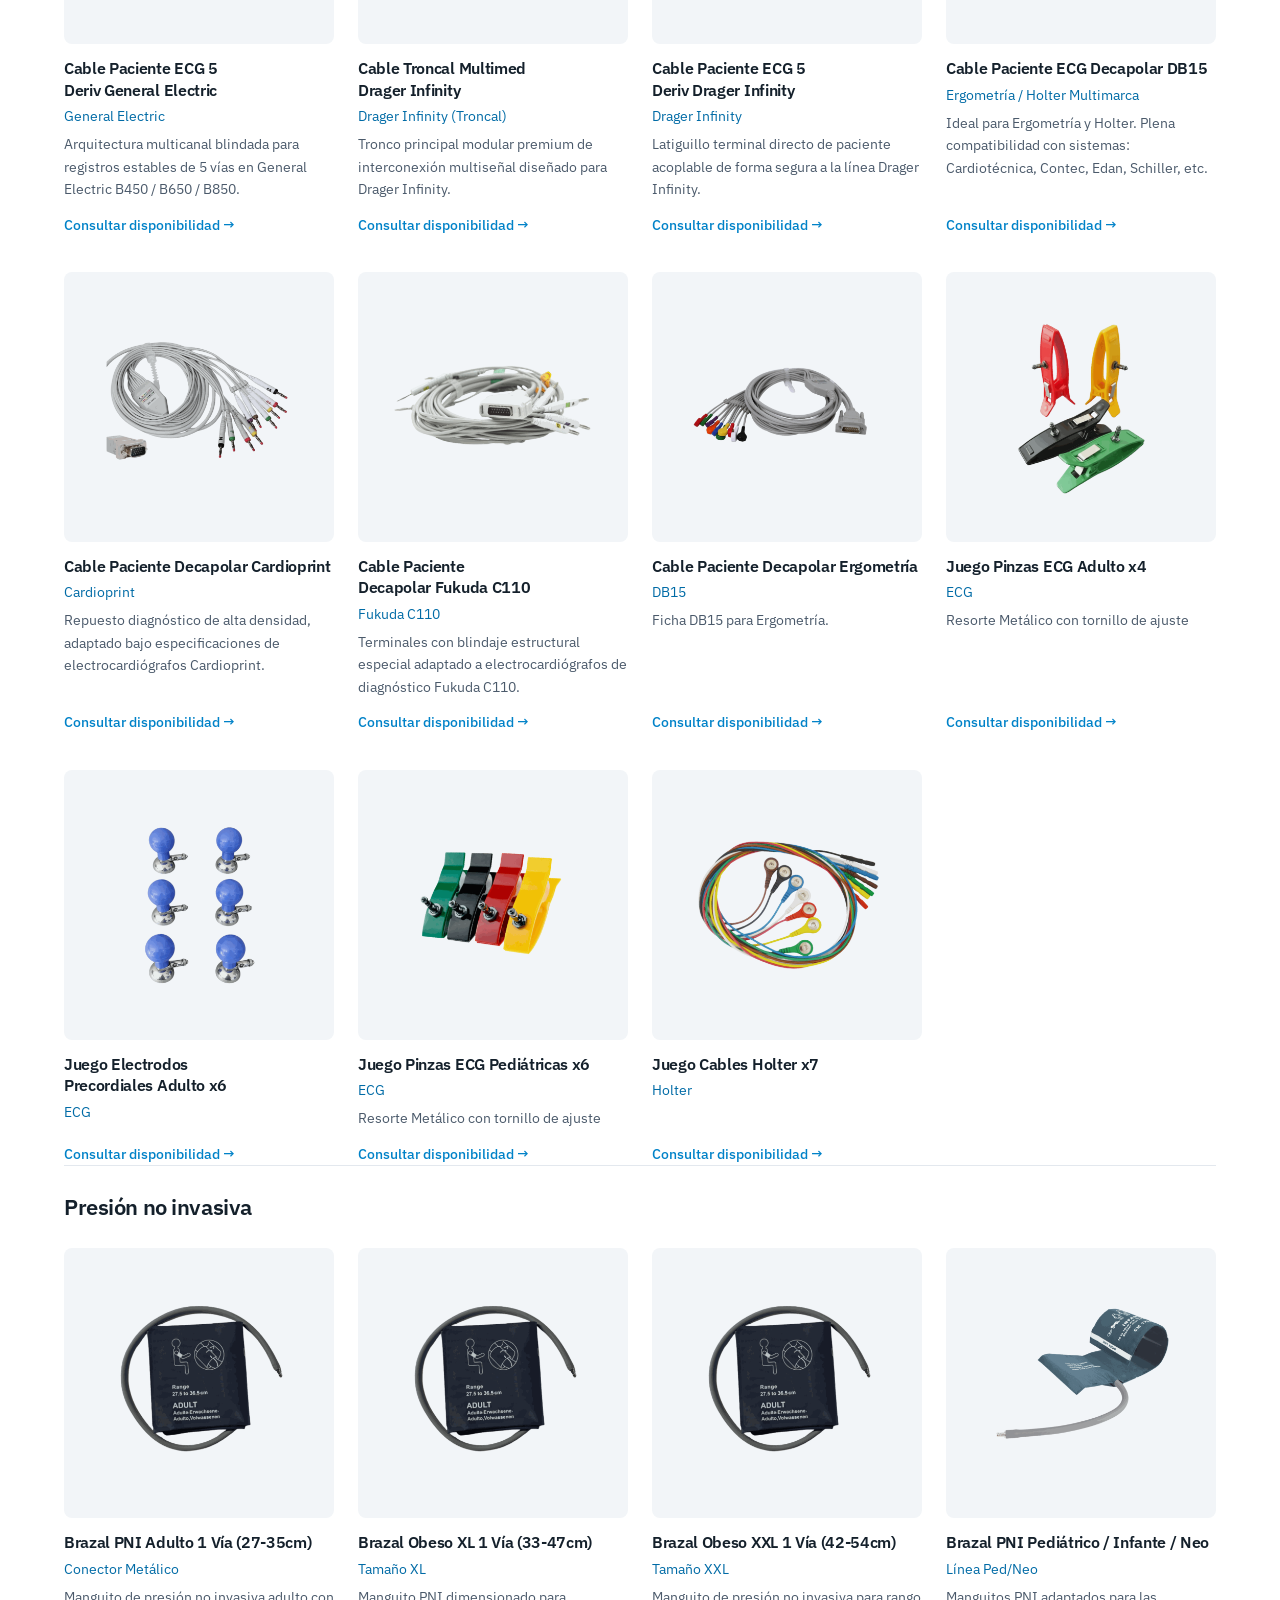
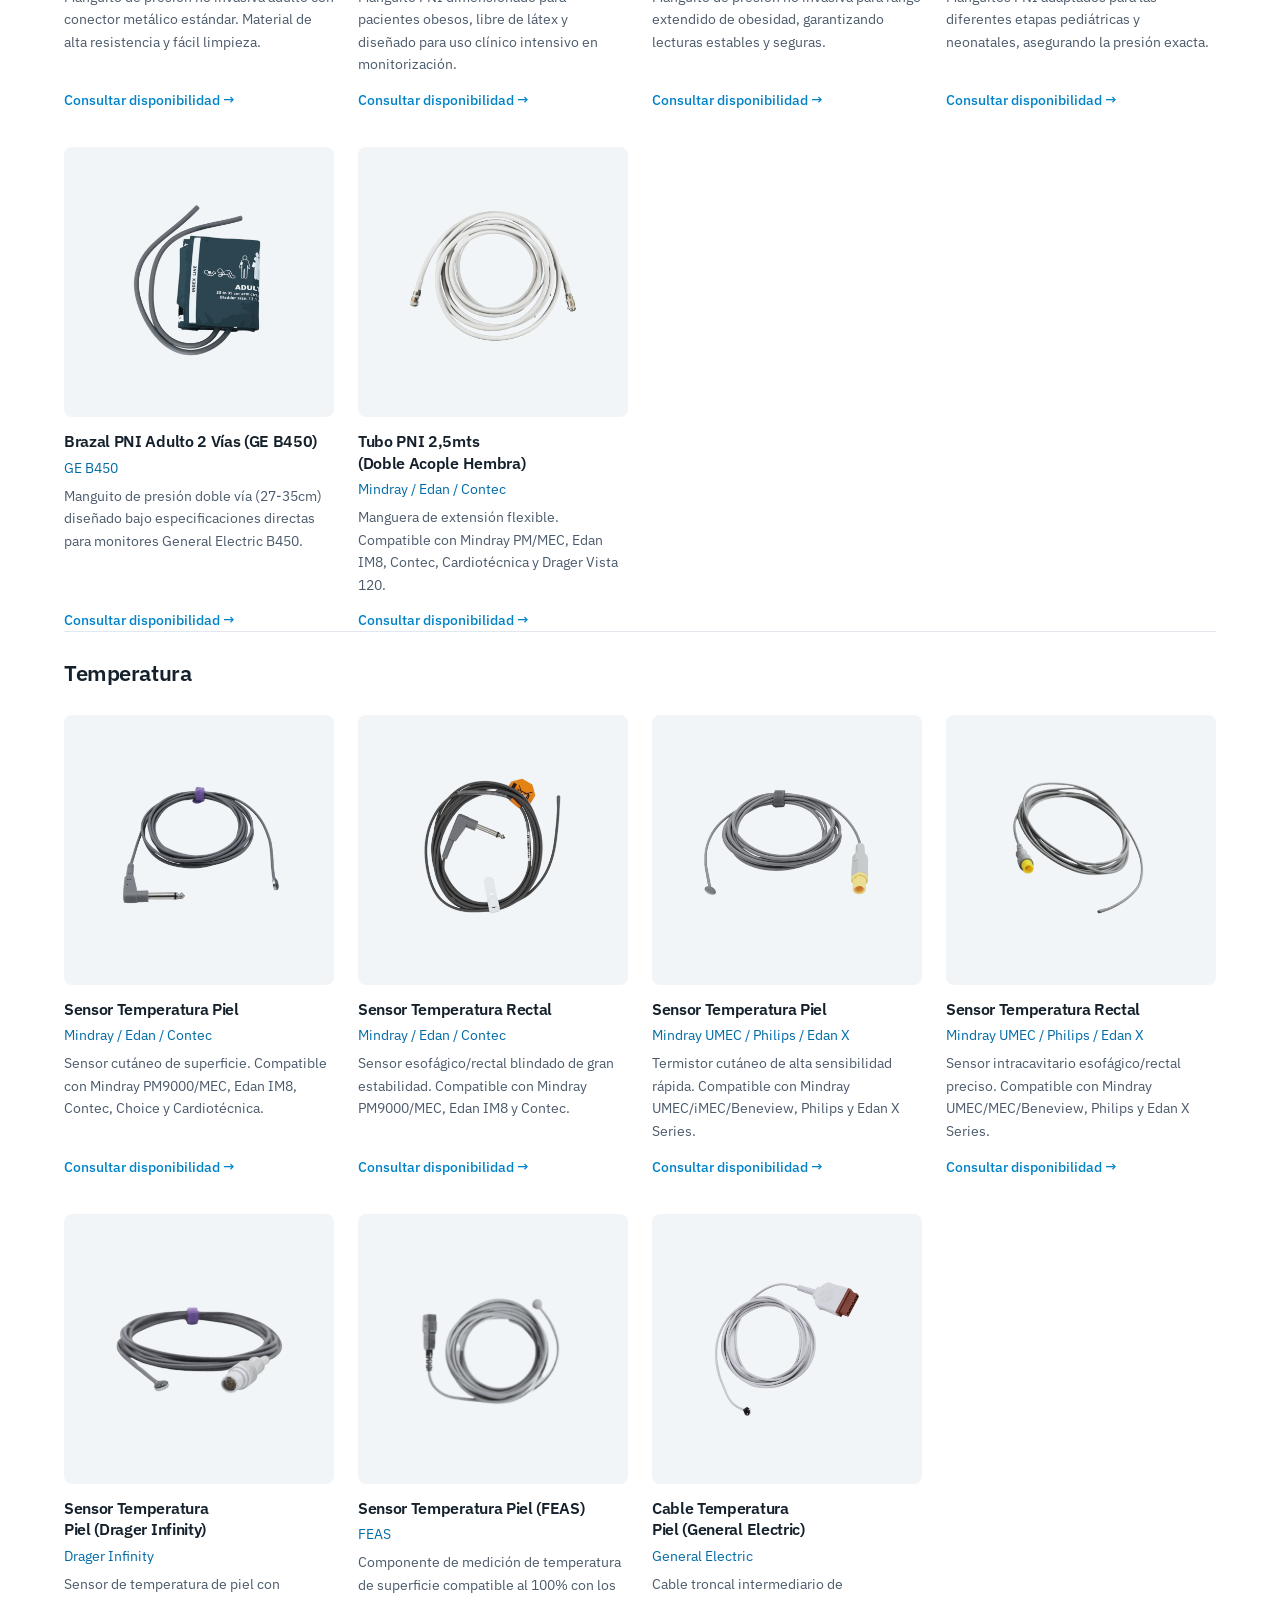
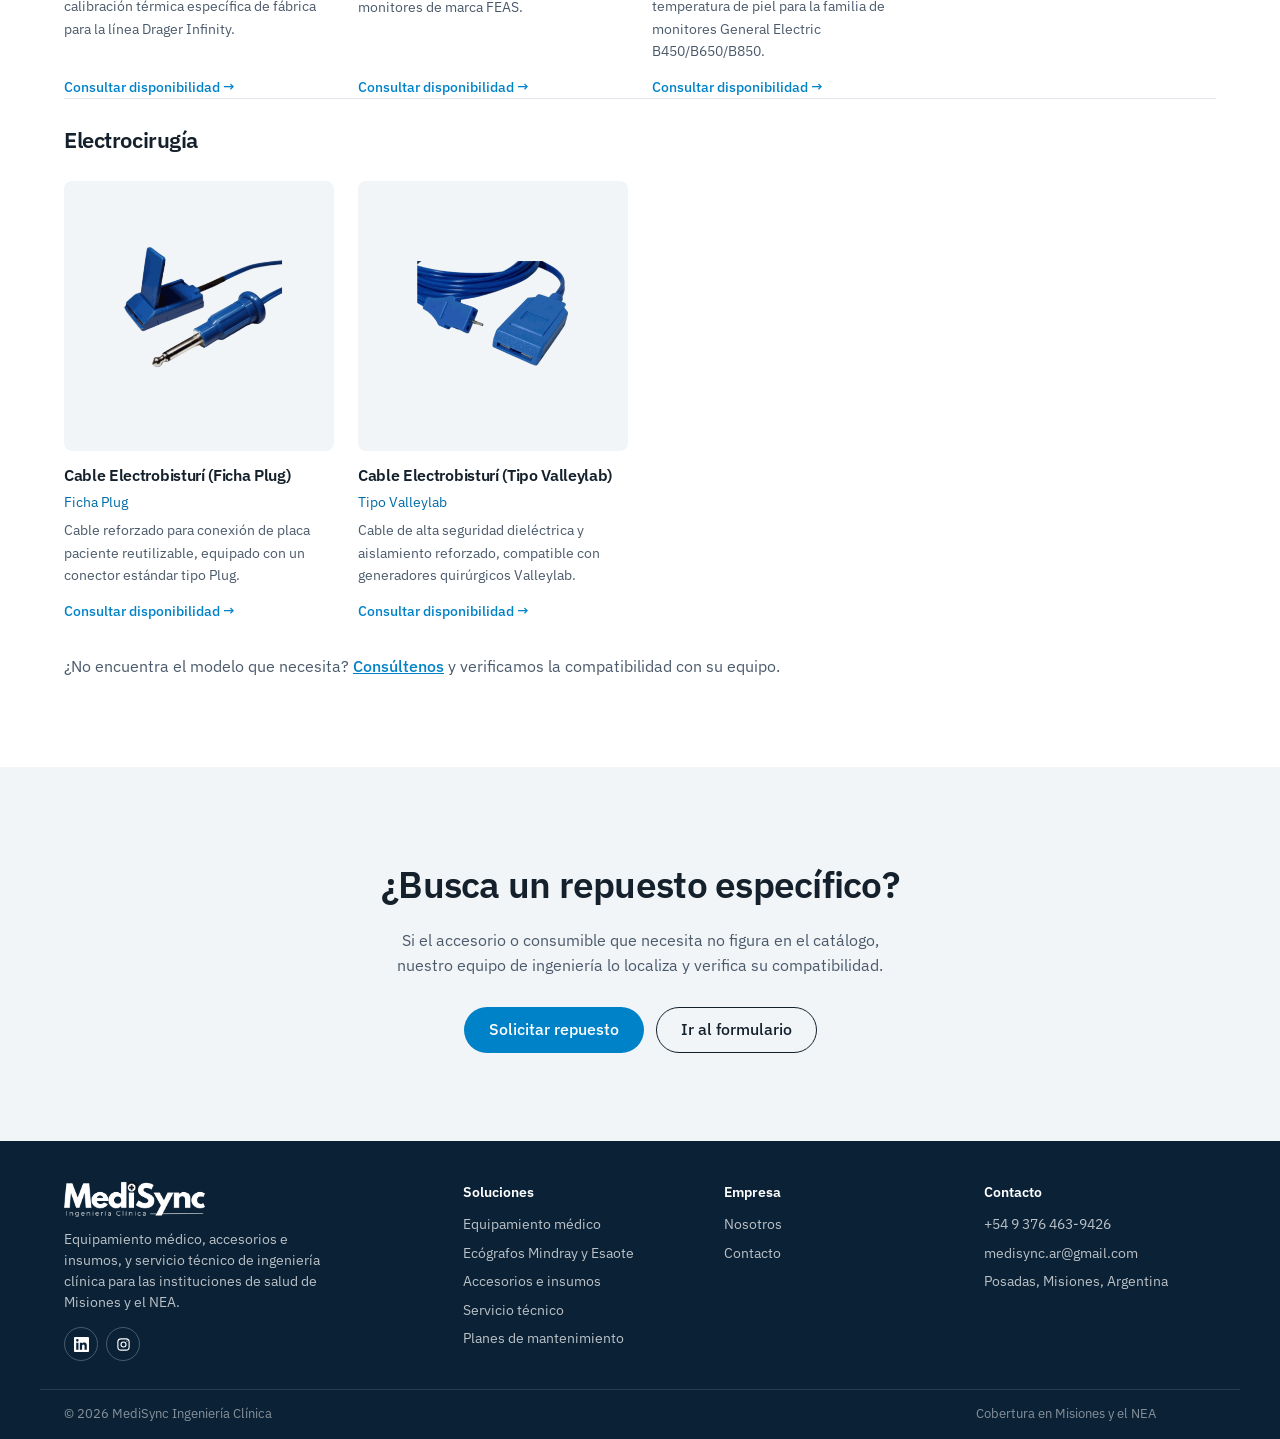
<file: tienda.html>
<!doctype html>
<html lang="es">
<head>
<meta charset="utf-8">
<meta name="viewport" content="width=device-width, initial-scale=1, viewport-fit=cover">
<title>Accesorios e insumos | MediSync – Posadas, Misiones</title>
<meta name="description" content="Accesorios e insumos para electromedicina en Misiones: sensores SpO2, cables ECG, manguitos PNI, sensores de temperatura y cables de electrocirugía compatibles con las principales marcas.">
<meta property="og:type" content="website">
<meta property="og:locale" content="es_AR">
<meta property="og:site_name" content="MediSync Ingeniería Clínica">
<meta property="og:title" content="Accesorios e insumos | MediSync – Posadas, Misiones">
<meta property="og:description" content="Sensores SpO2, cables ECG, manguitos PNI, sensores de temperatura y cables de electrocirugía compatibles con las principales marcas, en Misiones.">
<meta property="og:image" content="img/logo1.png">
<meta property="og:url" content="https://medisync.com.ar/tienda.html">
<meta name="twitter:card" content="summary">
<link rel="icon" type="image/x-icon" href="img/favicon.ico">
<link rel="canonical" href="https://medisync.com.ar/tienda.html">
<!-- Meta Pixel Code -->
<script>
!function(f,b,e,v,n,t,s)
{if(f.fbq)return;n=f.fbq=function(){n.callMethod?
n.callMethod.apply(n,arguments):n.queue.push(arguments)};
if(!f._fbq)f._fbq=n;n.push=n;n.loaded=!0;n.version='2.0';
n.queue=[];t=b.createElement(e);t.async=!0;
t.src=v;s=b.getElementsByTagName(e)[0];
s.parentNode.insertBefore(t,s)}(window, document,'script',
'https://connect.facebook.net/en_US/fbevents.js');
fbq('init', '1531481185148604');
fbq('track', 'PageView');
</script>
<noscript><img height="1" width="1" style="display:none"
src="https://www.facebook.com/tr?id=1531481185148604&ev=PageView&noscript=1"
/></noscript>
<!-- End Meta Pixel Code -->
<link rel="preconnect" href="https://fonts.googleapis.com">
<link rel="preconnect" href="https://fonts.gstatic.com" crossorigin>
<link href="https://fonts.googleapis.com/css2?family=IBM+Plex+Sans:wght@400;500;600&display=swap" rel="stylesheet">
<link rel="stylesheet" href="styles.css">
</head>
<body>
<header class="site">
  <div class="wrap nav">
    <a href="index.html" aria-label="MediSync, inicio"><img src="img/logo-header.png" alt="MediSync Ingeniería Clínica"></a>
    <ul><li><a href="index.html">Inicio</a></li><li><a href="equipos.html">Equipamiento</a></li><li><a href="tienda.html" aria-current="page">Insumos</a></li><li><a href="servicios.html">Servicio técnico</a></li><li><a href="nosotros.html">Nosotros</a></li></ul>
    <a class="btn btn-primary" href="contacto.html">Contacto</a>
    <button class="menu-btn" type="button" aria-label="Abrir menú" aria-expanded="false" aria-controls="mmenu"><svg viewBox="0 0 24 24" fill="none" stroke="currentColor" stroke-width="2" stroke-linecap="round"><path d="M4 7h16M4 12h16M4 17h16"/></svg></button>
  </div>
  <nav class="mobile-menu" id="mmenu" aria-label="Menú"><a href="index.html">Inicio</a><a href="equipos.html">Equipamiento</a><a href="tienda.html" aria-current="page">Insumos</a><a href="servicios.html">Servicio técnico</a><a href="nosotros.html">Nosotros</a><a href="contacto.html">Contacto</a></nav>
</header>
<div class="wrap crumbs" aria-label="Ubicación"><a href="index.html">Inicio</a><span>/</span>Insumos</div>

<section class="hero-light">
  <div class="wrap">
    <div>
      <h1>Accesorios e insumos</h1>
      <p>Sensores, cables y accesorios compatibles con las principales marcas de monitores.</p>
      <div class="actions"><a class="btn btn-primary" href="#catalogo">Ver catálogo</a><a class="btn btn-outline" href="https://wa.me/5493764639426?text=Hola%2C%20quiero%20consultar%20disponibilidad%20de%20accesorios." target="_blank" rel="noopener">Consultar disponibilidad</a></div>
    </div>
    <div class="art" aria-hidden="true">
      <div><img src="img/spo2.png" alt=""></div>
      <div><img src="img/ecg.png" alt=""></div>
      <div><img src="img/pni.png" alt=""></div>
      <div><img src="img/temp1.png" alt=""></div>
    </div>
  </div>
</section>
<section class="block" id="catalogo">
  <div class="wrap">
    <div class="head-row"><h2>Catálogo</h2></div>
    <div class="pills" role="group" aria-label="Filtrar por categoría"><button class="pill" type="button" data-f="todos" aria-pressed="true">Todos<small>63</small></button><button class="pill" type="button" data-f="oximetria" aria-pressed="false">Oximetría (SpO2)<small>29</small></button><button class="pill" type="button" data-f="ecg" aria-pressed="false">Electrocardiografía<small>19</small></button><button class="pill" type="button" data-f="pni" aria-pressed="false">Presión no invasiva<small>6</small></button><button class="pill" type="button" data-f="temperatura" aria-pressed="false">Temperatura<small>7</small></button><button class="pill" type="button" data-f="electrobisturi" aria-pressed="false">Electrocirugía<small>2</small></button></div>
    <div class="group" data-g="oximetria"><h2 class="group-title">Oximetría (SpO2)</h2><div class="grid4"><article class="item"><div class="ph"><img src="img/spo2.png" alt="Sensor SpO2 Broche Adulto - Ficha Redel" loading="lazy"></div><h3>Sensor SpO2 Broche Adulto - Ficha Redel</h3><div class="tag">Mindray / Edan / Leex / Drager</div><p>Cable largo directo. Compatible con: MINDRAY PM9000 / MEC / VS800. EDAN LEEX IM8 / IM70 / M3 / DRAGER VISTA.</p><a class="ask" href="https://wa.me/5493764639426?text=Hola%20MediSync!%20Quiero%20consultar%20por%20el%20Sensor%20SpO2%20Broche%20Adulto%20Ficha%20Redel%20Compatible%20con%20Mindray%2FEdan%2FDrager" target="_blank" rel="noopener">Consultar disponibilidad →</a></article><article class="item"><div class="ph"><img src="img/spo21.png" alt="Sensor SpO2 Ped/Neo Ficha Redel" loading="lazy"></div><h3>Sensor SpO2 Ped/Neo Ficha Redel</h3><div class="tag">Mindray / Edan / Leex / Drager</div><p>Cable largo, conexión directa. Compatible con: MINDRAY PM9000 / MEC / VS800. EDAN - LEEX IM8 / IM70 / M3 / DRAGER VISTA.</p><a class="ask" href="https://wa.me/5493764639426?text=Hola%20MediSync!%20Quiero%20consultar%20por%20el%20Sensor%20SpO2%20Ped%2FNeo%20Ficha%20Redel" target="_blank" rel="noopener">Consultar disponibilidad →</a></article><article class="item"><div class="ph"><img src="img/spo22.png" alt="Sensor SpO2 Broche Adulto Ficha DB9" loading="lazy"></div><h3>Sensor SpO2 Broche Adulto Ficha DB9</h3><div class="tag">Multimarca Universal</div><p>Cable corto para conectar a prolongadores. Compatible con: MINDRAY, EDAN LEEX, FEAS, BCI, NELLCOR, CHOICE CARDIOTECNICA, BISTOS, COMEN, PHILIPS, DRAGER.</p><a class="ask" href="https://wa.me/5493764639426?text=Hola%20MediSync!%20Quiero%20consultar%20por%20el%20Sensor%20SpO2%20Broche%20Adulto%20Ficha%20DB9" target="_blank" rel="noopener">Consultar disponibilidad →</a></article><article class="item"><div class="ph"><img src="img/spo23.png" alt="Sensor SpO2 Ped/Neo Ajustable Ficha DB9" loading="lazy"></div><h3>Sensor SpO2 Ped/Neo Ajustable Ficha DB9</h3><div class="tag">Multimarca Universal</div><p>Cable corto para prolongador. Compatible con: MINDRAY, EDAN LEEX, FEAS, BCI, NELLCOR, CHOICE CARDIOTECNICA, BISTOS, COMEN, PHILIPS, DRAGER.</p><a class="ask" href="https://wa.me/5493764639426?text=Hola%20MediSync!%20Quiero%20consultar%20por%20el%20Sensor%20SpO2%20Ped%2FNeo%20Ajustable%20Ficha%20DB9" target="_blank" rel="noopener">Consultar disponibilidad →</a></article><article class="item"><div class="ph"><img src="img/spo24.png" alt="Sensor SpO2 Broche Adulto - Línea Nueva" loading="lazy"></div><h3>Sensor SpO2 Broche Adulto - Línea Nueva</h3><div class="tag">Mindray (Nueva Línea)</div><p>Cable largo, conexión directa. Compatible con: MINDRAY BENEVIEW / UMEC / IMEC / BENEVISION.</p><a class="ask" href="https://wa.me/5493764639426?text=Hola%20MediSync!%20Quiero%20consultar%20por%20el%20Sensor%20SpO2%20Broche%20Adulto%20Mindray%20Linea%20Nueva" target="_blank" rel="noopener">Consultar disponibilidad →</a></article><article class="item"><div class="ph"><img src="img/spo25.png" alt="Sensor SpO2 Ped/Neo - Línea Nueva" loading="lazy"></div><h3>Sensor SpO2 Ped/Neo - Línea Nueva</h3><div class="tag">Mindray (Nueva Línea)</div><p>Cable largo, conexión directa. Compatible con: MINDRAY BENEVIEW / UMEC / IMEC / BENEVISION.</p><a class="ask" href="https://wa.me/5493764639426?text=Hola%20MediSync!%20Quiero%20consultar%20por%20el%20Sensor%20SpO2%20Ped%2FNeo%20Mindray%20Linea%20Nueva" target="_blank" rel="noopener">Consultar disponibilidad →</a></article><article class="item"><div class="ph"><img src="img/spo26.png" alt="Sensor SpO2 Pediátrico DB9 Corto" loading="lazy"></div><h3>Sensor SpO2 Pediátrico DB9 Corto</h3><div class="tag">Multimarca Corto</div><p>Para interconectar con prolongadores. Compatible con: MINDRAY, EDAN LEEX, FEAS, NELLCOR, CHOICE CARDIOTECNICA, BISTOS, COMEN.</p><a class="ask" href="https://wa.me/5493764639426?text=Hola%20MediSync!%20Quiero%20consultar%20por%20el%20Sensor%20SpO2%20Pediatrico%20DB9%20Corto" target="_blank" rel="noopener">Consultar disponibilidad →</a></article><article class="item"><div class="ph"><img src="img/spo27.png" alt="Sensor SpO2 Broche Adulto Tipo FEAS" loading="lazy"></div><h3>Sensor SpO2 Broche Adulto Tipo FEAS</h3><div class="tag">FEAS</div><p>Cable largo, conexión directa. Específico para compatibilidad con sistemas e instrumental médico FEAS.</p><a class="ask" href="https://wa.me/5493764639426?text=Hola%20MediSync!%20Quiero%20consultar%20por%20el%20Sensor%20SpO2%20Adulto%20Tipo%20FEAS" target="_blank" rel="noopener">Consultar disponibilidad →</a></article><article class="item"><div class="ph"><img src="img/spo28.png" alt="Sensor SpO2 Ped/Neo Ajustable Tipo FEAS" loading="lazy"></div><h3>Sensor SpO2 Ped/Neo Ajustable Tipo FEAS</h3><div class="tag">FEAS</div><p>Cable largo, conexión directa. Diseñado para control neonatal y pediátrico en sistemas de la línea FEAS.</p><a class="ask" href="https://wa.me/5493764639426?text=Hola%20MediSync!%20Quiero%20consultar%20por%20el%20Sensor%20SpO2%20Ped%2FNeo%20Tipo%20FEAS" target="_blank" rel="noopener">Consultar disponibilidad →</a></article><article class="item"><div class="ph"><img src="img/spo29.png" alt="Sensor SpO2 Adulto General Electric" loading="lazy"></div><h3>Sensor SpO2 Adulto General Electric</h3><div class="tag">General Electric / Ohmeda</div><p>Compatible con: GENERAL ELECTRIC B125 / B450 / B650 / B850. Equipado con tecnología integrada Ohmeda.</p><a class="ask" href="https://wa.me/5493764639426?text=Hola%20MediSync!%20Quiero%20consultar%20por%20el%20Sensor%20SpO2%20Adulto%20General%20Electric" target="_blank" rel="noopener">Consultar disponibilidad →</a></article><article class="item"><div class="ph"><img src="img/spo30.png" alt="Sensor SpO2 Ped/Neo General Electric" loading="lazy"></div><h3>Sensor SpO2 Ped/Neo General Electric</h3><div class="tag">General Electric / Ohmeda</div><p>Compatible con: GENERAL ELECTRIC B125 / B450 / B650 / B850. Con soporte y tecnología Ohmeda.</p><a class="ask" href="https://wa.me/5493764639426?text=Hola%20MediSync!%20Quiero%20consultar%20por%20el%20Sensor%20SpO2%20Ped%2FNeo%20General%20Electric" target="_blank" rel="noopener">Consultar disponibilidad →</a></article><article class="item"><div class="ph"><img src="img/spo31.png" alt="Sensor SpO2 Adulto Drager Infinity" loading="lazy"></div><h3>Sensor SpO2 Adulto Drager Infinity</h3><div class="tag">Drager Infinity</div><p>Sensor de oximetría directo de alta fidelidad para sistemas DRAGER INFINITY.</p><a class="ask" href="https://wa.me/5493764639426?text=Hola%20MediSync!%20Quiero%20consultar%20por%20el%20Sensor%20SpO2%20Adulto%20Drager%20Infinity" target="_blank" rel="noopener">Consultar disponibilidad →</a></article><article class="item"><div class="ph"><img src="img/spo32.png" alt="Sensor SpO2 Ped/Neo Drager Infinity" loading="lazy"></div><h3>Sensor SpO2 Ped/Neo Drager Infinity</h3><div class="tag">Drager Infinity</div><p>Manguito ajustable de cable largo para monitorización pediátrica/neonatal en DRAGER INFINITY.</p><a class="ask" href="https://wa.me/5493764639426?text=Hola%20MediSync!%20Quiero%20consultar%20por%20el%20Sensor%20SpO2%20Ped%2FNeo%20Drager%20Infinity" target="_blank" rel="noopener">Consultar disponibilidad →</a></article><article class="item"><div class="ph"><img src="img/spo33.png" alt="Sensor SpO2 Adulto Philips / Goldway" loading="lazy"></div><h3>Sensor SpO2 Adulto Philips / Goldway</h3><div class="tag">Philips / Goldway</div><p>Sensor robusto tipo broche compatible con monitores PHILIPS MP20 y líneas GOLDWAY.</p><a class="ask" href="https://wa.me/5493764639426?text=Hola%20MediSync!%20Quiero%20consultar%20por%20el%20Sensor%20SpO2%20Adulto%20Philips%20Goldway" target="_blank" rel="noopener">Consultar disponibilidad →</a></article><article class="item"><div class="ph"><img src="img/spo34.png" alt="Sensor SpO2 Ped/Neo Philips / Goldway" loading="lazy"></div><h3>Sensor SpO2 Ped/Neo Philips / Goldway</h3><div class="tag">Philips / Goldway</div><p>Modelo suave ajustable para pacientes pediátricos en entornos PHILIPS MP20 / GOLDWAY.</p><a class="ask" href="https://wa.me/5493764639426?text=Hola%20MediSync!%20Quiero%20consultar%20por%20el%20Sensor%20SpO2%20Ped%2FNeo%20Philips%20Goldway" target="_blank" rel="noopener">Consultar disponibilidad →</a></article><article class="item"><div class="ph"><img src="img/spo35.png" alt="Sensor SpO2 Adulto Hewlett Packard" loading="lazy"></div><h3>Sensor SpO2 Adulto Hewlett Packard</h3><div class="tag">HP / Philips (12 Pines)</div><p>Compatible con HEWLETT PACKARD / PHILIPS MP20. Específico para versiones con ficha redonda de 12 pines.</p><a class="ask" href="https://wa.me/5493764639426?text=Hola%20MediSync!%20Quiero%20consultar%20por%20el%20Sensor%20SpO2%20Adulto%20HP%2012%20Pines" target="_blank" rel="noopener">Consultar disponibilidad →</a></article><article class="item"><div class="ph"><img src="img/spo36.png" alt="Sensor SpO2 Ped/Neo Hewlett Packard" loading="lazy"></div><h3>Sensor SpO2 Ped/Neo Hewlett Packard</h3><div class="tag">HP / Philips (12 Pines)</div><p>Compatible con HEWLETT PACKARD / PHILIPS que tengan asignada la ficha redonda de 12 pines.</p><a class="ask" href="https://wa.me/5493764639426?text=Hola%20MediSync!%20Quiero%20consultar%20por%20el%20Sensor%20SpO2%20Ped%2FNeo%20HP%2012%20Pines" target="_blank" rel="noopener">Consultar disponibilidad →</a></article><article class="item"><div class="ph"><img src="img/spo37.png" alt="Sensor SpO2 Ped/Neo Corto Masimo" loading="lazy"></div><h3>Sensor SpO2 Ped/Neo Corto Masimo</h3><div class="tag">Masimo (DB9 Corto)</div><p>Terminal DB9 corta para interconectar con cables de extensión y prolongadores MASIMO.</p><a class="ask" href="https://wa.me/5493764639426?text=Hola%20MediSync!%20Quiero%20consultar%20por%20el%20Sensor%20SpO2%20Ped%2FNeo%20Masimo%20Corto" target="_blank" rel="noopener">Consultar disponibilidad →</a></article><article class="item"><div class="ph"><img src="img/spo38.png" alt="Sensor SpO2 Adulto Corto Masimo" loading="lazy"></div><h3>Sensor SpO2 Adulto Corto Masimo</h3><div class="tag">Masimo (DB9 Corto)</div><p>Ficha DB9 corta para acoplar directo a prolongadores de oximetría con tecnología MASIMO.</p><a class="ask" href="https://wa.me/5493764639426?text=Hola%20MediSync!%20Quiero%20consultar%20por%20el%20Sensor%20SpO2%20Adulto%20Masimo%20Corto" target="_blank" rel="noopener">Consultar disponibilidad →</a></article><article class="item"><div class="ph"><img src="img/spo39.png" alt="Sensor SpO2 Adulto Contec Original" loading="lazy"></div><h3>Sensor SpO2 Adulto Contec Original</h3><div class="tag">Contec Classic</div><p>Compatible con monitores multiparamétricos CONTEC series CMS 6000 / 7000 / 8000 / 9000 Original.</p><a class="ask" href="https://wa.me/5493764639426?text=Hola%20MediSync!%20Quiero%20consultar%20por%20el%20Sensor%20SpO2%20Contec%20Original" target="_blank" rel="noopener">Consultar disponibilidad →</a></article><article class="item"><div class="ph"><img src="img/spo40.png" alt="Sensor SpO2 Adulto Contec (Línea Nueva)" loading="lazy"></div><h3>Sensor SpO2 Adulto Contec (Línea Nueva)</h3><div class="tag">Contec (Línea Nueva)</div><p>Cable largo reforzado. Diseñado específicamente para monitores CONTEC NEW de última generación.</p><a class="ask" href="https://wa.me/5493764639426?text=Hola%20MediSync!%20Quiero%20consultar%20por%20el%20Sensor%20SpO2%20Contec%20Linea%20Nueva" target="_blank" rel="noopener">Consultar disponibilidad →</a></article><article class="item"><div class="ph"><img src="img/spo41.png" alt="Sensor SpO2 Ped/Neo Contec Corto" loading="lazy"></div><h3>Sensor SpO2 Ped/Neo Contec Corto</h3><div class="tag">Contec (DB9 Corto)</div><p>Terminal DB9 corta para vinculación con cables prolongadores en equipos CONTEC.</p><a class="ask" href="https://wa.me/5493764639426?text=Hola%20MediSync!%20Quiero%20consultar%20por%20el%20Sensor%20SpO2%20Ped%2FNeo%20Contec%20Corto" target="_blank" rel="noopener">Consultar disponibilidad →</a></article><article class="item"><div class="ph"><img src="img/spo42.png" alt="Sensor SpO2 Adulto Cardiotécnica" loading="lazy"></div><h3>Sensor SpO2 Adulto Cardiotécnica</h3><div class="tag">Cardiotécnica</div><p>Ficha Redel premium de acople directo. Plena compatibilidad con monitor Cardiotécnica MA512.</p><a class="ask" href="https://wa.me/5493764639426?text=Hola%20MediSync!%20Quiero%20consultar%20por%20el%20Sensor%20SpO2%20Adulto%20Cardiotecnica" target="_blank" rel="noopener">Consultar disponibilidad →</a></article><article class="item"><div class="ph"><img src="img/spo43.png" alt="Sensor SpO2 Adulto Comen" loading="lazy"></div><h3>Sensor SpO2 Adulto Comen</h3><div class="tag">Comen (12 Pines)</div><p>Equipado con ficha redonda de 12 pines. Compatible con monitores multiparámetro COMEN C50 / C80.</p><a class="ask" href="https://wa.me/5493764639426?text=Hola%20MediSync!%20Quiero%20consultar%20por%20el%20Sensor%20SpO2%20Adulto%20Comen" target="_blank" rel="noopener">Consultar disponibilidad →</a></article><article class="item"><div class="ph"><img src="img/spo44.png" alt="Sensor SpO2 Adulto Bistos" loading="lazy"></div><h3>Sensor SpO2 Adulto Bistos</h3><div class="tag">Bistos</div><p>Ficha DB9 con cable largo directo. Compatible con toda la línea de monitores BISTOS BT740 / BT770.</p><a class="ask" href="https://wa.me/5493764639426?text=Hola%20MediSync!%20Quiero%20consultar%20por%20el%20Sensor%20SpO2%20Adulto%20Bistos" target="_blank" rel="noopener">Consultar disponibilidad →</a></article><article class="item"><div class="ph"><img src="img/spo45.png" alt="Sensor SpO2 Adulto Dongjiang" loading="lazy"></div><h3>Sensor SpO2 Adulto Dongjiang</h3><div class="tag">Dongjiang</div><p>Cable largo de alta resistencia, terminación en ficha Redel. Compatible con monitor DONGJIANG PM200A.</p><a class="ask" href="https://wa.me/5493764639426?text=Hola%20MediSync!%20Quiero%20consultar%20por%20el%20Sensor%20SpO2%20Adulto%20Dongjiang" target="_blank" rel="noopener">Consultar disponibilidad →</a></article><article class="item"><div class="ph"><img src="img/spo46.png" alt="Sensor SpO2 Adulto Soft Tipo Nonin" loading="lazy"></div><h3>Sensor SpO2 Adulto Soft Tipo Nonin</h3><div class="tag">Nonin (Soft)</div><p>Ficha DB9 corta para acoplar firmemente a cables prolongadores dedicados de oximetría NONIN.</p><a class="ask" href="https://wa.me/5493764639426?text=Hola%20MediSync!%20Quiero%20consultar%20por%20el%20Sensor%20SpO2%20Soft%20Tipo%20Nonin" target="_blank" rel="noopener">Consultar disponibilidad →</a></article><article class="item"><div class="ph"><img src="img/spo47.png" alt="Sensores SpO2 Descartables YKD (Nellcor)" loading="lazy"></div><h3>Sensores SpO2 Descartables YKD (Nellcor)</h3><div class="tag">Nellcor (Descartable)</div><p>Pack por 10 unidades. Máxima higiene y adherencia médica. Compatible con equipos de tecnología NELLCOR.</p><a class="ask" href="https://wa.me/5493764639426?text=Hola%20MediSync!%20Quiero%20consultar%20por%20el%20Pack%2010x%20Sensores%20Descartables%20Nellcor" target="_blank" rel="noopener">Consultar disponibilidad →</a></article><article class="item"><div class="ph"><img src="img/spo48.png" alt="Sensores SpO2 Descartables YKD (Masimo)" loading="lazy"></div><h3>Sensores SpO2 Descartables YKD (Masimo)</h3><div class="tag">Masimo LNCS (Descartable)</div><p>Pack por 10 unidades. Ficha DB9 para conexión segura sobre prolongadores MASIMO LNCS.</p><a class="ask" href="https://wa.me/5493764639426?text=Hola%20MediSync!%20Quiero%20consultar%20por%20el%20Pack%2010x%20Sensores%20Descartables%20Masimo" target="_blank" rel="noopener">Consultar disponibilidad →</a></article></div></div><div class="group" data-g="ecg"><h2 class="group-title">Electrocardiografía</h2><div class="grid4"><article class="item"><div class="ph"><img src="img/ecg.png" alt="Cable Paciente ECG 3 y 5 Deriv (AAMI)" loading="lazy"></div><h3>Cable Paciente ECG 3 y 5 Deriv (AAMI)</h3><div class="tag">AAMI Estandar multiparamétrico</div><p>Excelente blindaje contra ruidos de línea. Compatible con: Mindray PM/MEC, Edan IM8, Contec, Cardiotécnica, Drager Vista 120.</p><a class="ask" href="https://wa.me/5493764639426?text=Hola%20MediSync!%20Quiero%20consultar%20por%20el%20Cable%20Paciente%20ECG%20Ficha%20AAMI" target="_blank" rel="noopener">Consultar disponibilidad →</a></article><article class="item"><div class="ph"><img src="img/ecg1.png" alt="Cable Paciente ECG 3 y 5 Deriv (Línea Nueva)" loading="lazy"></div><h3>Cable Paciente ECG 3 y 5 Deriv (Línea Nueva)</h3><div class="tag">Mindray / Edan / Philips / HP</div><p>Conexión dedicada estable. Compatible con: Mindray UMEC / IMEC / Beneview, Edan X Series, Philips, HP.</p><a class="ask" href="https://wa.me/5493764639426?text=Hola%20MediSync!%20Quiero%20consultar%20por%20el%20Cable%20Paciente%20ECG%20Mindray%20Philips%20Linea%20Nueva" target="_blank" rel="noopener">Consultar disponibilidad →</a></article><article class="item"><div class="ph"><img src="img/ecg2.png" alt="Cable Paciente ECG 5 Deriv (Contec New)" loading="lazy"></div><h3>Cable Paciente ECG 5 Deriv (Contec New)</h3><div class="tag">Contec (Línea Nueva)</div><p>Distribución blindada optimizada estructuralmente para los monitores Contec de última línea.</p><a class="ask" href="https://wa.me/5493764639426?text=Hola%20MediSync!%20Quiero%20consultar%20por%20el%20Cable%20Paciente%20ECG%205%20Deriv%20Contec%20New" target="_blank" rel="noopener">Consultar disponibilidad →</a></article><article class="item"><div class="ph"><img src="img/ecg3.png" alt="Cable Paciente ECG 5 Deriv Bistos" loading="lazy"></div><h3>Cable Paciente ECG 5 Deriv Bistos</h3><div class="tag">Bistos</div><p>Repuesto directo clínico original para monitorización avanzada en unidades Bistos BT740 / BT770.</p><a class="ask" href="https://wa.me/5493764639426?text=Hola%20MediSync!%20Quiero%20consultar%20por%20el%20Cable%20Paciente%20ECG%205%20Deriv%20Bistos" target="_blank" rel="noopener">Consultar disponibilidad →</a></article><article class="item"><div class="ph"><img src="img/ecg4.png" alt="Cable Paciente ECG 5 Deriv Comen" loading="lazy"></div><h3>Cable Paciente ECG 5 Deriv Comen</h3><div class="tag">Comen</div><p>Cable blindado específico para captación y supresión de ruidos en monitores Comen C50 / C80.</p><a class="ask" href="https://wa.me/5493764639426?text=Hola%20MediSync!%20Quiero%20consultar%20por%20el%20Cable%20Paciente%20ECG%205%20Deriv%20Comen" target="_blank" rel="noopener">Consultar disponibilidad →</a></article><article class="item"><div class="ph"><img src="img/ecg5.png" alt="Cable Paciente ECG 3 Deriv Tipo FEAS" loading="lazy"></div><h3>Cable Paciente ECG 3 Deriv Tipo FEAS</h3><div class="tag">FEAS</div><p>Tríptico clásico de derivaciones de alta fidelidad, compatible plenamente con instrumental FEAS.</p><a class="ask" href="https://wa.me/5493764639426?text=Hola%20MediSync!%20Quiero%20consultar%20por%20el%20Cable%20Paciente%20ECG%203%20Deriv%20Tipo%20FEAS" target="_blank" rel="noopener">Consultar disponibilidad →</a></article><article class="item"><div class="ph"><img src="img/ecg6.png" alt="Cable Paciente ECG 5 Deriv Tipo FEAS" loading="lazy"></div><h3>Cable Paciente ECG 5 Deriv Tipo FEAS</h3><div class="tag">FEAS</div><p>Configuración integral de 5 vías reforzadas para un trazado completo de derivaciones en sistemas FEAS.</p><a class="ask" href="https://wa.me/5493764639426?text=Hola%20MediSync!%20Quiero%20consultar%20por%20el%20Cable%20Paciente%20ECG%205%20Deriv%20Tipo%20FEAS" target="_blank" rel="noopener">Consultar disponibilidad →</a></article><article class="item"><div class="ph"><img src="img/ecg7.png" alt="Cable Paciente ECG 3 Deriv General Electric" loading="lazy"></div><h3>Cable Paciente ECG 3 Deriv General Electric</h3><div class="tag">General Electric</div><p>Monitoreo y filtrado preciso de señal en equipos complejos de alta gama General Electric B450 / B650 / B850.</p><a class="ask" href="https://wa.me/5493764639426?text=Hola%20MediSync!%20Quiero%20consultar%20por%20el%20Cable%20Paciente%20ECG%203%20Deriv%20General%20Electric" target="_blank" rel="noopener">Consultar disponibilidad →</a></article><article class="item"><div class="ph"><img src="img/ecg8.png" alt="Cable Paciente ECG 5 Deriv General Electric" loading="lazy"></div><h3>Cable Paciente ECG 5 Deriv General Electric</h3><div class="tag">General Electric</div><p>Arquitectura multicanal blindada para registros estables de 5 vías en General Electric B450 / B650 / B850.</p><a class="ask" href="https://wa.me/5493764639426?text=Hola%20MediSync!%20Quiero%20consultar%20por%20el%20Cable%20Paciente%20ECG%205%20Deriv%20General%20Electric" target="_blank" rel="noopener">Consultar disponibilidad →</a></article><article class="item"><div class="ph"><img src="img/ecg9.png" alt="Cable Troncal Multimed Drager Infinity" loading="lazy"></div><h3>Cable Troncal Multimed Drager Infinity</h3><div class="tag">Drager Infinity (Troncal)</div><p>Tronco principal modular premium de interconexión multiseñal diseñado para Drager Infinity.</p><a class="ask" href="https://wa.me/5493764639426?text=Hola%20MediSync!%20Quiero%20consultar%20por%20el%20Cable%20Troncal%20Multimed%20Drager%20Infinity" target="_blank" rel="noopener">Consultar disponibilidad →</a></article><article class="item"><div class="ph"><img src="img/ecg10.png" alt="Cable Paciente ECG 5 Deriv Drager Infinity" loading="lazy"></div><h3>Cable Paciente ECG 5 Deriv Drager Infinity</h3><div class="tag">Drager Infinity</div><p>Latiguillo terminal directo de paciente acoplable de forma segura a la línea Drager Infinity.</p><a class="ask" href="https://wa.me/5493764639426?text=Hola%20MediSync!%20Quiero%20consultar%20por%20el%20Cable%20Paciente%20ECG%205%20Deriv%20Drager%20Infinity" target="_blank" rel="noopener">Consultar disponibilidad →</a></article><article class="item"><div class="ph"><img src="img/ecg11.png" alt="Cable Paciente ECG Decapolar DB15" loading="lazy"></div><h3>Cable Paciente ECG Decapolar DB15</h3><div class="tag">Ergometría / Holter Multimarca</div><p>Ideal para Ergometría y Holter. Plena compatibilidad con sistemas: Cardiotécnica, Contec, Edan, Schiller, etc.</p><a class="ask" href="https://wa.me/5493764639426?text=Hola%20MediSync!%20Quiero%20consultar%20por%20el%20Cable%20Paciente%20ECG%20Decapolar%20DB15" target="_blank" rel="noopener">Consultar disponibilidad →</a></article><article class="item"><div class="ph"><img src="img/ecg12.png" alt="Cable Paciente Decapolar Cardioprint" loading="lazy"></div><h3>Cable Paciente Decapolar Cardioprint</h3><div class="tag">Cardioprint</div><p>Repuesto diagnóstico de alta densidad, adaptado bajo especificaciones de electrocardiógrafos Cardioprint.</p><a class="ask" href="https://wa.me/5493764639426?text=Hola%20MediSync!%20Quiero%20consultar%20por%20el%20Cable%20Paciente%20Decapolar%20Cardioprint" target="_blank" rel="noopener">Consultar disponibilidad →</a></article><article class="item"><div class="ph"><img src="img/ecg13.png" alt="Cable Paciente Decapolar Fukuda C110" loading="lazy"></div><h3>Cable Paciente Decapolar Fukuda C110</h3><div class="tag">Fukuda C110</div><p>Terminales con blindaje estructural especial adaptado a electrocardiógrafos de diagnóstico Fukuda C110.</p><a class="ask" href="https://wa.me/5493764639426?text=Hola%20MediSync!%20Quiero%20consultar%20por%20el%20Cable%20Paciente%20Decapolar%20Fukuda%20C110" target="_blank" rel="noopener">Consultar disponibilidad →</a></article><article class="item"><div class="ph"><img src="img/ecg14.png" alt="Cable Paciente Decapolar Ergometría" loading="lazy"></div><h3>Cable Paciente Decapolar Ergometría</h3><div class="tag">DB15</div><p>Ficha DB15 para Ergometría.</p><a class="ask" href="https://wa.me/5493764639426?text=Hola%20MediSync!%20Quiero%20consultar%20por%20el%20Cable%20Paciente%20Decapolar%20Fukuda%20C110" target="_blank" rel="noopener">Consultar disponibilidad →</a></article><article class="item"><div class="ph"><img src="img/ecg15.png" alt="Juego Pinzas ECG Adulto x4" loading="lazy"></div><h3>Juego Pinzas ECG Adulto x4</h3><div class="tag">ECG</div><p>Resorte Metálico con tornillo de ajuste</p><a class="ask" href="https://wa.me/5493764639426?text=Hola%20MediSync!%20Quiero%20consultar%20por%20el%20Juego%20de%20Pinzas%20ECG" target="_blank" rel="noopener">Consultar disponibilidad →</a></article><article class="item"><div class="ph"><img src="img/ecg16.png" alt="Juego Electrodos Precordiales Adulto x6" loading="lazy"></div><h3>Juego Electrodos Precordiales Adulto x6</h3><div class="tag">ECG</div><p></p><a class="ask" href="https://wa.me/5493764639426?text=Hola%20MediSync!%20Quiero%20consultar%20por%20electrodos%20pre%20cordiales" target="_blank" rel="noopener">Consultar disponibilidad →</a></article><article class="item"><div class="ph"><img src="img/ecg17.png" alt="Juego Pinzas ECG Pediátricas x6" loading="lazy"></div><h3>Juego Pinzas ECG Pediátricas x6</h3><div class="tag">ECG</div><p>Resorte Metálico con tornillo de ajuste</p><a class="ask" href="https://wa.me/5493764639426?text=Hola%20MediSync!%20Quiero%20consultar%20por%20el%20Cable%20Paciente%20Decapolar%20Fukuda%20C110" target="_blank" rel="noopener">Consultar disponibilidad →</a></article><article class="item"><div class="ph"><img src="img/ecg18.png" alt="Juego Cables Holter x7" loading="lazy"></div><h3>Juego Cables Holter x7</h3><div class="tag">Holter</div><p></p><a class="ask" href="https://wa.me/5493764639426?text=Hola%20MediSync!%20Quiero%20consultar%20por%20el%20Cable%20Paciente%20Decapolar%20Fukuda%20C110" target="_blank" rel="noopener">Consultar disponibilidad →</a></article></div></div><div class="group" data-g="pni"><h2 class="group-title">Presión no invasiva</h2><div class="grid4"><article class="item"><div class="ph"><img src="img/pni.png" alt="Brazal PNI Adulto 1 Vía (27-35cm)" loading="lazy"></div><h3>Brazal PNI Adulto 1 Vía (27-35cm)</h3><div class="tag">Conector Metálico</div><p>Manguito de presión no invasiva adulto con conector metálico estándar. Material de alta resistencia y fácil limpieza.</p><a class="ask" href="https://wa.me/5493764639426?text=Hola%20MediSync!%20Quiero%20consultar%20por%20el%20Brazal%20PNI%20Adulto%201%20Via%20(27-35cm)" target="_blank" rel="noopener">Consultar disponibilidad →</a></article><article class="item"><div class="ph"><img src="img/pni1.png" alt="Brazal Obeso XL 1 Vía (33-47cm)" loading="lazy"></div><h3>Brazal Obeso XL 1 Vía (33-47cm)</h3><div class="tag">Tamaño XL</div><p>Manguito PNI dimensionado para pacientes obesos, libre de látex y diseñado para uso clínico intensivo en monitorización.</p><a class="ask" href="https://wa.me/5493764639426?text=Hola%20MediSync!%20Quiero%20consultar%20por%20el%20Brazal%20Obeso%20XL%201%20Via" target="_blank" rel="noopener">Consultar disponibilidad →</a></article><article class="item"><div class="ph"><img src="img/pni2.png" alt="Brazal Obeso XXL 1 Vía (42-54cm)" loading="lazy"></div><h3>Brazal Obeso XXL 1 Vía (42-54cm)</h3><div class="tag">Tamaño XXL</div><p>Manguito de presión no invasiva para rango extendido de obesidad, garantizando lecturas estables y seguras.</p><a class="ask" href="https://wa.me/5493764639426?text=Hola%20MediSync!%20Quiero%20consultar%20por%20el%20Brazal%20Obeso%20XXL%201%20Via" target="_blank" rel="noopener">Consultar disponibilidad →</a></article><article class="item"><div class="ph"><img src="img/pni3.png" alt="Brazal PNI Pediátrico / Infante / Neo" loading="lazy"></div><h3>Brazal PNI Pediátrico / Infante / Neo</h3><div class="tag">Línea Ped/Neo</div><p>Manguitos PNI adaptados para las diferentes etapas pediátricas y neonatales, asegurando la presión exacta.</p><a class="ask" href="https://wa.me/5493764639426?text=Hola%20MediSync!%20Quiero%20consultar%20por%20el%20Brazal%20PNI%20Pediatrico%20/%20Infante%20/%20Neonatal" target="_blank" rel="noopener">Consultar disponibilidad →</a></article><article class="item"><div class="ph"><img src="img/pni4.png" alt="Brazal PNI Adulto 2 Vías (GE B450)" loading="lazy"></div><h3>Brazal PNI Adulto 2 Vías (GE B450)</h3><div class="tag">GE B450</div><p>Manguito de presión doble vía (27-35cm) diseñado bajo especificaciones directas para monitores General Electric B450.</p><a class="ask" href="https://wa.me/5493764639426?text=Hola%20MediSync!%20Quiero%20consultar%20por%20el%20Brazal%20PNI%20Adulto%202%20Vias%20GE%20B450" target="_blank" rel="noopener">Consultar disponibilidad →</a></article><article class="item"><div class="ph"><img src="img/pni5.png" alt="Tubo PNI 2,5mts (Doble Acople Hembra)" loading="lazy"></div><h3>Tubo PNI 2,5mts (Doble Acople Hembra)</h3><div class="tag">Mindray / Edan / Contec</div><p>Manguera de extensión flexible. Compatible con Mindray PM/MEC, Edan IM8, Contec, Cardiotécnica y Drager Vista 120.</p><a class="ask" href="https://wa.me/5493764639426?text=Hola%20MediSync!%20Quiero%20consultar%20por%20el%20Tubo%20PNI%202.5mts%20Doble%20Acople%20Hembra" target="_blank" rel="noopener">Consultar disponibilidad →</a></article></div></div><div class="group" data-g="temperatura"><h2 class="group-title">Temperatura</h2><div class="grid4"><article class="item"><div class="ph"><img src="img/temp1.png" alt="Sensor Temperatura Piel" loading="lazy"></div><h3>Sensor Temperatura Piel</h3><div class="tag">Mindray / Edan / Contec</div><p>Sensor cutáneo de superficie. Compatible con Mindray PM9000/MEC, Edan IM8, Contec, Choice y Cardiotécnica.</p><a class="ask" href="https://wa.me/5493764639426?text=Hola%20MediSync!%20Quiero%20consultar%20por%20el%20Sensor%20Temperatura%20Piel%20Ficha%20Redel" target="_blank" rel="noopener">Consultar disponibilidad →</a></article><article class="item"><div class="ph"><img src="img/temp2.png" alt="Sensor Temperatura Rectal" loading="lazy"></div><h3>Sensor Temperatura Rectal</h3><div class="tag">Mindray / Edan / Contec</div><p>Sensor esofágico/rectal blindado de gran estabilidad. Compatible con Mindray PM9000/MEC, Edan IM8 y Contec.</p><a class="ask" href="https://wa.me/5493764639426?text=Hola%20MediSync!%20Quiero%20consultar%20por%20el%20Sensor%20Temperatura%20Rectal%20Ficha%20Redel" target="_blank" rel="noopener">Consultar disponibilidad →</a></article><article class="item"><div class="ph"><img src="img/temp3.png" alt="Sensor Temperatura Piel" loading="lazy"></div><h3>Sensor Temperatura Piel</h3><div class="tag">Mindray UMEC / Philips / Edan X</div><p>Termistor cutáneo de alta sensibilidad rápida. Compatible con Mindray UMEC/iMEC/Beneview, Philips y Edan X Series.</p><a class="ask" href="https://wa.me/5493764639426?text=Hola%20MediSync!%20Quiero%20consultar%20por%20el%20Sensor%20Temperatura%20Piel%20Linea%20Nueva" target="_blank" rel="noopener">Consultar disponibilidad →</a></article><article class="item"><div class="ph"><img src="img/temp4.png" alt="Sensor Temperatura Rectal" loading="lazy"></div><h3>Sensor Temperatura Rectal</h3><div class="tag">Mindray UMEC / Philips / Edan X</div><p>Sensor intracavitario esofágico/rectal preciso. Compatible con Mindray UMEC/MEC/Beneview, Philips y Edan X Series.</p><a class="ask" href="https://wa.me/5493764639426?text=Hola%20MediSync!%20Quiero%20consultar%20por%20el%20Sensor%20Temperatura%20Rectal%20Linea%20Nueva" target="_blank" rel="noopener">Consultar disponibilidad →</a></article><article class="item"><div class="ph"><img src="img/temp5.png" alt="Sensor Temperatura Piel (Drager Infinity)" loading="lazy"></div><h3>Sensor Temperatura Piel (Drager Infinity)</h3><div class="tag">Drager Infinity</div><p>Sensor de temperatura de piel con calibración térmica específica de fábrica para la línea Drager Infinity.</p><a class="ask" href="https://wa.me/5493764639426?text=Hola%20MediSync!%20Quiero%20consultar%20por%20el%20Sensor%20Temperatura%20Piel%20Drager%20Infinity" target="_blank" rel="noopener">Consultar disponibilidad →</a></article><article class="item"><div class="ph"><img src="img/temp6.png" alt="Sensor Temperatura Piel (FEAS)" loading="lazy"></div><h3>Sensor Temperatura Piel (FEAS)</h3><div class="tag">FEAS</div><p>Componente de medición de temperatura de superficie compatible al 100% con los monitores de marca FEAS.</p><a class="ask" href="https://wa.me/5493764639426?text=Hola%20MediSync!%20Quiero%20consultar%20por%20el%20Sensor%20Temperatura%20Piel%20FEAS" target="_blank" rel="noopener">Consultar disponibilidad →</a></article><article class="item"><div class="ph"><img src="img/temp7.png" alt="Cable Temperatura Piel (General Electric)" loading="lazy"></div><h3>Cable Temperatura Piel (General Electric)</h3><div class="tag">General Electric</div><p>Cable troncal intermediario de temperatura de piel para la familia de monitores General Electric B450/B650/B850.</p><a class="ask" href="https://wa.me/5493764639426?text=Hola%20MediSync!%20Quiero%20consultar%20por%20el%20Cable%20Temperatura%20Piel%20General%20Electric" target="_blank" rel="noopener">Consultar disponibilidad →</a></article></div></div><div class="group" data-g="electrobisturi"><h2 class="group-title">Electrocirugía</h2><div class="grid4"><article class="item"><div class="ph"><img src="img/plug2.png" alt="Cable Electrobisturí (Ficha Plug)" loading="lazy"></div><h3>Cable Electrobisturí (Ficha Plug)</h3><div class="tag">Ficha Plug</div><p>Cable reforzado para conexión de placa paciente reutilizable, equipado con un conector estándar tipo Plug.</p><a class="ask" href="https://wa.me/5493764639426?text=Hola%20MediSync!%20Quiero%20consultar%20por%20el%20Cable%20Electrobisturi%20Ficha%20Plug" target="_blank" rel="noopener">Consultar disponibilidad →</a></article><article class="item"><div class="ph"><img src="img/plug1.png" alt="Cable Electrobisturí (Tipo Valleylab)" loading="lazy"></div><h3>Cable Electrobisturí (Tipo Valleylab)</h3><div class="tag">Tipo Valleylab</div><p>Cable de alta seguridad dieléctrica y aislamiento reforzado, compatible con generadores quirúrgicos Valleylab.</p><a class="ask" href="https://wa.me/5493764639426?text=Hola%20MediSync!%20Quiero%20consultar%20por%20el%20Cable%20Electrobisturi%20Tipo%20Valleylab" target="_blank" rel="noopener">Consultar disponibilidad →</a></article></div></div>
    <p class="note">¿No encuentra el modelo que necesita? <a href="https://wa.me/5493764639426?text=Hola%2C%20busco%20un%20accesorio%20que%20no%20est%C3%A1%20en%20el%20cat%C3%A1logo." target="_blank" rel="noopener">Consúltenos</a> y verificamos la compatibilidad con su equipo.</p>
  </div>
</section>
<section class="block tinted cta"><div class="wrap"><h2>¿Busca un repuesto específico?</h2><p>Si el accesorio o consumible que necesita no figura en el catálogo, nuestro equipo de ingeniería lo localiza y verifica su compatibilidad.</p><div class="actions"><a class="btn btn-primary" href="https://wa.me/5493764639426?text=Hola%2C%20busco%20un%20repuesto%20espec%C3%ADfico." target="_blank" rel="noopener">Solicitar repuesto</a><a class="btn btn-outline" href="contacto.html">Ir al formulario</a></div></div></section>

<footer>
  <div class="wrap foot">
    <div class="foot-brand">
      <img src="img/logo-white.png" alt="MediSync Ingeniería Clínica">
      <p>Equipamiento médico, accesorios e insumos, y servicio técnico de ingeniería clínica para las instituciones de salud de Misiones y el NEA.</p>
      <div class="social">
        <a href="https://www.linkedin.com/company/medi-sync-arg" target="_blank" rel="noopener" aria-label="MediSync en LinkedIn"><svg viewBox="0 0 24 24" fill="currentColor" aria-hidden="true"><path d="M20.45 20.45h-3.55v-5.57c0-1.33-.03-3.04-1.85-3.04-1.85 0-2.14 1.45-2.14 2.94v5.67H9.35V9h3.41v1.56h.05c.48-.9 1.64-1.85 3.37-1.85 3.6 0 4.27 2.37 4.27 5.46v6.28zM5.34 7.43a2.06 2.06 0 110-4.12 2.06 2.06 0 010 4.12zM7.12 20.45H3.56V9h3.56v11.45zM22.22 0H1.77C.79 0 0 .77 0 1.73v20.54C0 23.23.79 24 1.77 24h20.45c.98 0 1.78-.77 1.78-1.73V1.73C24 .77 23.2 0 22.22 0z"/></svg></a>
        <a href="https://www.instagram.com/medi.sync" target="_blank" rel="noopener" aria-label="MediSync en Instagram"><svg viewBox="0 0 24 24" fill="none" stroke="currentColor" stroke-width="1.8" aria-hidden="true"><rect x="3" y="3" width="18" height="18" rx="5"/><circle cx="12" cy="12" r="4"/><circle cx="17.5" cy="6.5" r="1" fill="currentColor" stroke="none"/></svg></a>
      </div>
    </div>
    <div>
      <h3>Soluciones</h3>
      <ul>
        <li><a href="equipos.html">Equipamiento médico</a></li>
        <li><a href="equipos.html#ecografos">Ecógrafos Mindray y Esaote</a></li>
        <li><a href="tienda.html">Accesorios e insumos</a></li>
        <li><a href="servicios.html">Servicio técnico</a></li>
        <li><a href="servicios.html#planes">Planes de mantenimiento</a></li>
      </ul>
    </div>
    <div>
      <h3>Empresa</h3>
      <ul>
        <li><a href="nosotros.html">Nosotros</a></li>
        <li><a href="contacto.html">Contacto</a></li>
      </ul>
    </div>
    <div>
      <h3>Contacto</h3>
      <ul class="plain">
        <li><a href="https://wa.me/5493764639426" target="_blank" rel="noopener">+54 9 376 463-9426</a></li>
        <li>medisync.ar@gmail.com</li>
        <li>Posadas, Misiones, Argentina</li>
      </ul>
    </div>
  </div>
  <div class="wrap foot-bottom">
    <span>© 2026 MediSync Ingeniería Clínica</span>
    <span>Cobertura en Misiones y el NEA</span>
  </div>
</footer>
<a class="wa-float" href="https://wa.me/5493764639426?text=Hola%2C%20quiero%20hacer%20una%20consulta%20a%20MediSync." target="_blank" rel="noopener" aria-label="Escribir por WhatsApp"><svg viewBox="0 0 48 48" aria-hidden="true"><path fill="#fff" d="M24 4C13 4 4 13 4 24c0 3.6.97 7 2.66 9.93L4 44l10.3-2.62A19.9 19.9 0 0024 44c11 0 20-9 20-20S35 4 24 4zm0 36.4a16.3 16.3 0 01-8.3-2.27l-.6-.35-6.1 1.56 1.62-5.9-.38-.6A16.4 16.4 0 1124 40.4zm9-12.26c-.5-.25-2.9-1.43-3.35-1.59-.44-.16-.76-.24-1.08.25-.32.5-1.26 1.59-1.54 1.92-.28.32-.57.36-1.06.12a13.3 13.3 0 01-3.9-2.41 14.6 14.6 0 01-2.7-3.36c-.28-.5 0-.76.21-1.01.2-.22.5-.57.74-.86.25-.28.33-.5.5-.83.16-.32.08-.61-.04-.86-.12-.25-1.08-2.62-1.48-3.58-.39-.94-.79-.81-1.08-.83l-.92-.01c-.32 0-.85.12-1.3.61s-1.7 1.65-1.7 4.02 1.74 4.66 1.98 4.99 3.42 5.22 8.28 7.32c1.09.47 1.94.75 2.6.96 1.1.35 2.1.3 2.88.18.88-.13 2.7-1.1 3.09-2.17.38-1.06.38-1.97.26-2.16-.12-.19-.44-.31-.92-.55z"/></svg></a>
<script>
(function () {
  /* Cada página nueva arranca arriba (al volver con "Atrás" se respeta la posición) */
  function top() {
    var n = performance.getEntriesByType && performance.getEntriesByType('navigation')[0];
    if (!location.hash && (!n || n.type !== 'back_forward')) window.scrollTo(0, 0);
  }
  top(); window.addEventListener('load', function () { top(); setTimeout(top, 80); });
  var b = document.querySelector('.menu-btn'), m = document.getElementById('mmenu');
  b.addEventListener('click', function () { var o = m.classList.toggle('open'); b.setAttribute('aria-expanded', String(o)); });
})();
</script>
<script>
(function () {
  var pills = document.querySelectorAll('.pill'), groups = document.querySelectorAll('.group');
  pills.forEach(function (p) { p.addEventListener('click', function () {
    var f = p.dataset.f;
    pills.forEach(function (x) { x.setAttribute('aria-pressed', String(x === p)); });
    groups.forEach(function (g) { g.hidden = !(f === 'todos' || g.dataset.g === f); });
  }); });
})();
</script>
</body>
</html>
</file>
<file: styles.css>
/* MediSync v4 — estilos compartidos. Referencia: Philips Healthcare.
   Identidad MediSync: azul, IBM Plex Sans, fondo blanco, sin efectos decorativos. */
:root {
  --blue: #0082C8;
  --blue-dark: #006BA6;
  --navy: #0B2236;
  --ink: #14202B;
  --muted: #4B5A6B;
  --line: #E3E8EE;
  --tile: #F2F5F8;
  --bg: #FFFFFF;
  --font: 'IBM Plex Sans', system-ui, -apple-system, 'Segoe UI', Roboto, sans-serif;
  --wrap: 1200px;
  --r: 8px;
  color-scheme: light;
}
* { box-sizing: border-box; }
body { margin: 0; background: var(--bg); color: var(--ink); font-family: var(--font); line-height: 1.6; -webkit-font-smoothing: antialiased; }
body::before { content: ""; position: fixed; inset: 0 0 auto; height: env(safe-area-inset-top, 0px); z-index: 50; background: var(--bg); }
img { max-width: 100%; display: block; }
a { color: inherit; }
.wrap { max-width: var(--wrap); margin: 0 auto; padding-left: max(24px, env(safe-area-inset-left, 0px)); padding-right: max(24px, env(safe-area-inset-right, 0px)); }
h1, h2, h3 { margin: 0; font-weight: 600; letter-spacing: -0.02em; text-wrap: balance; }
p { margin: 0; }
:focus-visible { outline: 2.5px solid var(--blue); outline-offset: 3px; border-radius: 4px; }

/* Botones */
.btn { display: inline-flex; align-items: center; gap: 8px; height: 46px; padding: 0 24px; border-radius: 999px; font: 500 0.98rem/1 var(--font); text-decoration: none; border: 1.5px solid transparent; cursor: pointer; transition: background .2s, color .2s, border-color .2s; white-space: nowrap; }
.btn-primary { background: var(--blue); color: #fff; }
.btn-primary:hover { background: var(--blue-dark); }
.btn-outline { border-color: var(--ink); color: var(--ink); background: transparent; }
.btn-outline:hover { background: var(--ink); color: #fff; }
.btn-outline-light { border-color: rgba(255,255,255,.85); color: #fff; }
.btn-outline-light:hover { background: #fff; color: var(--ink); }
.arrow { width: 40px; height: 40px; flex: none; border-radius: 50%; background: var(--blue); color: #fff; display: grid; place-items: center; transition: background .2s, transform .2s; }
.arrow svg { width: 18px; height: 18px; }

/* Encabezado */
header.site { position: sticky; top: env(safe-area-inset-top, 0px); z-index: 40; background: rgba(255,255,255,.97); border-bottom: 1px solid var(--line); }
.nav { display: flex; align-items: center; justify-content: space-between; height: 72px; gap: 24px; }
.nav img { height: 44px; width: auto; }
.nav ul { list-style: none; display: flex; gap: 28px; margin: 0; padding: 0; }
.nav ul a { text-decoration: none; font-size: 0.95rem; color: var(--muted); padding: 6px 0; border-bottom: 2px solid transparent; }
.nav ul a:hover { color: var(--ink); }
.nav ul a[aria-current="page"] { color: var(--ink); border-bottom-color: var(--blue); }
.nav .btn { height: 40px; padding: 0 20px; font-size: 0.92rem; }
@media (max-width: 960px) { .nav ul { display: none; } }

.crumbs { font-size: 0.85rem; color: var(--muted); padding-block: 14px; }
.crumbs a { text-decoration: none; }
.crumbs a:hover { text-decoration: underline; }
.crumbs span { margin: 0 8px; color: #9AA7B4; }

/* Hero */
.hero { position: relative; min-height: 460px; display: flex; align-items: flex-end; color: #fff; overflow: hidden; background: var(--navy); }
.hero img { position: absolute; inset: 0; width: 100%; height: 100%; object-fit: cover; object-position: center 40%; }
.hero::after { content: ""; position: absolute; inset: 0; background: linear-gradient(90deg, rgba(8,28,44,.86) 0%, rgba(8,28,44,.55) 45%, rgba(8,28,44,.05) 85%); }
.hero .wrap { position: relative; z-index: 1; width: 100%; padding-block: 64px; }
.hero h1 { font-size: clamp(2.4rem, 5vw, 3.6rem); line-height: 1.08; max-width: 14ch; }
.hero p { margin-top: 16px; font-size: 1.12rem; color: rgba(255,255,255,.85); max-width: 46ch; }
.hero .actions { margin-top: 28px; display: flex; flex-wrap: wrap; gap: 12px; }

/* Secciones */
section.block { padding-block: 88px; }
section.block.tinted { background: var(--tile); }
.intro { text-align: center; max-width: 760px; margin: 0 auto; }
.intro h2 { font-size: clamp(1.9rem, 3.4vw, 2.6rem); line-height: 1.15; }
.intro p { margin-top: 18px; font-size: 1.08rem; color: var(--muted); }
.head-row { display: flex; align-items: flex-end; justify-content: space-between; gap: 20px; margin-bottom: 32px; }
.head-row h2 { font-size: clamp(1.6rem, 2.6vw, 2.1rem); line-height: 1.2; }

/* Categorías */
.cats { display: grid; grid-template-columns: repeat(3, minmax(0, 1fr)); gap: 40px 28px; }
.cat { display: flex; flex-direction: column; text-decoration: none; color: inherit; min-width: 0; }
.cat .ph { aspect-ratio: 4 / 3; border-radius: var(--r); overflow: hidden; background: var(--tile); }
.cat .ph img { width: 100%; height: 100%; object-fit: cover; transition: transform .5s ease; }
.cat .ph.product img { object-fit: contain; padding: 18px; mix-blend-mode: multiply; }
.cat:hover .ph img { transform: scale(1.03); }
.cat .row { display: flex; align-items: flex-start; justify-content: space-between; gap: 16px; margin-top: 18px; }
.cat h3 { font-size: 1.2rem; line-height: 1.3; }
.cat p { margin-top: 6px; font-size: 0.95rem; color: var(--muted); }
.cat:hover .arrow { background: var(--blue-dark); transform: translateX(3px); }
.ph.pending { display: grid; place-items: center; color: #8FA6BA; }
.ph.pending div { text-align: center; font-size: 0.8rem; }
.ph.pending svg { width: 56px; height: 56px; margin: 0 auto 10px; stroke-width: 1.2; }
@media (max-width: 960px) { .cats { grid-template-columns: repeat(2, minmax(0, 1fr)); } }
@media (max-width: 600px) { .cats { grid-template-columns: 1fr; } }

/* Carrusel de ecógrafos */
.car-ctrl { display: flex; gap: 10px; flex: none; }
.car-btn { width: 42px; height: 42px; border-radius: 50%; border: 1.5px solid var(--ink); background: #fff; color: var(--ink); display: grid; place-items: center; cursor: pointer; transition: background .2s, color .2s, opacity .2s; }
.car-btn:hover:not(:disabled) { background: var(--ink); color: #fff; }
.car-btn:disabled { opacity: .3; cursor: default; }
.car-btn svg { width: 18px; height: 18px; }
.track { display: grid; grid-auto-flow: column; grid-auto-columns: calc((100% - 3 * 24px) / 4); gap: 24px; overflow-x: auto; scroll-snap-type: x mandatory; scrollbar-width: none; padding-bottom: 4px; }
.track::-webkit-scrollbar { display: none; }
.prod { scroll-snap-align: start; min-width: 0; }
.prod .ph { aspect-ratio: 1 / 1; background: #fff; border-radius: var(--r); display: grid; place-items: center; overflow: hidden; }
.prod .ph img { width: 100%; height: 100%; object-fit: contain; padding: 22px; mix-blend-mode: multiply; }
.prod .ph .noimg { font-size: .8rem; color: #8FA6BA; text-align: center; padding: 20px; }
.prod h3 { margin-top: 16px; font-size: 1.05rem; }
.prod .use { font-size: 0.88rem; color: var(--muted); margin-top: 4px; }
.prod a.ask { display: inline-block; margin-top: 10px; font-size: 0.9rem; font-weight: 500; color: var(--blue); text-decoration: none; }
.prod a.ask:hover { text-decoration: underline; }
.progress { height: 2px; background: var(--line); margin-top: 28px; position: relative; border-radius: 2px; overflow: hidden; }
.progress i { position: absolute; left: 0; top: 0; bottom: 0; background: var(--blue); width: 25%; transition: left .25s ease; }
.below { margin-top: 28px; text-align: right; }
@media (max-width: 960px) { .track { grid-auto-columns: calc((100% - 24px) / 2.3); } }
@media (max-width: 600px) { .track { grid-auto-columns: 78%; } .head-row { align-items: center; } }

/* Bloques alternados */
.split { display: grid; grid-template-columns: minmax(0, 1fr) minmax(0, 1fr); gap: 64px; align-items: center; }
.split + .split { margin-top: 88px; }
.split .ph { border-radius: var(--r); overflow: hidden; aspect-ratio: 5 / 4; background: var(--tile); }
.split .ph img { width: 100%; height: 100%; object-fit: cover; }
.split.rev .ph { order: -1; }
.split h2 { font-size: clamp(1.6rem, 2.6vw, 2.1rem); line-height: 1.2; }
.split p { margin-top: 16px; color: var(--muted); font-size: 1.02rem; max-width: 52ch; }
.split ul { list-style: none; padding: 0; margin: 20px 0 0; display: grid; gap: 10px; }
.split li { padding-left: 22px; position: relative; color: var(--ink); }
.split li::before { content: ""; position: absolute; left: 0; top: .72em; width: 10px; height: 2px; background: var(--blue); }
.split .btn { margin-top: 28px; }
@media (max-width: 860px) { .split { grid-template-columns: 1fr; gap: 28px; } .split.rev .ph { order: 0; } }

/* Cierre */
.cta { text-align: center; }
.cta h2 { font-size: clamp(1.7rem, 3vw, 2.3rem); }
.cta p { margin: 14px auto 0; color: var(--muted); max-width: 52ch; }
.cta .actions { margin-top: 28px; display: flex; flex-wrap: wrap; gap: 12px; justify-content: center; }

footer { background: var(--navy); color: rgba(255,255,255,.72); padding-block: 64px 0; font-size: .94rem; }
.foot { display: grid; grid-template-columns: minmax(0, 1.6fr) repeat(3, minmax(0, 1fr)); gap: 40px; }
.foot-brand img { height: 42px; width: auto; }
.foot-brand p { margin-top: 18px; max-width: 38ch; line-height: 1.6; }
.social { display: flex; gap: 10px; margin-top: 22px; }
.social a { width: 42px; height: 42px; border-radius: 50%; border: 1px solid rgba(255,255,255,.25); display: grid; place-items: center; color: #fff; transition: background .2s, border-color .2s; }
.social a:hover { background: rgba(255,255,255,.12); border-color: rgba(255,255,255,.6); }
.social svg { width: 18px; height: 18px; }
footer h3 { font-size: .95rem; font-weight: 600; color: #fff; letter-spacing: 0; margin-bottom: 16px; }
footer ul { list-style: none; margin: 0; padding: 0; display: grid; gap: 10px; }
footer ul a { color: rgba(255,255,255,.72); text-decoration: none; }
footer ul a:hover { color: #fff; }
.foot-bottom { display: flex; flex-wrap: wrap; justify-content: space-between; gap: 12px; margin-top: 56px; padding-block: 22px; border-top: 1px solid rgba(255,255,255,.12); font-size: .85rem; color: rgba(255,255,255,.5); }
@media (max-width: 860px) { .foot { grid-template-columns: 1fr 1fr; } .foot-brand { grid-column: 1 / -1; } }
@media (max-width: 480px) { .foot { grid-template-columns: 1fr; } }
.wa-float { position: fixed; right: max(20px, env(safe-area-inset-right, 0px)); bottom: calc(20px + env(safe-area-inset-bottom, 0px)); z-index: 60; width: 56px; height: 56px; border-radius: 50%; background: #25D366; display: grid; place-items: center; box-shadow: 0 6px 20px rgba(0,0,0,.18); transition: transform .2s; }
.wa-float:hover { transform: scale(1.06); }
.foot-bottom { padding-right: 84px; }
@media (max-width: 600px) { .foot-bottom { padding-right: 0; padding-bottom: 96px; } }
.wa-float svg { width: 30px; height: 30px; }
@media (prefers-reduced-motion: reduce) { * { transition: none !important; scroll-behavior: auto !important; } }

/* ─── Componentes adicionales ─── */
.nav ul a { white-space: nowrap; }
.menu-btn { display: none; width: 42px; height: 42px; border: 0; background: none; color: var(--ink); cursor: pointer; }
.menu-btn svg { width: 24px; height: 24px; }
@media (max-width: 960px) { .menu-btn { display: grid; place-items: center; } .nav .btn { display: none; } }
.mobile-menu { display: none; border-top: 1px solid var(--line); background: #fff; }
.mobile-menu.open { display: block; }
.mobile-menu a { display: block; padding: 14px max(24px, env(safe-area-inset-left, 0px)); text-decoration: none; border-bottom: 1px solid var(--line); }
.mobile-menu a[aria-current="page"] { color: var(--blue); font-weight: 500; }

/* Hero con video */
.hero video { position: absolute; inset: 0; width: 100%; height: 100%; object-fit: cover; }
.hero.tall { min-height: 560px; }
.hero.has-poster { background-size: cover; background-position: center; }
@media (prefers-reduced-motion: reduce) { .hero video { display: none; } }

/* Hero claro con imagen de producto */
.hero-light { background: var(--tile); }
.hero-light .wrap { display: grid; grid-template-columns: minmax(0, 1.1fr) minmax(0, 1fr); gap: 48px; align-items: center; padding-block: 56px; }
.hero-light h1 { font-size: clamp(2.3rem, 4.6vw, 3.4rem); line-height: 1.08; }
.hero-light p { margin-top: 16px; font-size: 1.1rem; color: var(--muted); max-width: 46ch; }
.hero-light .actions { margin-top: 28px; display: flex; flex-wrap: wrap; gap: 12px; }
.hero-light .art { display: grid; grid-template-columns: 1fr 1fr; gap: 16px; }
.hero-light .art div { aspect-ratio: 1 / 1; background: #fff; border-radius: var(--r); display: grid; place-items: center; }
.hero-light .art img { width: 82%; height: 82%; object-fit: contain; mix-blend-mode: multiply; }
.hero-light.simple .wrap { grid-template-columns: 1fr; padding-block: 64px 56px; }
@media (max-width: 860px) { .hero-light .wrap { grid-template-columns: 1fr; gap: 32px; } }

/* Pastillas de filtro */
.pills { display: flex; flex-wrap: wrap; gap: 10px; margin-bottom: 32px; }
.pill { height: 40px; padding: 0 18px; border-radius: 999px; border: 1.5px solid var(--line); background: #fff; font: 500 0.92rem/1 var(--font); color: var(--ink); cursor: pointer; transition: border-color .2s, background .2s, color .2s; }
.pill:hover { border-color: var(--ink); }
.pill[aria-pressed="true"] { background: var(--ink); border-color: var(--ink); color: #fff; }
.pill small { color: inherit; opacity: .6; margin-left: 4px; font-size: .82em; }

/* Grilla de productos */
.grid4 { display: grid; grid-template-columns: repeat(4, minmax(0, 1fr)); gap: 36px 24px; }
.item { display: flex; flex-direction: column; min-width: 0; }
.item .ph { aspect-ratio: 1 / 1; background: var(--tile); border-radius: var(--r); display: grid; place-items: center; overflow: hidden; }
.item .ph img { width: 100%; height: 100%; object-fit: contain; padding: 20px; mix-blend-mode: multiply; }
.item h3 { margin-top: 14px; font-size: 1rem; line-height: 1.35; }
.item .tag { margin-top: 4px; font-size: .86rem; color: var(--blue-dark); }
.item p { margin-top: 6px; font-size: .88rem; color: var(--muted); }
.item a.ask { margin-top: auto; padding-top: 12px; font-size: .9rem; font-weight: 500; color: var(--blue); text-decoration: none; }
.item a.ask:hover { text-decoration: underline; }
.group-title { font-size: 1.35rem; margin: 56px 0 24px; padding-top: 24px; border-top: 1px solid var(--line); }
.group-title:first-of-type { margin-top: 0; }
@media (max-width: 1000px) { .grid4 { grid-template-columns: repeat(3, minmax(0, 1fr)); } }
@media (max-width: 720px) { .grid4 { grid-template-columns: repeat(2, minmax(0, 1fr)); gap: 28px 16px; } .item p { display: none; } }

/* Planes */
.plans { display: grid; grid-template-columns: repeat(3, minmax(0, 1fr)); gap: 24px; }
.plan { border: 1px solid var(--line); border-radius: var(--r); padding: 32px 28px; display: flex; flex-direction: column; background: #fff; min-width: 0; }
.plan.featured { border-color: var(--blue); box-shadow: 0 0 0 1px var(--blue); }
.plan .kind { font-size: .85rem; color: var(--blue-dark); font-weight: 500; }
.plan h3 { font-size: 1.35rem; margin-top: 6px; }
.plan p { margin-top: 10px; color: var(--muted); font-size: .95rem; }
.plan ul { list-style: none; padding: 0; margin: 20px 0 0; display: grid; gap: 10px; font-size: .94rem; }
.plan li { padding-left: 22px; position: relative; }
.plan li::before { content: ""; position: absolute; left: 0; top: .72em; width: 10px; height: 2px; background: var(--blue); }
.plan .btn { margin-top: 28px; align-self: flex-start; }
.plan .spacer { flex: 1; }
@media (max-width: 960px) { .plans { grid-template-columns: 1fr; } }

/* Texto en columnas */
.cols3 { display: grid; grid-template-columns: repeat(3, minmax(0, 1fr)); gap: 40px; }
.cols4 { display: grid; grid-template-columns: repeat(4, minmax(0, 1fr)); gap: 32px; }
.col h3 { font-size: 1.12rem; line-height: 1.3; }
.col p { margin-top: 8px; color: var(--muted); font-size: .95rem; }
.col .num { display: block; width: 32px; height: 2px; background: var(--blue); margin-bottom: 18px; }
@media (max-width: 960px) { .cols3, .cols4 { grid-template-columns: repeat(2, minmax(0, 1fr)); } }
@media (max-width: 600px) { .cols3, .cols4 { grid-template-columns: 1fr; gap: 28px; } }

/* Logos de clientes */
.logos { display: grid; grid-template-columns: repeat(6, minmax(0, 1fr)); gap: 32px; align-items: center; }
.logos img { width: 100%; height: 80px; object-fit: contain; filter: grayscale(1); opacity: .85; transition: opacity .2s, filter .2s; }
.logos img:hover { filter: none; opacity: 1; }
@media (max-width: 860px) { .logos { grid-template-columns: repeat(3, minmax(0, 1fr)); } }

/* Galería */
.gallery { display: grid; grid-template-columns: repeat(3, minmax(0, 1fr)); gap: 16px; }
.gallery div { aspect-ratio: 4 / 5; border-radius: var(--r); overflow: hidden; background: var(--tile); }
.gallery img { width: 100%; height: 100%; object-fit: cover; }
@media (max-width: 600px) { .gallery { grid-template-columns: repeat(2, minmax(0, 1fr)); gap: 10px; } }

/* Misión y visión */
.mv { display: grid; grid-template-columns: 1fr 1fr; gap: 48px; }
.mv h3 { font-size: .95rem; font-weight: 500; color: var(--blue-dark); }
.mv p { margin-top: 10px; font-size: clamp(1.25rem, 2.2vw, 1.6rem); line-height: 1.4; font-weight: 500; letter-spacing: -.01em; }
@media (max-width: 760px) { .mv { grid-template-columns: 1fr; gap: 32px; } }

/* Contacto */
.contact { display: grid; grid-template-columns: minmax(0, 1.4fr) minmax(0, 1fr); gap: 64px; align-items: start; }
.form { display: grid; gap: 18px; }
.form .two { display: grid; grid-template-columns: 1fr 1fr; gap: 18px; }
.form label { display: block; font-size: .9rem; font-weight: 500; margin-bottom: 6px; }
.form input, .form select, .form textarea { width: 100%; font: 400 1rem/1.4 var(--font); color: var(--ink); background: #fff; border: 1.5px solid var(--line); border-radius: var(--r); padding: 12px 14px; }
.form input:focus, .form select:focus, .form textarea:focus { outline: none; border-color: var(--blue); box-shadow: 0 0 0 3px rgba(0,130,200,.15); }
.form textarea { min-height: 140px; resize: vertical; }
.form .btn { justify-self: start; }
.form .ok { display: none; padding: 14px 16px; border-radius: var(--r); background: #E8F5EE; color: #17633A; font-size: .95rem; }
.form .ok.show { display: block; }
.info { display: grid; gap: 28px; }
.info h3 { font-size: .95rem; font-weight: 500; color: var(--muted); }
.info p, .info a { margin-top: 6px; font-size: 1.08rem; color: var(--ink); text-decoration: none; display: block; }
.info a:hover { color: var(--blue); }
@media (max-width: 860px) { .contact { grid-template-columns: 1fr; gap: 48px; } .form .two { grid-template-columns: 1fr; } }

.note { margin-top: 32px; color: var(--muted); font-size: .98rem; }
.note a { color: var(--blue); font-weight: 500; }
.center { text-align: center; }

/* ─── Ecógrafos: vitrina y grilla (estilo Mindray) ─── */
.showcase { display: grid; grid-template-columns: minmax(0, 1fr) minmax(0, 1.1fr); gap: 64px; align-items: center; }
.showcase + .showcase { margin-top: 72px; padding-top: 72px; border-top: 1px solid var(--line); }
.showcase.rev .sc-img { order: 2; }
.sc-img { background: #fff; border-radius: var(--r); display: grid; place-items: center; }
.sc-img img { width: 100%; max-height: 560px; object-fit: contain; }
.kicker { font-size: .9rem; font-weight: 500; color: var(--blue-dark); }
.sc-text h3 { font-size: clamp(1.8rem, 3vw, 2.4rem); line-height: 1.15; margin-top: 8px; }
.sc-text p { margin-top: 16px; color: var(--muted); font-size: 1.04rem; max-width: 54ch; }
.sc-text ul, .eco-body ul { list-style: none; padding: 0; margin: 20px 0 0; display: grid; gap: 10px; }
.sc-text li, .eco-body li { padding-left: 22px; position: relative; }
.sc-text li::before, .eco-body li::before { content: ""; position: absolute; left: 0; top: .72em; width: 10px; height: 2px; background: var(--blue); }
.sc-text .actions { margin-top: 28px; display: flex; flex-wrap: wrap; gap: 12px; }
@media (max-width: 860px) { .showcase { grid-template-columns: 1fr; gap: 24px; } .showcase.rev .sc-img { order: 0; } .sc-img img { max-height: 420px; } }

.eco-grid { display: grid; grid-template-columns: repeat(3, minmax(0, 1fr)); gap: 24px; }
.eco { background: #fff; border-radius: var(--r); display: flex; flex-direction: column; overflow: hidden; min-width: 0; }
.eco-img { aspect-ratio: 4 / 5; display: grid; place-items: center; padding: 20px 24px 8px; }
.eco-img img { width: 100%; height: 100%; object-fit: contain; }
.eco-body { padding: 8px 24px 24px; display: flex; flex-direction: column; flex: 1; border-top: 1px solid var(--line); padding-top: 20px; }
.eco-body h3 { font-size: 1.15rem; line-height: 1.3; }
.eco-tag { margin-top: 4px; font-size: .92rem; font-weight: 500; color: var(--blue-dark); }
.eco-desc { margin-top: 10px; font-size: .93rem; color: var(--muted); }
.eco-body ul { margin-top: 14px; gap: 7px; font-size: .9rem; }
.eco-uses { margin-top: 14px; font-size: .84rem; color: var(--muted); }
.eco-body a.ask { margin-top: auto; padding-top: 16px; font-size: .95rem; font-weight: 500; color: var(--blue); text-decoration: none; }
.eco-body a.ask:hover { text-decoration: underline; }
.group-title { font-size: 1.35rem; }
@media (max-width: 1000px) { .eco-grid { grid-template-columns: repeat(2, minmax(0, 1fr)); } }
@media (max-width: 600px) { .eco-grid { grid-template-columns: 1fr; } .eco-img { aspect-ratio: 1 / 1; } }

/* Fichas compactas: características desplegables */
.eco-grid { grid-template-columns: repeat(4, minmax(0, 1fr)); gap: 20px; }
.eco-img { aspect-ratio: 1 / 1; padding: 16px 20px 4px; }
.eco-body { padding: 16px 20px 20px; }
.eco-body h3 { font-size: 1.06rem; }
.eco-tag { font-size: .88rem; }
.eco-uses { margin-top: 8px; font-size: .82rem; }
.eco-more { margin-top: 12px; border-top: 1px solid var(--line); }
.eco-more summary { list-style: none; cursor: pointer; padding-top: 12px; font-size: .9rem; font-weight: 500; color: var(--ink); display: flex; align-items: center; justify-content: space-between; gap: 8px; }
.eco-more summary::-webkit-details-marker { display: none; }
.eco-more summary::after { content: ""; width: 8px; height: 8px; border-right: 2px solid currentColor; border-bottom: 2px solid currentColor; transform: rotate(45deg) translateY(-2px); transition: transform .2s; flex: none; }
.eco-more[open] summary::after { transform: rotate(-135deg) translateY(-2px); }
.eco-more summary:hover { color: var(--blue); }
.eco-more .eco-desc { margin-top: 10px; }
.eco-more ul { margin-top: 10px; }
.eco-body a.ask { padding-top: 14px; }
@media (max-width: 1100px) { .eco-grid { grid-template-columns: repeat(3, minmax(0, 1fr)); } }
@media (max-width: 800px) { .eco-grid { grid-template-columns: repeat(2, minmax(0, 1fr)); gap: 14px; } .eco-img { padding: 12px; } .eco-body { padding: 14px; } }
@media (max-width: 340px) { .eco-grid { grid-template-columns: 1fr; } }
@media (max-width: 600px) { .eco-img { aspect-ratio: 1 / 1; } .eco-body h3 { font-size: .98rem; } .eco-tag { font-size: .84rem; } .eco-uses { display: none; } }
.eco-grid { align-items: start; }
@media (max-width: 600px) { .eco-body a.ask { font-size: .88rem; white-space: nowrap; } .eco-more summary { font-size: .86rem; } }

/* Logo más grande y visible */
.nav { height: 76px; }
.nav img { height: 44px; width: auto; }
.foot-brand img { height: 56px; }
@media (max-width: 600px) { .nav { height: 72px; } .nav img { height: 46px; } }

/* Footer compacto */
footer { padding-block: 40px 0; font-size: .88rem; }
.foot { gap: 28px; }
.foot-brand img { height: 36px; }
.foot-brand p { margin-top: 12px; max-width: 34ch; line-height: 1.5; }
.social { margin-top: 14px; gap: 8px; }
.social a { width: 34px; height: 34px; }
.social svg { width: 15px; height: 15px; }
footer h3 { font-size: .88rem; margin-bottom: 10px; }
footer ul { gap: 6px; }
.foot-bottom { margin-top: 28px; padding-block: 14px; font-size: .8rem; }
@media (max-width: 860px) { .foot { gap: 24px 20px; } }
@media (max-width: 480px) {
  .foot { grid-template-columns: 1fr 1fr; }
  .foot > div:last-child { grid-column: 1 / -1; }
  .foot-brand p { display: none; }
  .foot-brand { display: flex; align-items: center; justify-content: space-between; }
  .social { margin-top: 0; }
}

/* Logos de clientes */
.logos { display: flex; flex-wrap: wrap; justify-content: center; align-items: center; gap: 32px 40px; }
.logos img { flex: 0 0 calc((100% - 7 * 40px) / 8); width: auto; min-width: 0; height: 64px; max-height: none; opacity: 1; }
@media (max-width: 1100px) { .logos img { flex-basis: calc((100% - 3 * 40px) / 4); } }
@media (max-width: 700px) { .logos { gap: 24px 20px; } .logos img { flex-basis: calc((100% - 2 * 20px) / 3); height: 52px; } }

/* Nuestro trabajo: deslizamiento con ampliación */
.wk-head { align-items: end; }
.wk-nav { display: flex; align-items: center; gap: 8px; }
.wk-count { font-size: .9rem; color: var(--muted); margin-right: 8px; font-variant-numeric: tabular-nums; }
.wk-btn { width: 44px; height: 44px; border-radius: 50%; border: 1px solid var(--line); background: #fff; color: var(--navy); font-size: 1.1rem; cursor: pointer; transition: border-color .2s, color .2s; }
.wk-btn:hover:not(:disabled) { border-color: var(--blue); color: var(--blue); }
.wk-btn:disabled { opacity: .35; cursor: default; }
.wk-btn:focus-visible, .wk-open:focus-visible { outline: 2px solid var(--blue); outline-offset: 3px; }
.wk-lead { margin: -8px 0 24px; color: var(--muted); max-width: 60ch; }
.wk-track { list-style: none; margin: 0; padding: 0 0 12px; display: grid; grid-auto-flow: column; grid-auto-columns: calc((100% - 3 * 20px) / 4); gap: 20px; overflow-x: auto; scroll-snap-type: x mandatory; scrollbar-width: thin; scrollbar-color: var(--line) transparent; overscroll-behavior-x: contain; }
.wk-item { scroll-snap-align: start; margin: 0; }
.wk-open { display: block; width: 100%; padding: 0; border: 0; background: var(--tile); border-radius: var(--r); overflow: hidden; aspect-ratio: 3 / 4; cursor: zoom-in; }
.wk-open img { width: 100%; height: 100%; object-fit: cover; display: block; transition: transform .4s; }
.wk-open:hover img { transform: scale(1.03); }
.wk-item p { margin: 12px 2px 0; font-size: .92rem; line-height: 1.4; color: var(--ink); }
.wk-box { border: 0; padding: 0; background: rgba(8, 20, 32, .96); max-width: 100vw; max-height: 100vh; width: 100vw; height: 100vh; }
.wk-box::backdrop { background: rgba(8, 20, 32, .92); }
.wk-box figure { margin: 0; height: 100%; display: flex; flex-direction: column; align-items: center; justify-content: center; gap: 14px; padding: 56px 72px 24px; box-sizing: border-box; }
.wk-box img { max-width: 100%; max-height: calc(100vh - 130px); object-fit: contain; border-radius: 6px; }
.wk-box figcaption { color: #fff; font-size: .95rem; text-align: center; }
.wk-x, .wk-p, .wk-n { position: absolute; width: 48px; height: 48px; border-radius: 50%; border: 0; background: rgba(255,255,255,.12); color: #fff; font-size: 1.3rem; cursor: pointer; }
.wk-x:hover, .wk-p:hover, .wk-n:hover { background: rgba(255,255,255,.24); }
.wk-x { top: 16px; right: 16px; font-size: 1.6rem; }
.wk-p { left: 16px; top: 50%; transform: translateY(-50%); }
.wk-n { right: 16px; top: 50%; transform: translateY(-50%); }
@media (max-width: 1000px) { .wk-track { grid-auto-columns: calc((100% - 2 * 16px) / 3); gap: 16px; } }
@media (max-width: 700px) {
  .wk-nav .wk-btn { display: none; }
  .wk-track { grid-auto-columns: 72%; gap: 12px; margin-right: -16px; padding-right: 16px; scroll-padding-left: 0; }
  .wk-box figure { padding: 64px 12px 84px; }
  .wk-p, .wk-n { top: auto; bottom: 20px; transform: none; }
  .wk-p { left: calc(50% - 60px); } .wk-n { right: calc(50% - 60px); }
}

/* Lista de soporte postventa */
.split ul.pv { gap: 14px; margin-bottom: 28px; }
.split ul.pv li { color: var(--muted); line-height: 1.5; }
.split ul.pv strong { color: var(--ink); font-weight: 600; }

/* Héroes en celular: velo vertical para que el texto blanco se lea sobre fondos claros */
@media (max-width: 700px) {
  .hero::after { background: linear-gradient(180deg, rgba(8,28,44,.50) 0%, rgba(8,28,44,.78) 40%, rgba(8,28,44,.90) 100%); }
  .hero h1, .hero p { text-shadow: 0 1px 12px rgba(0,0,0,.35); }
  .hero p { color: rgba(255,255,255,.92); }
}

/* Marcas Mindray / Esaote */
.brand-row { display: flex; align-items: center; gap: 28px; margin-bottom: 20px; }
.brand-row img { height: 26px; width: auto; }
.brand-badge { display: inline-flex; align-items: center; gap: 14px; margin-bottom: 20px; padding: 10px 16px; background: #fff; border: 1px solid var(--line); border-radius: var(--r); }
.brand-badge img { height: 22px; width: auto; }
.brand-badge span { font-size: .8rem; font-weight: 600; letter-spacing: .04em; text-transform: uppercase; color: var(--navy); padding-left: 14px; border-left: 1px solid var(--line); }
.brand-row { flex-wrap: wrap; row-gap: 14px; }
@media (max-width: 700px) { .brand-row { gap: 14px 16px; } .brand-row img { height: 20px; } }
</file>
